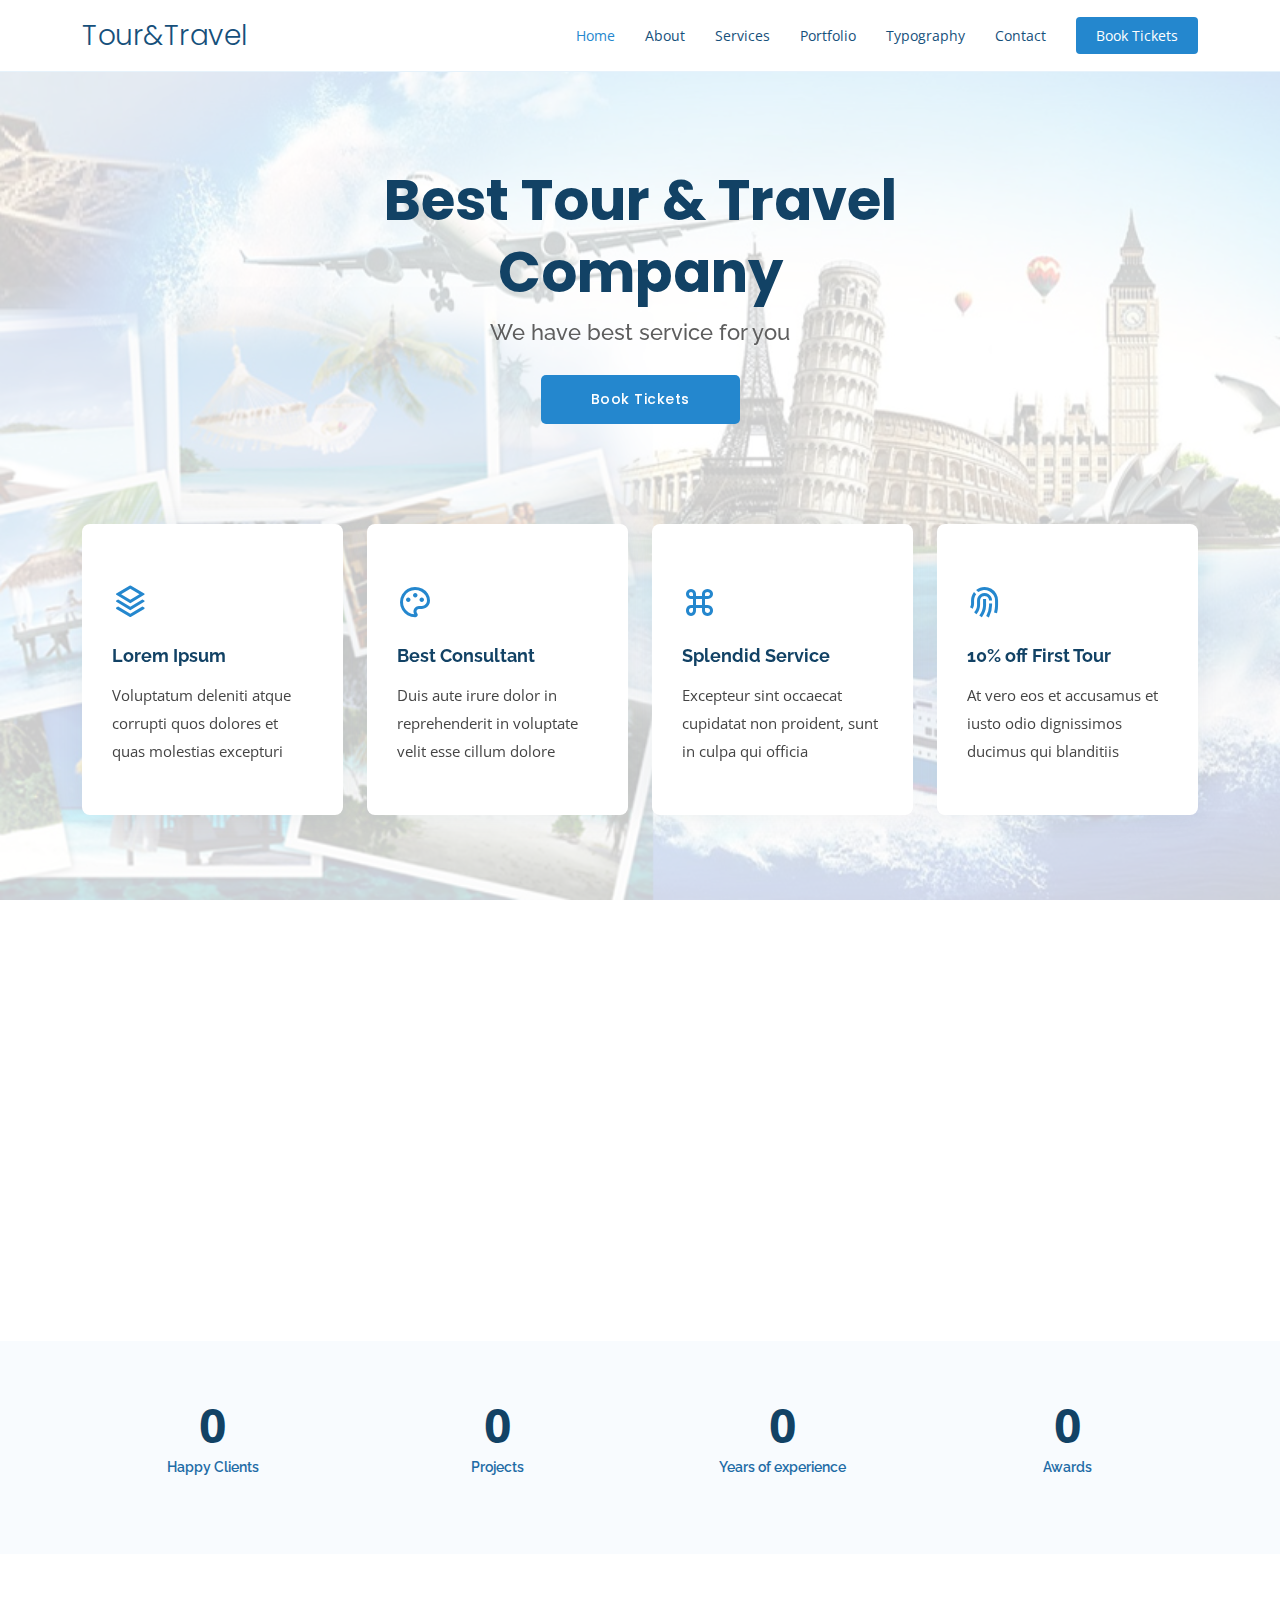
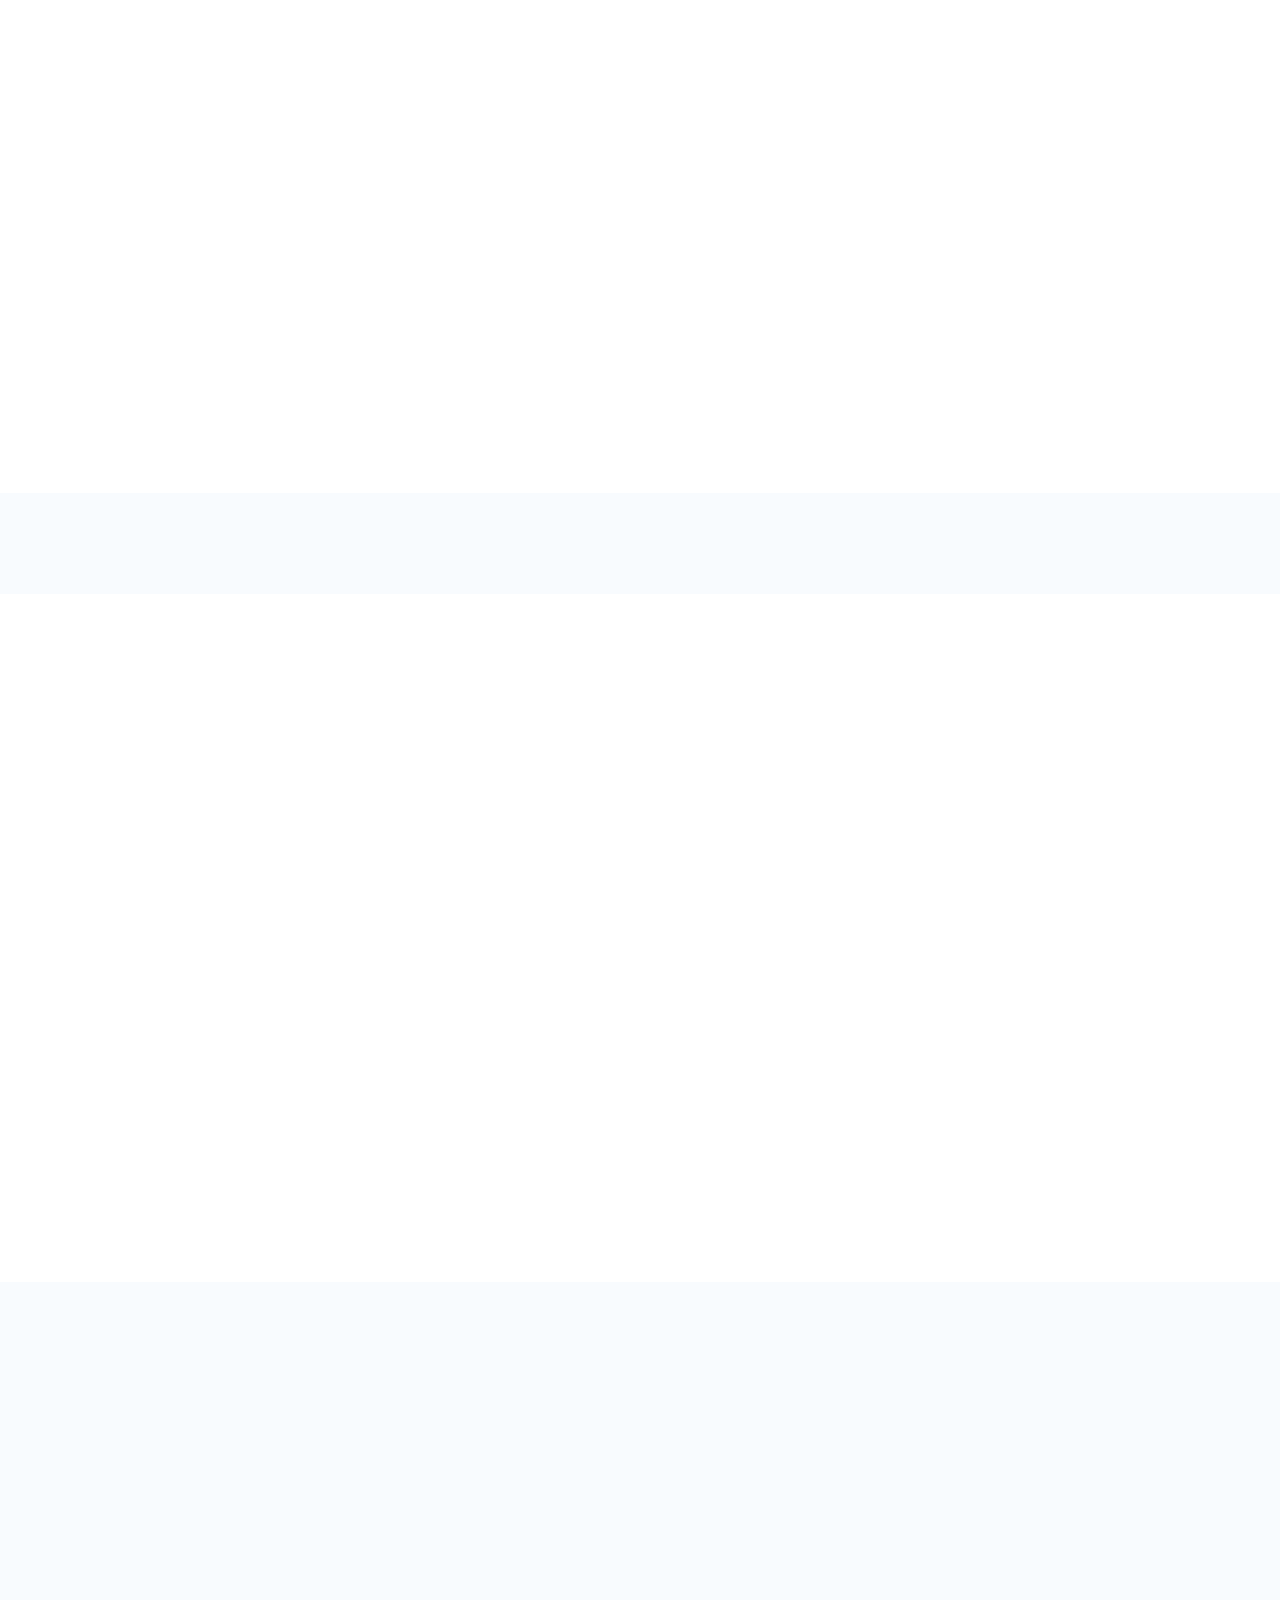
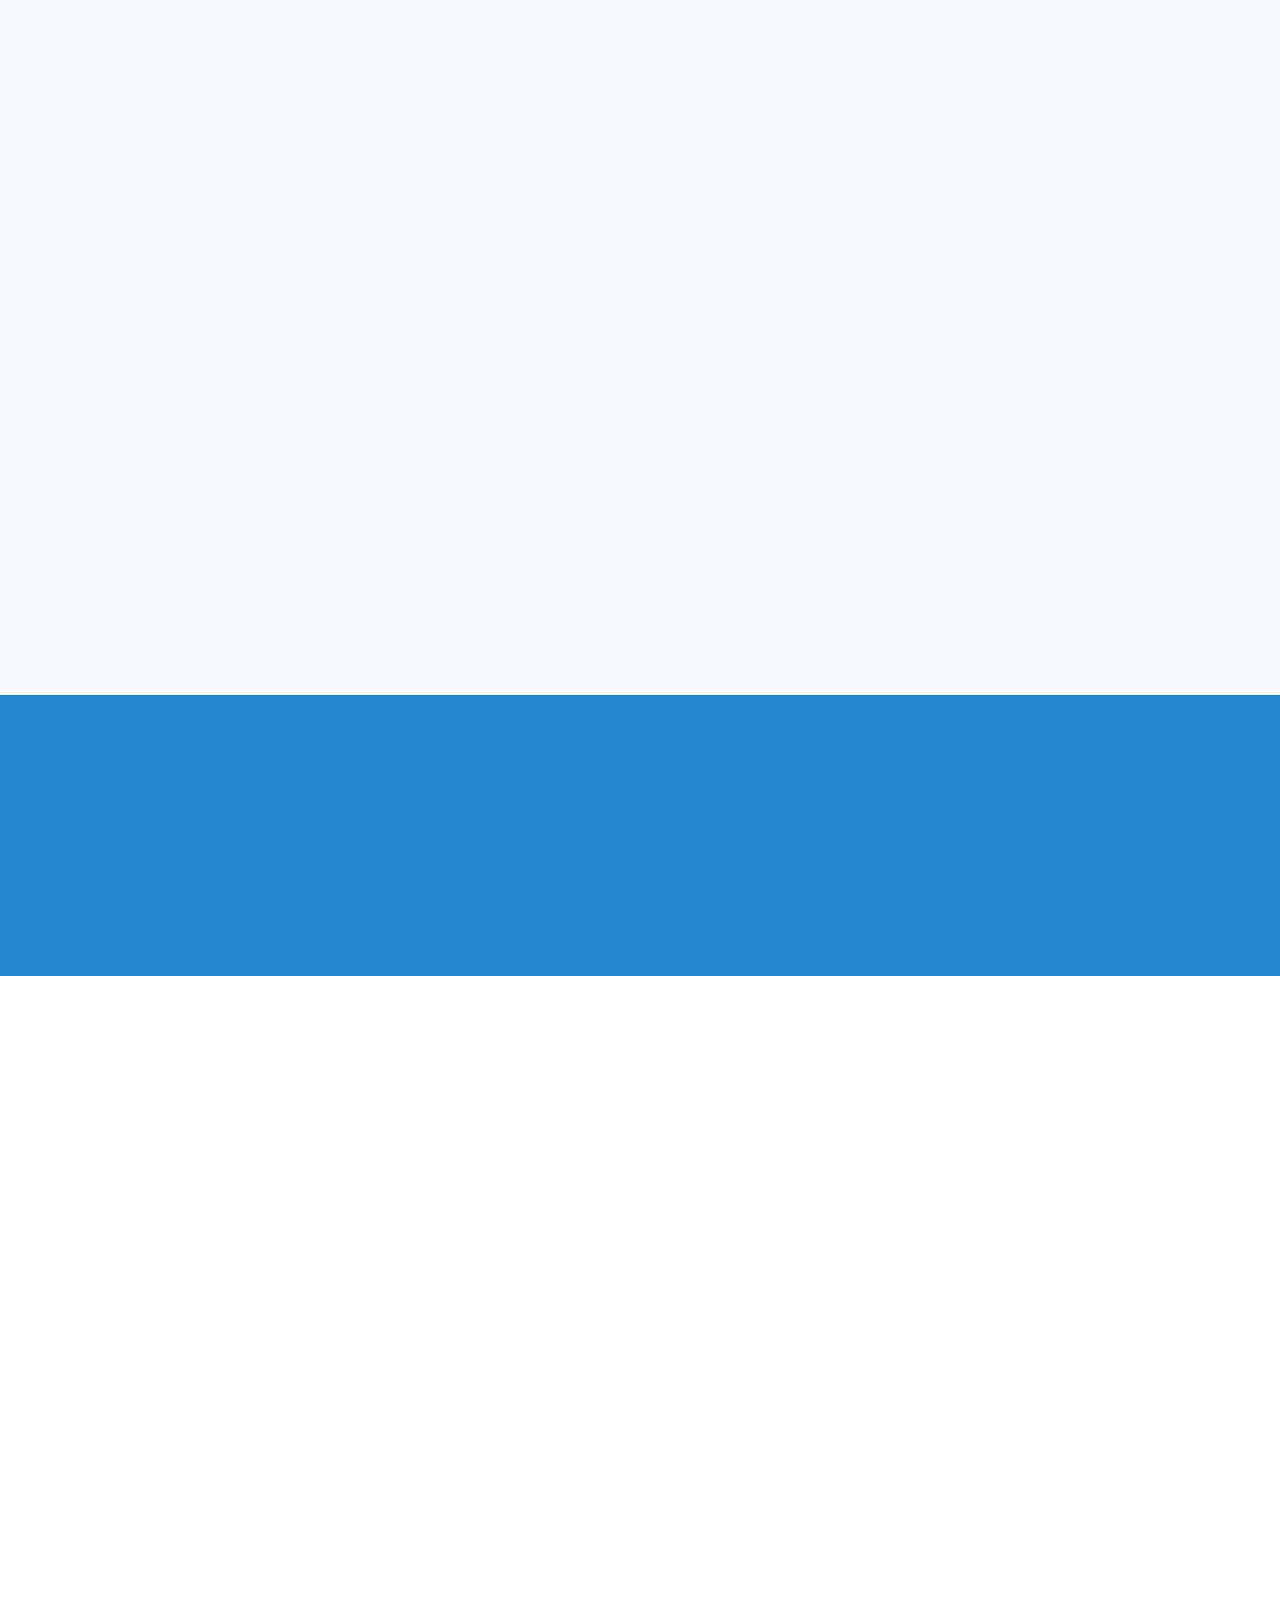
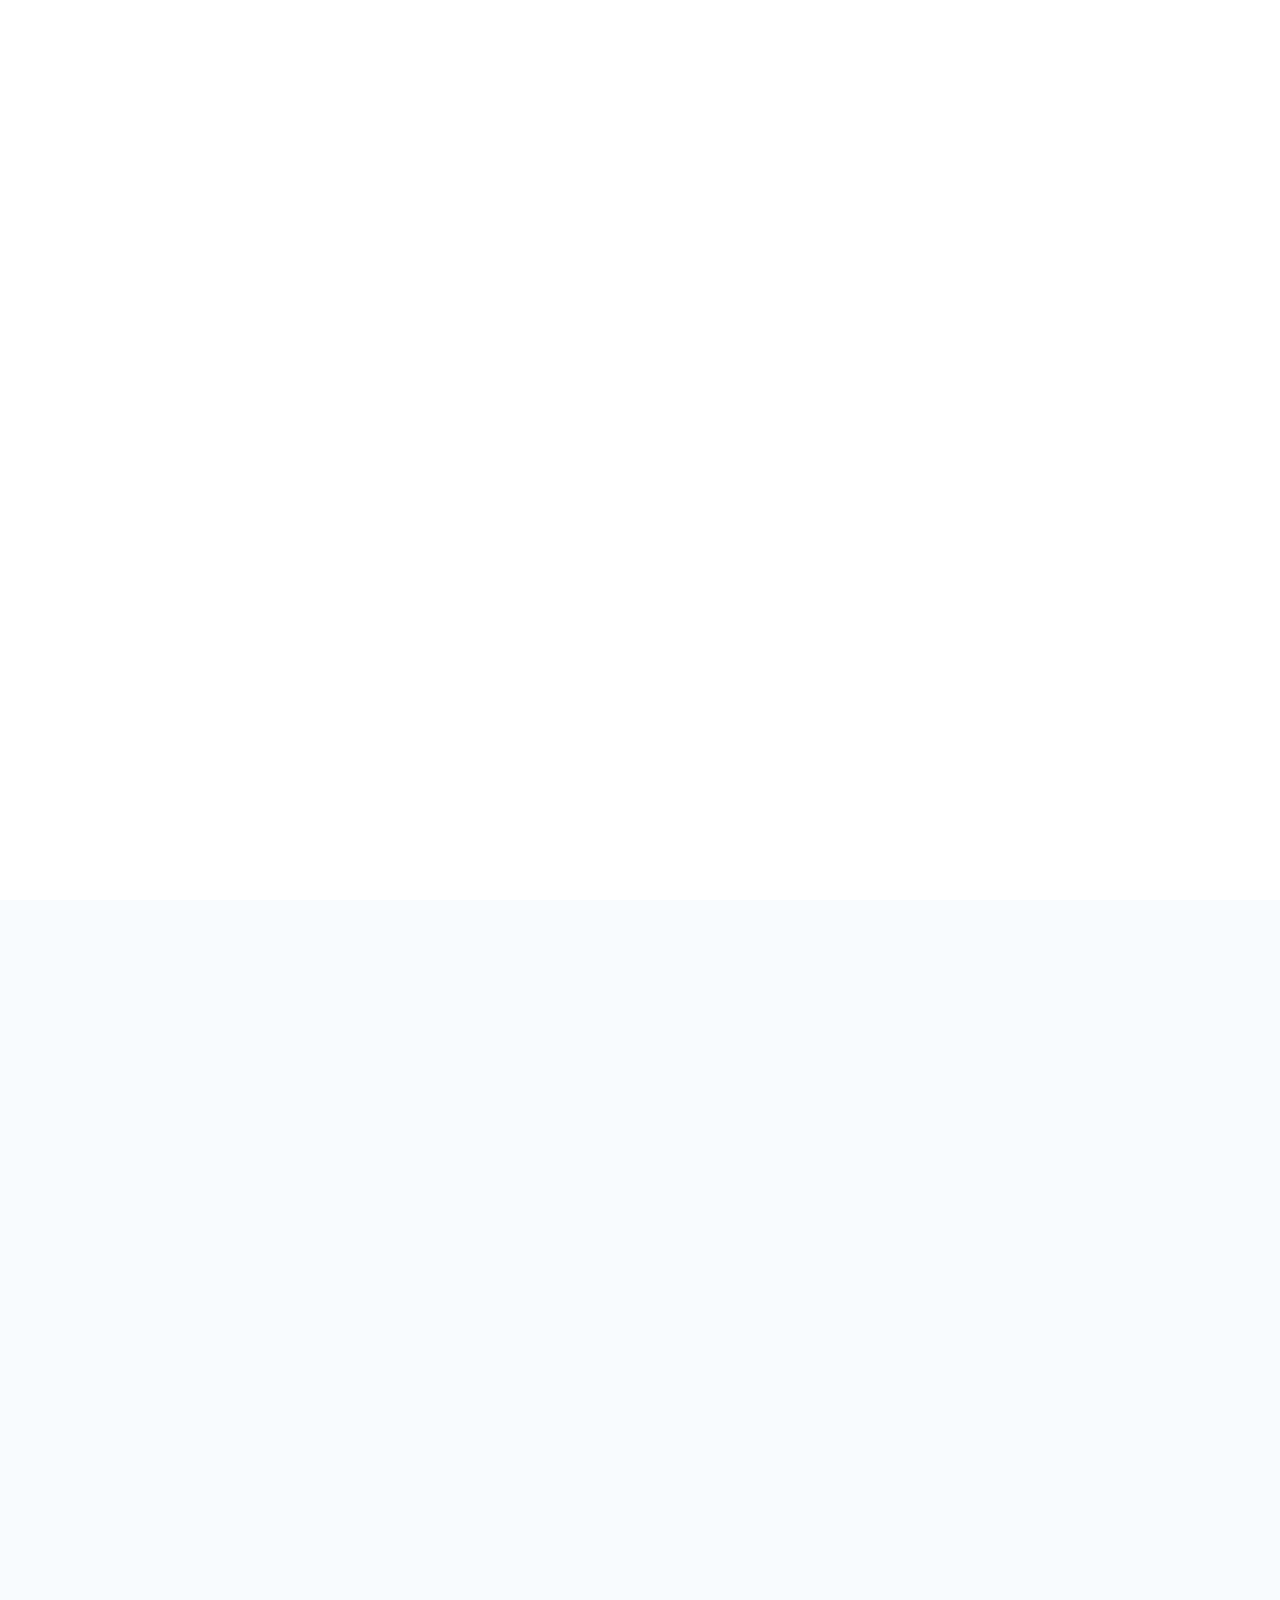
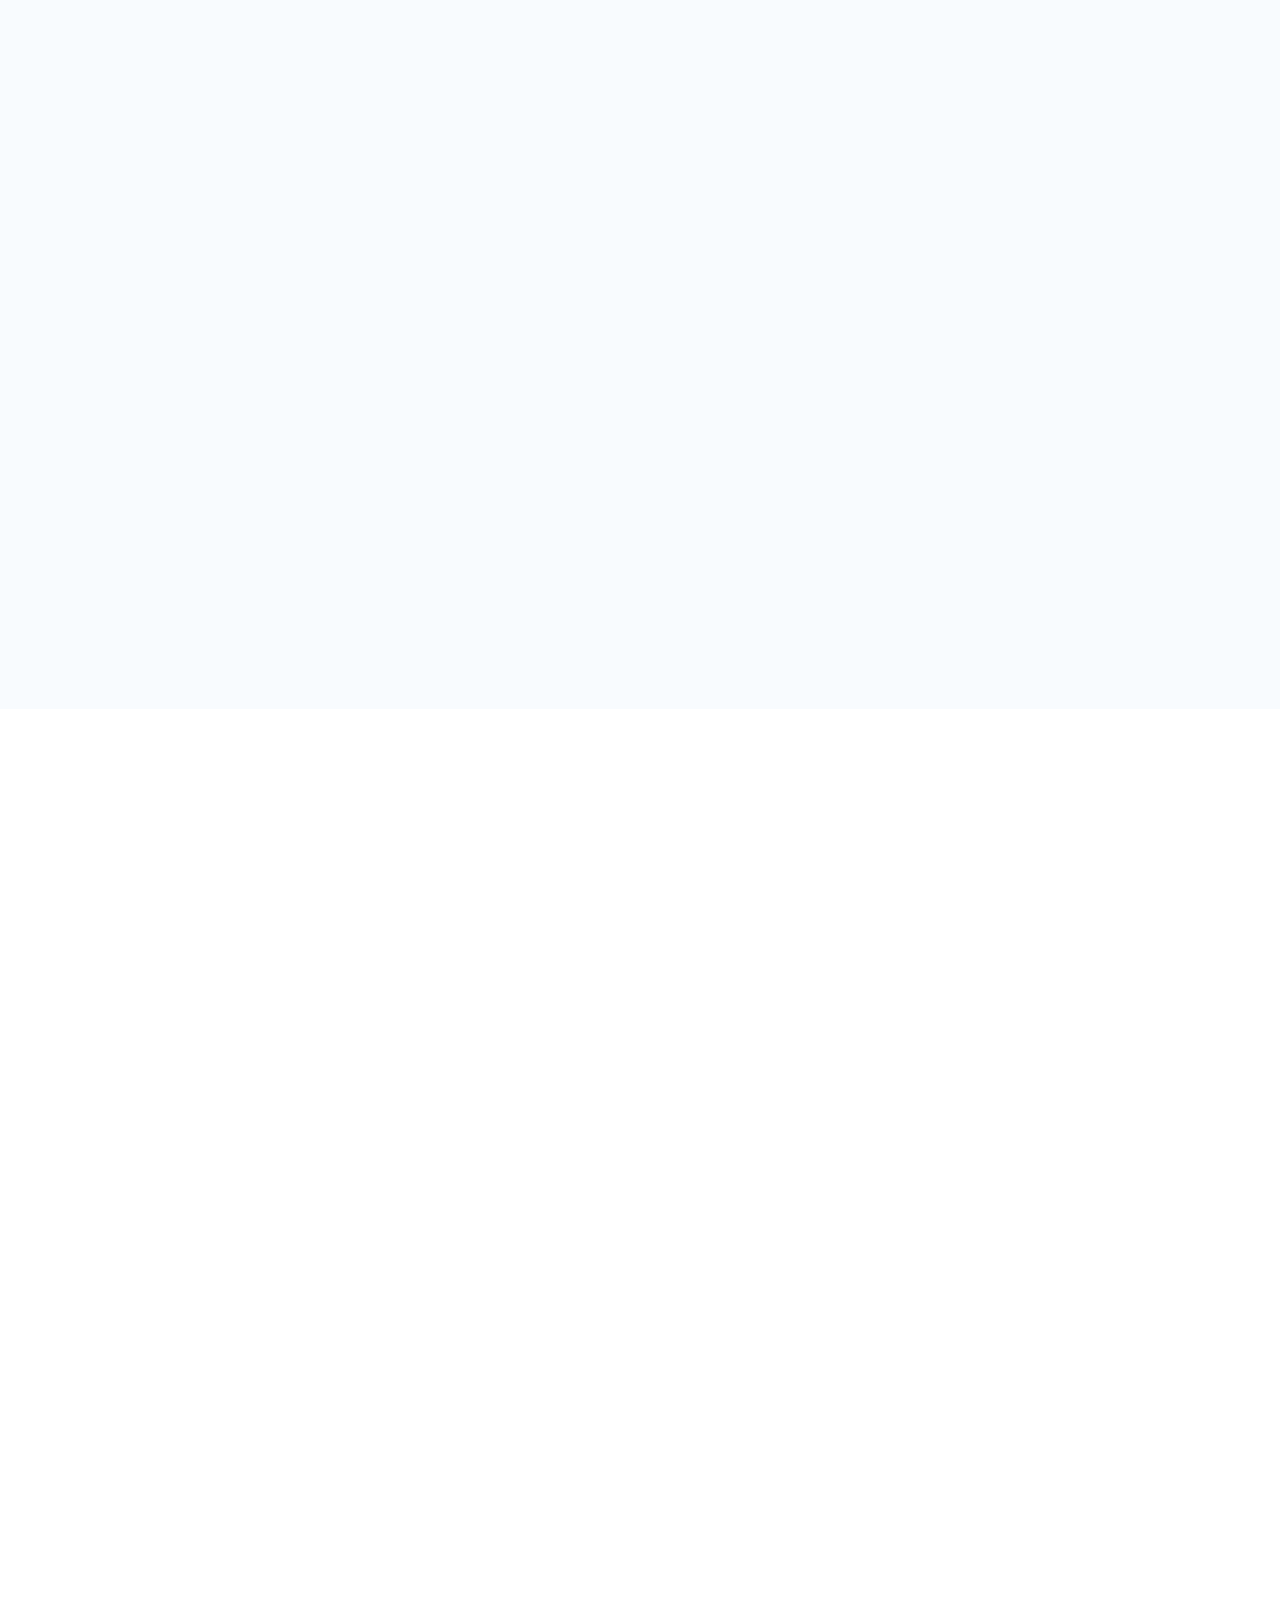
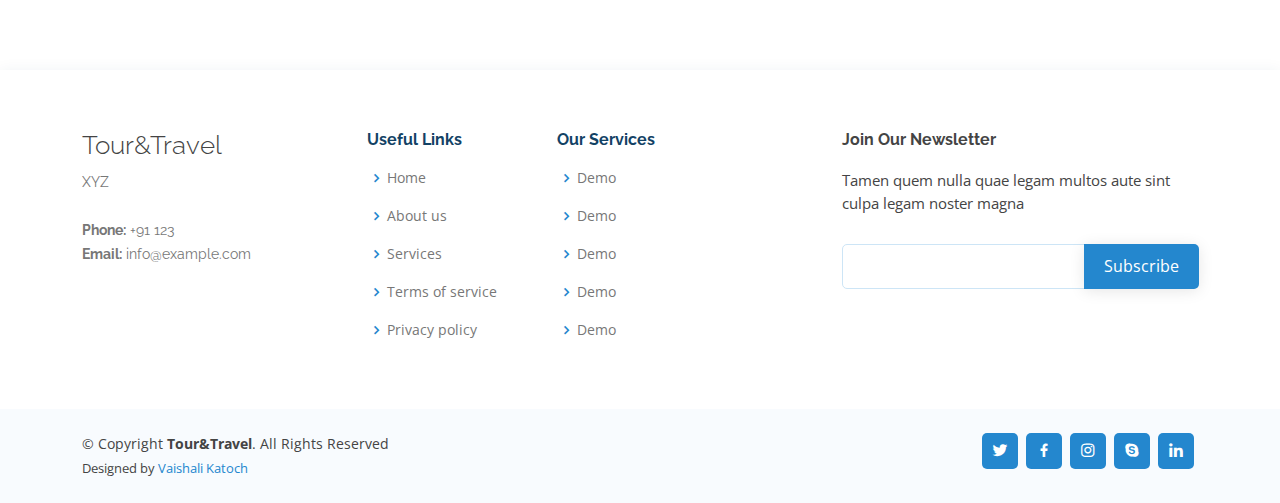
<file: index.html>
<!DOCTYPE html>
<html lang="en">

<head>
  <title>Travelling</title>
  <meta content="" name="description">
  <meta content="" name="keywords">

  <!-- Favicons -->
  <link href="assets/img/favicon.png" rel="icon">
  <link href="assets/img/apple-touch-icon.png" rel="apple-touch-icon">

  <!-- Google Fonts -->
  <link href="https://fonts.googleapis.com/css?family=Open+Sans:300,300i,400,400i,600,600i,700,700i|Raleway:300,300i,400,400i,500,500i,600,600i,700,700i|Poppins:300,300i,400,400i,500,500i,600,600i,700,700i" rel="stylesheet">

  <!-- Vendor CSS Files -->
  <link href="assets/vendor/aos/aos.css" rel="stylesheet">
  <link href="assets/vendor/bootstrap/css/bootstrap.min.css" rel="stylesheet">
  <link href="assets/vendor/bootstrap-icons/bootstrap-icons.css" rel="stylesheet">
  <link href="assets/vendor/boxicons/css/boxicons.min.css" rel="stylesheet">
  <link href="assets/vendor/glightbox/css/glightbox.min.css" rel="stylesheet">
  <link href="assets/vendor/remixicon/remixicon.css" rel="stylesheet">
  <link href="assets/vendor/swiper/swiper-bundle.min.css" rel="stylesheet">

  <link href="assets/css/style.css" rel="stylesheet">

</head>

<body>

  <!-- ======= Header ======= -->
  <header id="header" class="fixed-top">
    <div class="container d-flex align-items-center justify-content-between">

      <h1 class="logo"><a href="index.html">Tour&Travel</a></h1>
   
      <nav id="navbar" class="navbar">
        <ul>
          <li><a class="nav-link scrollto active" href="#hero">Home</a></li>
          <li><a class="nav-link scrollto" href="about.html">About</a></li>
          <li><a class="nav-link scrollto" href="#services">Services</a></li>
          <li><a class="nav-link scrollto o" href="#portfolio">Portfolio</a></li>
          <li><a class="nav-link scrollto" href="typography.html">Typography</a></li>
          <li><a class="nav-link scrollto" href="contact-us.html">Contact</a></li>
          <li><a class="getstarted scrollto" href="#about">Book Tickets</a></li>
        </ul>
        <i class="bi bi-list mobile-nav-toggle"></i>
      </nav><!-- .navbar -->

    </div>
  </header>

  <!-- ======= Hero Section ======= -->
  <section id="hero" class="d-flex align-items-center">
    <div class="container position-relative" data-aos="fade-up" data-aos-delay="100">
      <div class="row justify-content-center">
        <div class="col-xl-7 col-lg-9 text-center">
          <h1>Best Tour & Travel Company</h1>
          <h2>We have best service for you</h2>
        </div>
      </div>
      <div class="text-center">
        <a href="#about" class="btn-get-started scrollto">Book Tickets</a>
      </div>

      <div class="row icon-boxes">
        <div class="col-md-6 col-lg-3 d-flex align-items-stretch mb-5 mb-lg-0" data-aos="zoom-in" data-aos-delay="200">
          <div class="icon-box">
            <div class="icon"><i class="ri-stack-line"></i></div>
            <h4 class="title"><a href="">Lorem Ipsum</a></h4>
            <p class="description">Voluptatum deleniti atque corrupti quos dolores et quas molestias excepturi</p>
          </div>
        </div>

        <div class="col-md-6 col-lg-3 d-flex align-items-stretch mb-5 mb-lg-0" data-aos="zoom-in" data-aos-delay="300">
          <div class="icon-box">
            <div class="icon"><i class="ri-palette-line"></i></div>
            <h4 class="title"><a href="">Best Consultant</a></h4>
            <p class="description">Duis aute irure dolor in reprehenderit in voluptate velit esse cillum dolore</p>
          </div>
        </div>

        <div class="col-md-6 col-lg-3 d-flex align-items-stretch mb-5 mb-lg-0" data-aos="zoom-in" data-aos-delay="400">
          <div class="icon-box">
            <div class="icon"><i class="ri-command-line"></i></div>
            <h4 class="title"><a href="">Splendid Service</a></h4>
            <p class="description">Excepteur sint occaecat cupidatat non proident, sunt in culpa qui officia</p>
          </div>
        </div>

        <div class="col-md-6 col-lg-3 d-flex align-items-stretch mb-5 mb-lg-0" data-aos="zoom-in" data-aos-delay="500">
          <div class="icon-box">
            <div class="icon"><i class="ri-fingerprint-line"></i></div>
            <h4 class="title"><a href="">10% off First Tour</a></h4>
            <p class="description">At vero eos et accusamus et iusto odio dignissimos ducimus qui blanditiis</p>
          </div>
        </div>

      </div>
    </div>
  </section><!-- End Hero -->

  <main id="main">

    <!-- ======= About Section ======= -->
    <section id="about" class="about">
      <div class="container" data-aos="fade-up">

        <div class="section-title">
          <h2>About Us</h2>
          <p>Magnam dolores commodi suscipit. Necessitatibus eius consequatur ex aliquid fuga eum quidem. </p>
        </div>

        <div class="row content">
          <div class="col-lg-6">
            <p>
              Lorem ipsum dolor sit amet, consectetur adipiscing elit, sed do eiusmod tempor incididunt ut labore et dolore
              magna aliqua.
            </p>
            <ul>
              <li><i class="ri-check-double-line"></i> Ullamco laboris nisi ut aliquip ex ea commodo consequat</li>
              <li><i class="ri-check-double-line"></i> Duis aute irure dolor in reprehenderit in voluptate velit</li>
              <li><i class="ri-check-double-line"></i> Ullamco laboris nisi ut aliquip ex ea commodo consequat</li>
            </ul>
          </div>
          <div class="col-lg-6 pt-4 pt-lg-0">
            <p>
              Ullamco laboris nisi ut aliquip ex ea commodo consequat. Duis aute irure dolor in reprehenderit in voluptate
              velit esse cillum dolore eu fugiat nulla pariatur. Excepteur sint occaecat cupidatat non proident, sunt in
              culpa qui officia deserunt mollit anim id est laborum.
            </p>
            <a href="#" class="btn-learn-more">Learn More</a>
          </div>
        </div>

      </div>
    </section><!-- End About Section -->

    <!-- ======= Counts Section ======= -->
    <section id="counts" class="counts section-bg">
      <div class="container">

        <div class="row justify-content-end">

          <div class="col-lg-3 col-md-5 col-6 d-md-flex align-items-md-stretch">
            <div class="count-box">
              <span data-purecounter-start="0" data-purecounter-end="65" data-purecounter-duration="2" class="purecounter"></span>
              <p>Happy Clients</p>
            </div>
          </div>

          <div class="col-lg-3 col-md-5 col-6 d-md-flex align-items-md-stretch">
            <div class="count-box">
              <span data-purecounter-start="0" data-purecounter-end="85" data-purecounter-duration="2" class="purecounter"></span>
              <p>Projects</p>
            </div>
          </div>

          <div class="col-lg-3 col-md-5 col-6 d-md-flex align-items-md-stretch">
            <div class="count-box">
              <span data-purecounter-start="0" data-purecounter-end="30" data-purecounter-duration="2" class="purecounter"></span>
              <p>Years of experience</p>
            </div>
          </div>

          <div class="col-lg-3 col-md-5 col-6 d-md-flex align-items-md-stretch">
            <div class="count-box">
              <span data-purecounter-start="0" data-purecounter-end="20" data-purecounter-duration="2" class="purecounter"></span>
              <p>Awards</p>
            </div>
          </div>

        </div>

      </div>
    </section><!-- End Counts Section -->

    <!-- ======= About Video Section ======= -->
    <section id="about-video" class="about-video">
      <div class="container" data-aos="fade-up">

        <div class="row">

          <div class="col-lg-6 video-box align-self-baseline" data-aos="fade-right" data-aos-delay="100">
            <img src="assets/img/apple-touch-icon.png" class="img-fluid" alt="">
            <a href="https://youtu.be/xOttFdfJz-E" class="glightbox play-btn mb-4" data-vbtype="video" data-autoplay="true"></a>
          </div>

          <div class="col-lg-6 pt-3 pt-lg-0 content" data-aos="fade-left" data-aos-delay="100">
            <h3>We got 100% positive Feedback</h3>
            <p class="fst-italic">
              Lorem ipsum dolor sit amet, consectetur adipiscing elit, sed do eiusmod tempor incididunt ut labore et dolore
              magna aliqua.
            </p>
            <ul>
              <li><i class="bx bx-check-double"></i> Ullamco laboris nisi ut aliquip ex ea commodo consequat.</li>
              <li><i class="bx bx-check-double"></i> Duis aute irure dolor in reprehenderit in voluptate velit.</li>
              <li><i class="bx bx-check-double"></i> Voluptate repellendus pariatur reprehenderit corporis sint.</li>
              <li><i class="bx bx-check-double"></i> Ullamco laboris nisi ut aliquip ex ea commodo consequat. Duis aute irure dolor in reprehenderit in voluptate trideta storacalaperda mastiro dolore eu fugiat nulla pariatur.</li>
            </ul>
            <p>
              Ullamco laboris nisi ut aliquip ex ea commodo consequat. Duis aute irure dolor in reprehenderit in voluptate
              velit esse cillum dolore eu fugiat nulla pariatur. Excepteur sint occaecat cupidatat non proident, sunt in
              culpa qui officia deserunt mollit anim id est laborum
            </p>
          </div>

        </div>

      </div>
    </section><!-- End About Video Section -->

    <!-- ======= Clients Section ======= -->
    <section id="clients" class="clients section-bg">
      <div class="container">

        <div class="row">

          <div class="col-lg-2 col-md-4 col-6 d-flex align-items-center justify-content-center" data-aos="zoom-in">
            <img src="assets/img/clients/client-1.png" class="img-fluid" alt="">
          </div>

          <div class="col-lg-2 col-md-4 col-6 d-flex align-items-center justify-content-center" data-aos="zoom-in">
            <img src="assets/img/clients/client-2.png" class="img-fluid" alt="">
          </div>

          <div class="col-lg-2 col-md-4 col-6 d-flex align-items-center justify-content-center" data-aos="zoom-in">
            <img src="assets/img/clients/client-3.png" class="img-fluid" alt="">
          </div>

          <div class="col-lg-2 col-md-4 col-6 d-flex align-items-center justify-content-center" data-aos="zoom-in">
            <img src="assets/img/clients/client-4.png" class="img-fluid" alt="">
          </div>

          <div class="col-lg-2 col-md-4 col-6 d-flex align-items-center justify-content-center" data-aos="zoom-in">
            <img src="assets/img/clients/client-5.png" class="img-fluid" alt="">
          </div>

          <div class="col-lg-2 col-md-4 col-6 d-flex align-items-center justify-content-center" data-aos="zoom-in">
            <img src="assets/img/clients/client-6.png" class="img-fluid" alt="">
          </div>

        </div>

      </div>
    </section><!-- End Clients Section -->

    <!-- ======= Testimonials Section ======= -->
    <section id="testimonials" class="testimonials">
      <div class="container" data-aos="fade-up">

        <div class="section-title">
          <h2>Testimonials</h2>
          <p>We got excellent you can check in comment section</p>
        </div>

        <div class="testimonials-slider swiper" data-aos="fade-up" data-aos-delay="100">
          <div class="swiper-wrapper">

            <div class="swiper-slide">
              <div class="testimonial-item">
                <p>
                  <i class="bx bxs-quote-alt-left quote-icon-left"></i>
                  Proin iaculis purus consequat sem cure digni ssim donec porttitora entum suscipit rhoncus. Accusantium quam, ultricies eget id, aliquam eget nibh et. Maecen aliquam, risus at semper.
                  <i class="bx bxs-quote-alt-right quote-icon-right"></i>
                </p>
                <img src="assets/img/testimonials/testimonials-1.jpg" class="testimonial-img" alt="">
                <h3>Name</h3>
                <h4>Client</h4>
              </div>
            </div><!-- End testimonial item -->

            <div class="swiper-slide">
              <div class="testimonial-item">
                <p>
                  <i class="bx bxs-quote-alt-left quote-icon-left"></i>
                  Export tempor illum tamen malis malis eram quae irure esse labore quem cillum quid cillum eram malis quorum velit fore eram velit sunt aliqua noster fugiat irure amet legam anim culpa.
                  <i class="bx bxs-quote-alt-right quote-icon-right"></i>
                </p>
                <img src="assets/img/testimonials/testimonials-2.jpg" class="testimonial-img" alt="">
                <h3>Name</h3>
                <h4>Client</h4>
              </div>
            </div><!-- End testimonial item -->

            <div class="swiper-slide">
              <div class="testimonial-item">
                <p>
                  <i class="bx bxs-quote-alt-left quote-icon-left"></i>
                  Enim nisi quem export duis labore cillum quae magna enim sint quorum nulla quem veniam duis minim tempor labore quem eram duis noster aute amet eram fore quis sint minim.
                  <i class="bx bxs-quote-alt-right quote-icon-right"></i>
                </p>
                <img src="assets/img/testimonials/testimonials-3.jpg" class="testimonial-img" alt="">
                <h3>Name</h3>
                <h4>Client</h4>
              </div>
            </div><!-- End testimonial item -->

            <div class="swiper-slide">
              <div class="testimonial-item">
                <p>
                  <i class="bx bxs-quote-alt-left quote-icon-left"></i>
                  Fugiat enim eram quae cillum dolore dolor amet nulla culpa multos export minim fugiat minim velit minim dolor enim duis veniam ipsum anim magna sunt elit fore quem dolore labore illum veniam.
                  <i class="bx bxs-quote-alt-right quote-icon-right"></i>
                </p>
                <img src="assets/img/testimonials/testimonials-4.jpg" class="testimonial-img" alt="">
                <h3>Name</h3>
                <h4>Client</h4>
              </div>
            </div><!-- End testimonial item -->

            <div class="swiper-slide">
              <div class="testimonial-item">
                <p>
                  <i class="bx bxs-quote-alt-left quote-icon-left"></i>
                  Quis quorum aliqua sint quem legam fore sunt eram irure aliqua veniam tempor noster veniam enim culpa labore duis sunt culpa nulla illum cillum fugiat legam esse veniam culpa fore nisi cillum quid.
                  <i class="bx bxs-quote-alt-right quote-icon-right"></i>
                </p>
                <img src="assets/img/testimonials/testimonials-5.jpg" class="testimonial-img" alt="">
                <h3>Name</h3>
                <h4>Client</h4>
              </div>
            </div><!-- End testimonial item -->

          </div>
          <div class="swiper-pagination"></div>
        </div>

      </div>
    </section><!-- End Testimonials Section -->

    <!-- ======= Services Section ======= -->
    <section id="services" class="services section-bg">
      <div class="container" data-aos="fade-up">

        <div class="section-title">
          <h2>Sevices</h2>
          <p>Magnam dolores commodi suscipit. Necessitatibus eius consequatur ex aliquid fuga eum quidem. Sit sint consectetur velit. Quisquam quos quisquam cupiditate. Et nemo qui impedit suscipit alias ea. Quia fugiat sit in iste officiis commodi quidem hic quas.</p>
        </div>

        <div class="row">
          <div class="col-lg-4 col-md-6 d-flex align-items-stretch" data-aos="zoom-in" data-aos-delay="100">
            <div class="icon-box iconbox-blue">
              <div class="icon">
                <svg width="100" height="100" viewBox="0 0 600 600" xmlns="http://www.w3.org/2000/svg">
                  <path stroke="none" stroke-width="0" fill="#f5f5f5" d="M300,521.0016835830174C376.1290562159157,517.8887921683347,466.0731472004068,529.7835943286574,510.70327084640275,468.03025145048787C554.3714126377745,407.6079735673963,508.03601936045806,328.9844924480964,491.2728898941984,256.3432110539036C474.5976632858925,184.082847569629,479.9380746630129,96.60480741107993,416.23090153303,58.64404602377083C348.86323505073057,18.502131276798302,261.93793281208167,40.57373210992963,193.5410806939664,78.93577620505333C130.42746243093433,114.334589627462,98.30271207620316,179.96522072025542,76.75703585869454,249.04625023123273C51.97151888228291,328.5150500222984,13.704378332031375,421.85034740162234,66.52175969318436,486.19268352777647C119.04800174914682,550.1803526380478,217.28368757567262,524.383925680826,300,521.0016835830174"></path>
                </svg>
                <i class="bx bxl-dribbble"></i>
              </div>
              <h4><a href="">Lorem Ipsum</a></h4>
              <p>Voluptatum deleniti atque corrupti quos dolores et quas molestias excepturi</p>
            </div>
          </div>

          <div class="col-lg-4 col-md-6 d-flex align-items-stretch mt-4 mt-md-0" data-aos="zoom-in" data-aos-delay="200">
            <div class="icon-box iconbox-orange ">
              <div class="icon">
                <svg width="100" height="100" viewBox="0 0 600 600" xmlns="http://www.w3.org/2000/svg">
                  <path stroke="none" stroke-width="0" fill="#f5f5f5" d="M300,582.0697525312426C382.5290701553225,586.8405444964366,449.9789794690241,525.3245884688669,502.5850820975895,461.55621195738473C556.606425686781,396.0723002908107,615.8543463187945,314.28637112970534,586.6730223649479,234.56875336149918C558.9533121215079,158.8439757836574,454.9685369536778,164.00468322053177,381.49747125262974,130.76875717737553C312.15926192815925,99.40240125094834,248.97055460311594,18.661163978235184,179.8680185752513,50.54337015887873C110.5421016452524,82.52863877960104,119.82277516462835,180.83849132639028,109.12597500060166,256.43424936330496C100.08760227029461,320.3096726198365,92.17705696193138,384.0621239912766,124.79988738764834,439.7174275375508C164.83382741302287,508.01625554203684,220.96474134820875,577.5009287672846,300,582.0697525312426"></path>
                </svg>
                <i class="bx bx-file"></i>
              </div>
              <h4><a href="">Lorem Ipsum</a></h4>
              <p>Duis aute irure dolor in reprehenderit in voluptate velit esse cillum dolore</p>
            </div>
          </div>

          <div class="col-lg-4 col-md-6 d-flex align-items-stretch mt-4 mt-lg-0" data-aos="zoom-in" data-aos-delay="300">
            <div class="icon-box iconbox-pink">
              <div class="icon">
                <svg width="100" height="100" viewBox="0 0 600 600" xmlns="http://www.w3.org/2000/svg">
                  <path stroke="none" stroke-width="0" fill="#f5f5f5" d="M300,541.5067337569781C382.14930387511276,545.0595476570109,479.8736841581634,548.3450877840088,526.4010558755058,480.5488172755941C571.5218469581645,414.80211281144784,517.5187510058486,332.0715597781072,496.52539010469104,255.14436215662573C477.37192572678356,184.95920475031193,473.57363656557914,105.61284051026155,413.0603344069578,65.22779650032875C343.27470386102294,18.654635553484475,251.2091493199835,5.337323636656869,175.0934190732945,40.62881213300186C97.87086631185822,76.43348514350839,51.98124368387456,156.15599469081315,36.44837278890362,239.84606092416172C21.716077023791087,319.22268207091537,43.775223500013084,401.1760424656574,96.891909868211,461.97329694683043C147.22146801428983,519.5804099606455,223.5754009179313,538.201503339737,300,541.5067337569781"></path>
                </svg>
                <i class="bx bx-tachometer"></i>
              </div>
              <h4><a href="">Lorem Ipsum</a></h4>
              <p>Excepteur sint occaecat cupidatat non proident, sunt in culpa qui officia</p>
            </div>
          </div>

          <div class="col-lg-4 col-md-6 d-flex align-items-stretch mt-4" data-aos="zoom-in" data-aos-delay="100">
            <div class="icon-box iconbox-yellow">
              <div class="icon">
                <svg width="100" height="100" viewBox="0 0 600 600" xmlns="http://www.w3.org/2000/svg">
                  <path stroke="none" stroke-width="0" fill="#f5f5f5" d="M300,503.46388370962813C374.79870501325706,506.71871716319447,464.8034551963731,527.1746412648533,510.4981551193396,467.86667711651364C555.9287308511215,408.9015244558933,512.6030010748507,327.5744911775523,490.211057578863,256.5855673507754C471.097692560561,195.9906835881958,447.69079081568157,138.11976852964426,395.19560036434837,102.3242989838813C329.3053358748298,57.3949838291264,248.02791733380457,8.279543830951368,175.87071277845988,42.242879143198664C103.41431057327972,76.34704239035025,93.79494320519305,170.9812938413882,81.28167332365135,250.07896920659033C70.17666984294237,320.27484674793965,64.84698225790005,396.69656628748305,111.28512138212992,450.4950937839243C156.20124167950087,502.5303643271138,231.32542653798444,500.4755392045468,300,503.46388370962813"></path>
                </svg>
                <i class="bx bx-layer"></i>
              </div>
              <h4><a href="">Lorem Ipsum</a></h4>
              <p>At vero eos et accusamus et iusto odio dignissimos ducimus qui blanditiis</p>
            </div>
          </div>

          <div class="col-lg-4 col-md-6 d-flex align-items-stretch mt-4" data-aos="zoom-in" data-aos-delay="200">
            <div class="icon-box iconbox-red">
              <div class="icon">
                <svg width="100" height="100" viewBox="0 0 600 600" xmlns="http://www.w3.org/2000/svg">
                  <path stroke="none" stroke-width="0" fill="#f5f5f5" d="M300,532.3542879108572C369.38199826031484,532.3153073249985,429.10787420159085,491.63046689027357,474.5244479745417,439.17860296908856C522.8885846962883,383.3225815378663,569.1668002868075,314.3205725914397,550.7432151929288,242.7694973846089C532.6665558377875,172.5657663291529,456.2379748765914,142.6223662098291,390.3689995646985,112.34683881706744C326.66090330228417,83.06452184765237,258.84405631176094,53.51806209861945,193.32584062364296,78.48882559362697C121.61183558270385,105.82097193414197,62.805066853699245,167.19869350419734,48.57481801355237,242.6138429142374C34.843463184063346,315.3850353017275,76.69343916112496,383.4422959591041,125.22947124332185,439.3748458443577C170.7312796277747,491.8107796887764,230.57421082200815,532.3932930995766,300,532.3542879108572"></path>
                </svg>
                <i class="bx bx-slideshow"></i>
              </div>
              <h4><a href="">Lorem Ipsum</a></h4>
              <p>Quis consequatur saepe eligendi voluptatem consequatur dolor consequuntur</p>
            </div>
          </div>

          <div class="col-lg-4 col-md-6 d-flex align-items-stretch mt-4" data-aos="zoom-in" data-aos-delay="300">
            <div class="icon-box iconbox-teal">
              <div class="icon">
                <svg width="100" height="100" viewBox="0 0 600 600" xmlns="http://www.w3.org/2000/svg">
                  <path stroke="none" stroke-width="0" fill="#f5f5f5" d="M300,566.797414625762C385.7384707136149,576.1784315230908,478.7894351017131,552.8928747891023,531.9192734346935,484.94944893311C584.6109503024035,417.5663521118492,582.489472248146,322.67544863468447,553.9536738515405,242.03673114598146C529.1557734026468,171.96086150256528,465.24506316201064,127.66468636344209,395.9583748389544,100.7403814666027C334.2173773831606,76.7482773500951,269.4350130405921,84.62216499799875,207.1952322260088,107.2889140133804C132.92018162631612,134.33871894543012,41.79353780512637,160.00259165414826,22.644507872594943,236.69541883565114C3.319112789854554,314.0945973066697,72.72355303640163,379.243833228382,124.04198916343866,440.3218312028393C172.9286146004772,498.5055451809895,224.45579914871206,558.5317968840102,300,566.797414625762"></path>
                </svg>
                <i class="bx bx-arch"></i>
              </div>
              <h4><a href="">Lorem Ipsum</a></h4>
              <p>Modi nostrum vel laborum. Porro fugit error sit minus sapiente sit aspernatur</p>
            </div>
          </div>

        </div>

      </div>
    </section><!-- End Sevices Section -->

    <!-- ======= Cta Section ======= -->
    <section id="cta" class="cta">
      <div class="container" data-aos="zoom-in">
        <div class="text-center">
          <h3>Call Us And Book Your Trip</h3>
          <p> Duis aute irure dolor in reprehenderit in voluptate velit esse cillum dolore eu fugiat nulla pariatur. Excepteur sint occaecat cupidatat non proident, sunt in culpa qui officia deserunt mollit anim id est laborum.</p>
          <a class="cta-btn" href="#">Book Your Trip</a>
        </div>
      </div>
    </section><!-- End Cta Section -->

    <!-- ======= Portfolio Section ======= -->
    <section id="portfolio" class="portfolio">
      <div class="container" data-aos="fade-up">

        <div class="section-title">
          <h2>Portfolio</h2>
          <p>Magnam dolores commodi suscipit. Necessitatibus eius consequatur ex aliquid fuga eum quidem. Sit sint consectetur velit. Quisquam quos quisquam cupiditate. Et nemo qui impedit suscipit alias ea. Quia fugiat sit in iste officiis commodi quidem hic quas.</p>
        </div>

        <div class="row" data-aos="fade-up" data-aos-delay="150">
          <div class="col-lg-12 d-flex justify-content-center">
            <ul id="portfolio-flters">
              <li data-filter="*" class="filter-active">All</li>
              <li data-filter=".filter-app">Mountain</li>
              <li data-filter=".filter-card">Forest</li>
              <li data-filter=".filter-web">Historical</li>
            </ul>
          </div>
        </div>

        <div class="row portfolio-container" data-aos="fade-up" data-aos-delay="300">

          <div class="col-lg-4 col-md-6 portfolio-item filter-app">
            <div class="portfolio-wrap">
              <img src="assets/img/portfolio/portfolio-1.jpg" class="img-fluid" alt="">
              <div class="portfolio-info">
                <h4>Travelling1</h4>
                <p>App</p>
                <div class="portfolio-links">
                  <a href="assets/img/portfolio/portfolio-1.jpg" data-gallery="portfolioGallery" class="portfolio-lightbox" title="Travelling1"><i class="bx bx-plus"></i></a>
                  <a href="portfolio-details.html" title="More Details"><i class="bx bx-link"></i></a>
                </div>
              </div>
            </div>
          </div>

          <div class="col-lg-4 col-md-6 portfolio-item filter-web">
            <div class="portfolio-wrap">
              <img src="assets/img/portfolio/portfolio-1.jpg" class="img-fluid" alt="">
              <div class="portfolio-info">
                <h4>Tour 3</h4>
                <p>Tour</p>
                <div class="portfolio-links">
                  <a href="assets/img/portfolio/portfolio-1.jpg" data-gallery="portfolioGallery" class="portfolio-lightbox" title="Web 3"><i class="bx bx-plus"></i></a>
                  <a href="portfolio-details.html" title="More Details"><i class="bx bx-link"></i></a>
                </div>
              </div>
            </div>
          </div>

          <div class="col-lg-4 col-md-6 portfolio-item filter-app">
            <div class="portfolio-wrap">
              <img src="assets/img/portfolio/portfolio-1.jpg" class="img-fluid" alt="">
              <div class="portfolio-info">
                <h4>Travelling2</h4>
                <p>Tour</p>
                <div class="portfolio-links">
                  <a href="assets/img/portfolio/portfolio-1.jpg" data-gallery="portfolioGallery" class="portfolio-lightbox" title="Travelling2"><i class="bx bx-plus"></i></a>
                  <a href="portfolio-details.html" title="More Details"><i class="bx bx-link"></i></a>
                </div>
              </div>
            </div>
          </div>

          <div class="col-lg-4 col-md-6 portfolio-item filter-card">
            <div class="portfolio-wrap">
              <img src="assets/img/portfolio/portfolio-1.jpg" class="img-fluid" alt="">
              <div class="portfolio-info">
                <h4>tour 2</h4>
                <p>tour</p>
                <div class="portfolio-links">
                  <a href="assets/img/portfolio/portfolio-1.jpg" data-gallery="portfolioGallery" class="portfolio-lightbox" title="Card 2"><i class="bx bx-plus"></i></a>
                  <a href="portfolio-details.html" title="More Details"><i class="bx bx-link"></i></a>
                </div>
              </div>
            </div>
          </div>

          <div class="col-lg-4 col-md-6 portfolio-item filter-web">
            <div class="portfolio-wrap">
              <img src="assets/img/portfolio/portfolio-1.jpg" class="img-fluid" alt="">
              <div class="portfolio-info">
                <h4>tour 2</h4>
                <p>tour</p>
                <div class="portfolio-links">
                  <a href="assets/img/portfolio/portfolio-1.jpg" data-gallery="portfolioGallery" class="portfolio-lightbox" title="Web 2"><i class="bx bx-plus"></i></a>
                  <a href="portfolio-details.html" title="More Details"><i class="bx bx-link"></i></a>
                </div>
              </div>
            </div>
          </div>

          <div class="col-lg-4 col-md-6 portfolio-item filter-app">
            <div class="portfolio-wrap">
              <img src="assets/img/portfolio/portfolio-1.jpg" class="img-fluid" alt="">
              <div class="portfolio-info">
                <h4>Travelling3</h4>
                <p>tour</p>
                <div class="portfolio-links">
                  <a href="assets/img/portfolio/portfolio-1.jpg" data-gallery="portfolioGallery" class="portfolio-lightbox" title="Travelling3"><i class="bx bx-plus"></i></a>
                  <a href="portfolio-details.html" title="More Details"><i class="bx bx-link"></i></a>
                </div>
              </div>
            </div>
          </div>

          <div class="col-lg-4 col-md-6 portfolio-item filter-card">
            <div class="portfolio-wrap">
              <img src="assets/img/portfolio/portfolio-1.jpg" class="img-fluid" alt="">
              <div class="portfolio-info">
                <h4>tour 1</h4>
                <p>tour</p>
                <div class="portfolio-links">
                  <a href="assets/img/portfolio/portfolio-1.jpg" data-gallery="portfolioGallery" class="portfolio-lightbox" title="Card 1"><i class="bx bx-plus"></i></a>
                  <a href="portfolio-details.html" title="More Details"><i class="bx bx-link"></i></a>
                </div>
              </div>
            </div>
          </div>

          <div class="col-lg-4 col-md-6 portfolio-item filter-card">
            <div class="portfolio-wrap">
              <img src="assets/img/portfolio/portfolio-1.jpg" class="img-fluid" alt="">
              <div class="portfolio-info">
                <h4>tour 3</h4>
                <p>tour</p>
                <div class="portfolio-links">
                  <a href="assets/img/portfolio/portfolio-1.jpg" data-gallery="portfolioGallery" class="portfolio-lightbox" title="Card 3"><i class="bx bx-plus"></i></a>
                  <a href="portfolio-details.html" title="More Details"><i class="bx bx-link"></i></a>
                </div>
              </div>
            </div>
          </div>

          <div class="col-lg-4 col-md-6 portfolio-item filter-web">
            <div class="portfolio-wrap">
              <img src="assets/img/portfolio/portfolio-1.jpg" class="img-fluid" alt="">
              <div class="portfolio-info">
                <h4>tour 3</h4>
                <p>tour</p>
                <div class="portfolio-links">
                  <a href="assets/img/portfolio/portfolio-1.jpg" data-gallery="portfolioGallery" class="portfolio-lightbox" title="Web 3"><i class="bx bx-plus"></i></a>
                  <a href="portfolio-details.html" title="More Details"><i class="bx bx-link"></i></a>
                </div>
              </div>
            </div>
          </div>

        </div>

      </div>
    </section><!-- End Portfolio Section -->

    <!-- ======= Team Section ======= -->
    <section id="team" class="team section-bg">
      <div class="container" data-aos="fade-up">

        <div class="section-title">
          <h2>Consultant</h2>
          <p>Magnam dolores commodi suscipit. Necessitatibus eius consequatur ex aliquid fuga eum quidem. Sit sint consectetur velit. Quisquam quos quisquam cupiditate. Et nemo qui impedit suscipit alias ea. Quia fugiat sit in iste officiis commodi quidem hic quas.</p>
        </div>

        <div class="row">

          <div class="col-lg-3 col-md-6 d-flex align-items-stretch" data-aos="fade-up" data-aos-delay="100">
            <div class="member">
              <div class="member-img">
                <img src="assets/img/team/agent1.png" class="img-fluid" alt="">
                <div class="social">
                  <a href=""><i class="bi bi-twitter"></i></a>
                  <a href=""><i class="bi bi-facebook"></i></a>
                  <a href=""><i class="bi bi-instagram"></i></a>
                  <a href=""><i class="bi bi-linkedin"></i></a>
                </div>
              </div>
              <div class="member-info">
                <h4>Agent</h4>
                <span>Chief</span>
              </div>
            </div>
          </div>

          <div class="col-lg-3 col-md-6 d-flex align-items-stretch" data-aos="fade-up" data-aos-delay="200">
            <div class="member">
              <div class="member-img">
                <img src="assets/img/team/agent2.png" class="img-fluid" alt="">
                <div class="social">
                  <a href=""><i class="bi bi-twitter"></i></a>
                  <a href=""><i class="bi bi-facebook"></i></a>
                  <a href=""><i class="bi bi-instagram"></i></a>
                  <a href=""><i class="bi bi-linkedin"></i></a>
                </div>
              </div>
              <div class="member-info">
                <h4>Agent</h4>
                <span>Chief</span>
              </div>
            </div>
          </div>

          <div class="col-lg-3 col-md-6 d-flex align-items-stretch" data-aos="fade-up" data-aos-delay="300">
            <div class="member">
              <div class="member-img">
                <img src="assets/img/team/agent3.png" class="img-fluid" alt="">
                <div class="social">
                  <a href=""><i class="bi bi-twitter"></i></a>
                  <a href=""><i class="bi bi-facebook"></i></a>
                  <a href=""><i class="bi bi-instagram"></i></a>
                  <a href=""><i class="bi bi-linkedin"></i></a>
                </div>
              </div>
              <div class="member-info">
                <h4>Agent</h4>
                <span>Chief</span>
              </div>
            </div>
          </div>

          <div class="col-lg-3 col-md-6 d-flex align-items-stretch" data-aos="fade-up" data-aos-delay="400">
            <div class="member">
              <div class="member-img">
                <img src="assets/img/team/agent4.png" class="img-fluid" alt="">
                <div class="social">
                  <a href=""><i class="bi bi-twitter"></i></a>
                  <a href=""><i class="bi bi-facebook"></i></a>
                  <a href=""><i class="bi bi-instagram"></i></a>
                  <a href=""><i class="bi bi-linkedin"></i></a>
                </div>
              </div>
              <div class="member-info">
                <h4>Agent</h4>
                <span>Chief</span>
              </div>
            </div>
          </div>

        </div>

      </div>
    </section><!-- End Team Section -->

   

    <!-- ======= Frequently Asked Questions Section ======= -->
    <section id="faq" class="faq section-bg">
      <div class="container" data-aos="fade-up">

        <div class="section-title">
          <h2>Frequently Asked Questions</h2>
          <p>Magnam dolores commodi suscipit. Necessitatibus eius consequatur ex aliquid fuga eum quidem. Sit sint consectetur velit. Quisquam quos quisquam cupiditate. Et nemo qui impedit suscipit alias ea. Quia fugiat sit in iste officiis commodi quidem hic quas.</p>
        </div>

        <div class="faq-list">
          <ul>
            <li data-aos="fade-up">
              <i class="bx bx-help-circle icon-help"></i> <a data-bs-toggle="collapse" class="collapse" data-bs-target="#faq-list-1">Non consectetur a erat nam at lectus urna duis? <i class="bx bx-chevron-down icon-show"></i><i class="bx bx-chevron-up icon-close"></i></a>
              <div id="faq-list-1" class="collapse show" data-bs-parent=".faq-list">
                <p>
                  Feugiat pretium nibh ipsum consequat. Tempus iaculis urna id volutpat lacus laoreet non curabitur gravida. Venenatis lectus magna fringilla urna porttitor rhoncus dolor purus non.
                </p>
              </div>
            </li>

            <li data-aos="fade-up" data-aos-delay="100">
              <i class="bx bx-help-circle icon-help"></i> <a data-bs-toggle="collapse" data-bs-target="#faq-list-2" class="collapsed">Feugiat scelerisque varius morbi enim nunc? <i class="bx bx-chevron-down icon-show"></i><i class="bx bx-chevron-up icon-close"></i></a>
              <div id="faq-list-2" class="collapse" data-bs-parent=".faq-list">
                <p>
                  Dolor sit amet consectetur adipiscing elit pellentesque habitant morbi. Id interdum velit laoreet id donec ultrices. Fringilla phasellus faucibus scelerisque eleifend donec pretium. Est pellentesque elit ullamcorper dignissim. Mauris ultrices eros in cursus turpis massa tincidunt dui.
                </p>
              </div>
            </li>

            <li data-aos="fade-up" data-aos-delay="200">
              <i class="bx bx-help-circle icon-help"></i> <a data-bs-toggle="collapse" data-bs-target="#faq-list-3" class="collapsed">Dolor sit amet consectetur adipiscing elit? <i class="bx bx-chevron-down icon-show"></i><i class="bx bx-chevron-up icon-close"></i></a>
              <div id="faq-list-3" class="collapse" data-bs-parent=".faq-list">
                <p>
                  Eleifend mi in nulla posuere sollicitudin aliquam ultrices sagittis orci. Faucibus pulvinar elementum integer enim. Sem nulla pharetra diam sit amet nisl suscipit. Rutrum tellus pellentesque eu tincidunt. Lectus urna duis convallis convallis tellus. Urna molestie at elementum eu facilisis sed odio morbi quis
                </p>
              </div>
            </li>

            <li data-aos="fade-up" data-aos-delay="300">
              <i class="bx bx-help-circle icon-help"></i> <a data-bs-toggle="collapse" data-bs-target="#faq-list-4" class="collapsed">Tempus quam pellentesque nec nam aliquam sem et tortor consequat? <i class="bx bx-chevron-down icon-show"></i><i class="bx bx-chevron-up icon-close"></i></a>
              <div id="faq-list-4" class="collapse" data-bs-parent=".faq-list">
                <p>
                  Molestie a iaculis at erat pellentesque adipiscing commodo. Dignissim suspendisse in est ante in. Nunc vel risus commodo viverra maecenas accumsan. Sit amet nisl suscipit adipiscing bibendum est. Purus gravida quis blandit turpis cursus in.
                </p>
              </div>
            </li>

            <li data-aos="fade-up" data-aos-delay="400">
              <i class="bx bx-help-circle icon-help"></i> <a data-bs-toggle="collapse" data-bs-target="#faq-list-5" class="collapsed">Tortor vitae purus faucibus ornare. Varius vel pharetra vel turpis nunc eget lorem dolor? <i class="bx bx-chevron-down icon-show"></i><i class="bx bx-chevron-up icon-close"></i></a>
              <div id="faq-list-5" class="collapse" data-bs-parent=".faq-list">
                <p>
                  Laoreet sit amet cursus sit amet dictum sit amet justo. Mauris vitae ultricies leo integer malesuada nunc vel. Tincidunt eget nullam non nisi est sit amet. Turpis nunc eget lorem dolor sed. Ut venenatis tellus in metus vulputate eu scelerisque.
                </p>
              </div>
            </li>

          </ul>
        </div>

      </div>
    </section><!-- End Frequently Asked Questions Section -->

    <!-- ======= Contact Section ======= -->
    <section id="contact" class="contact">
      <div class="container" data-aos="fade-up">

        <div class="section-title">
          <h2>Contact</h2>
          <p>Magnam dolores commodi suscipit. Necessitatibus eius consequatur ex aliquid fuga eum quidem. Sit sint consectetur velit. Quisquam quos quisquam cupiditate. Et nemo qui impedit suscipit alias ea. Quia fugiat sit in iste officiis commodi quidem hic quas.</p>
        </div>

        <div>
          <iframe style="border:0; width: 100%; height: 270px;" src="https://www.google.com/maps/embed?pb=!1m18!1m12!1m3!1d3428.194699564567!2d76.5736650145483!3d30.76911449093065!2m3!1f0!2f0!3f0!3m2!1i1024!2i768!4f13.1!3m3!1m2!1s0x390ffb140bd63e07%3A0x68591e334d17a988!2sChandigarh%20University!5e0!3m2!1sen!2sin!4v1636052840306!5m2!1sen!2sin" style="border:0;" allowfullscreen="" loading="lazy"></iframe>
        </div>

        <div class="row mt-5">

          <div class="col-lg-4">
            <div class="info">
              <div class="address">
                <i class="bi bi-geo-alt"></i>
                <h4>Location:</h4>
                <p>XYZ</p>
              </div>

              <div class="email">
                <i class="bi bi-envelope"></i>
                <h4>Email:</h4>
                <p>info@example.com</p>
              </div>

              <div class="phone">
                <i class="bi bi-phone"></i>
                <h4>Call:</h4>
                <p>+91 123</p>
              </div>

            </div>

          </div>

          <div class="col-lg-8 mt-5 mt-lg-0">

            <form action="forms/contact.php" method="post" role="form" class="php-email-form">
              <div class="row">
                <div class="col-md-6 form-group">
                  <input type="text" name="name" class="form-control" id="name" placeholder="Your Name" required>
                </div>
                <div class="col-md-6 form-group mt-3 mt-md-3">
                  <input type="email" class="form-control" name="email" id="email" placeholder="Your Email" required>
                </div>
              </div>
              <div class="form-group mt-3">
                <input type="text" class="form-control" name="subject" id="subject" placeholder="Subject" required>
              </div>
              <div class="form-group mt-3">
                <textarea class="form-control" name="message" rows="5" placeholder="Message" required></textarea>
              </div>
              <div class="my-3">
                <div class="loading">Loading</div>
                <div class="error-message"></div>
                <div class="sent-message">Your message has been sent. Thank you!</div>
              </div>
              <div class="text-center"><button type="submit">Send Message</button></div>
            </form>

          </div>

        </div>

      </div>
    </section><!-- End Contact Section -->

  </main><!-- End #main -->

  <!-- ======= Footer ======= -->
  <footer id="footer">

    <div class="footer-top">
      <div class="container">
        <div class="row">

          <div class="col-lg-3 col-md-6 footer-contact">
            <h3>Tour&Travel</h3>
            <p>
              XYZ <br><br>
              <strong>Phone:</strong> +91 123<br>
              <strong>Email:</strong> info@example.com<br>
            </p>
          </div>

          <div class="col-lg-2 col-md-6 footer-links">
            <h4>Useful Links</h4>
            <ul>
              <li><i class="bx bx-chevron-right"></i> <a href="#">Home</a></li>
              <li><i class="bx bx-chevron-right"></i> <a href="#">About us</a></li>
              <li><i class="bx bx-chevron-right"></i> <a href="#">Services</a></li>
              <li><i class="bx bx-chevron-right"></i> <a href="#">Terms of service</a></li>
              <li><i class="bx bx-chevron-right"></i> <a href="#">Privacy policy</a></li>
            </ul>
          </div>

          <div class="col-lg-3 col-md-6 footer-links">
            <h4>Our Services</h4>
            <ul>
              <li><i class="bx bx-chevron-right"></i> <a href="#">Demo</a></li>
              <li><i class="bx bx-chevron-right"></i> <a href="#">Demo</a></li>
              <li><i class="bx bx-chevron-right"></i> <a href="#">Demo</a></li>
              <li><i class="bx bx-chevron-right"></i> <a href="#">Demo</a></li>
              <li><i class="bx bx-chevron-right"></i> <a href="#">Demo</a></li>
            </ul>
          </div>

          <div class="col-lg-4 col-md-6 footer-newsletter">
            <h4>Join Our Newsletter</h4>
            <p>Tamen quem nulla quae legam multos aute sint culpa legam noster magna</p>
            <form action="" method="post">
              <input type="email" name="email"><input type="submit" value="Subscribe">
            </form>
          </div>

        </div>
      </div>
    </div>

    <div class="container d-md-flex py-4">

      <div class="me-md-auto text-center text-md-start">
        <div class="copyright">
          &copy; Copyright <strong><span>Tour&Travel</span></strong>. All Rights Reserved
        </div>
        <div class="credits">
          Designed by <a href="#">Vaishali Katoch</a>
        </div>
      </div>
      <div class="social-links text-center text-md-right pt-3 pt-md-0">
        <a href="#" class="twitter"><i class="bx bxl-twitter"></i></a>
        <a href="#" class="facebook"><i class="bx bxl-facebook"></i></a>
        <a href="#" class="instagram"><i class="bx bxl-instagram"></i></a>
        <a href="#" class="google-plus"><i class="bx bxl-skype"></i></a>
        <a href="#" class="linkedin"><i class="bx bxl-linkedin"></i></a>
      </div>
    </div>
  </footer><!-- End Footer -->

  <div id="preloader"></div>
  <a href="#" class="back-to-top d-flex align-items-center justify-content-center"><i class="bi bi-arrow-up-short"></i></a>

  <!-- Vendor JS Files -->
  <script src="assets/vendor/aos/aos.js"></script>
  <script src="assets/vendor/bootstrap/js/bootstrap.bundle.min.js"></script>
  <script src="assets/vendor/glightbox/js/glightbox.min.js"></script>
  <script src="assets/vendor/isotope-layout/isotope.pkgd.min.js"></script>
  <script src="assets/vendor/php-email-form/validate.js"></script>
  <script src="assets/vendor/purecounter/purecounter.js"></script>
  <script src="assets/vendor/swiper/swiper-bundle.min.js"></script>

  <!-- Template Main JS File -->
  <script src="assets/js/main.js"></script>

</body>

</html>
</file>
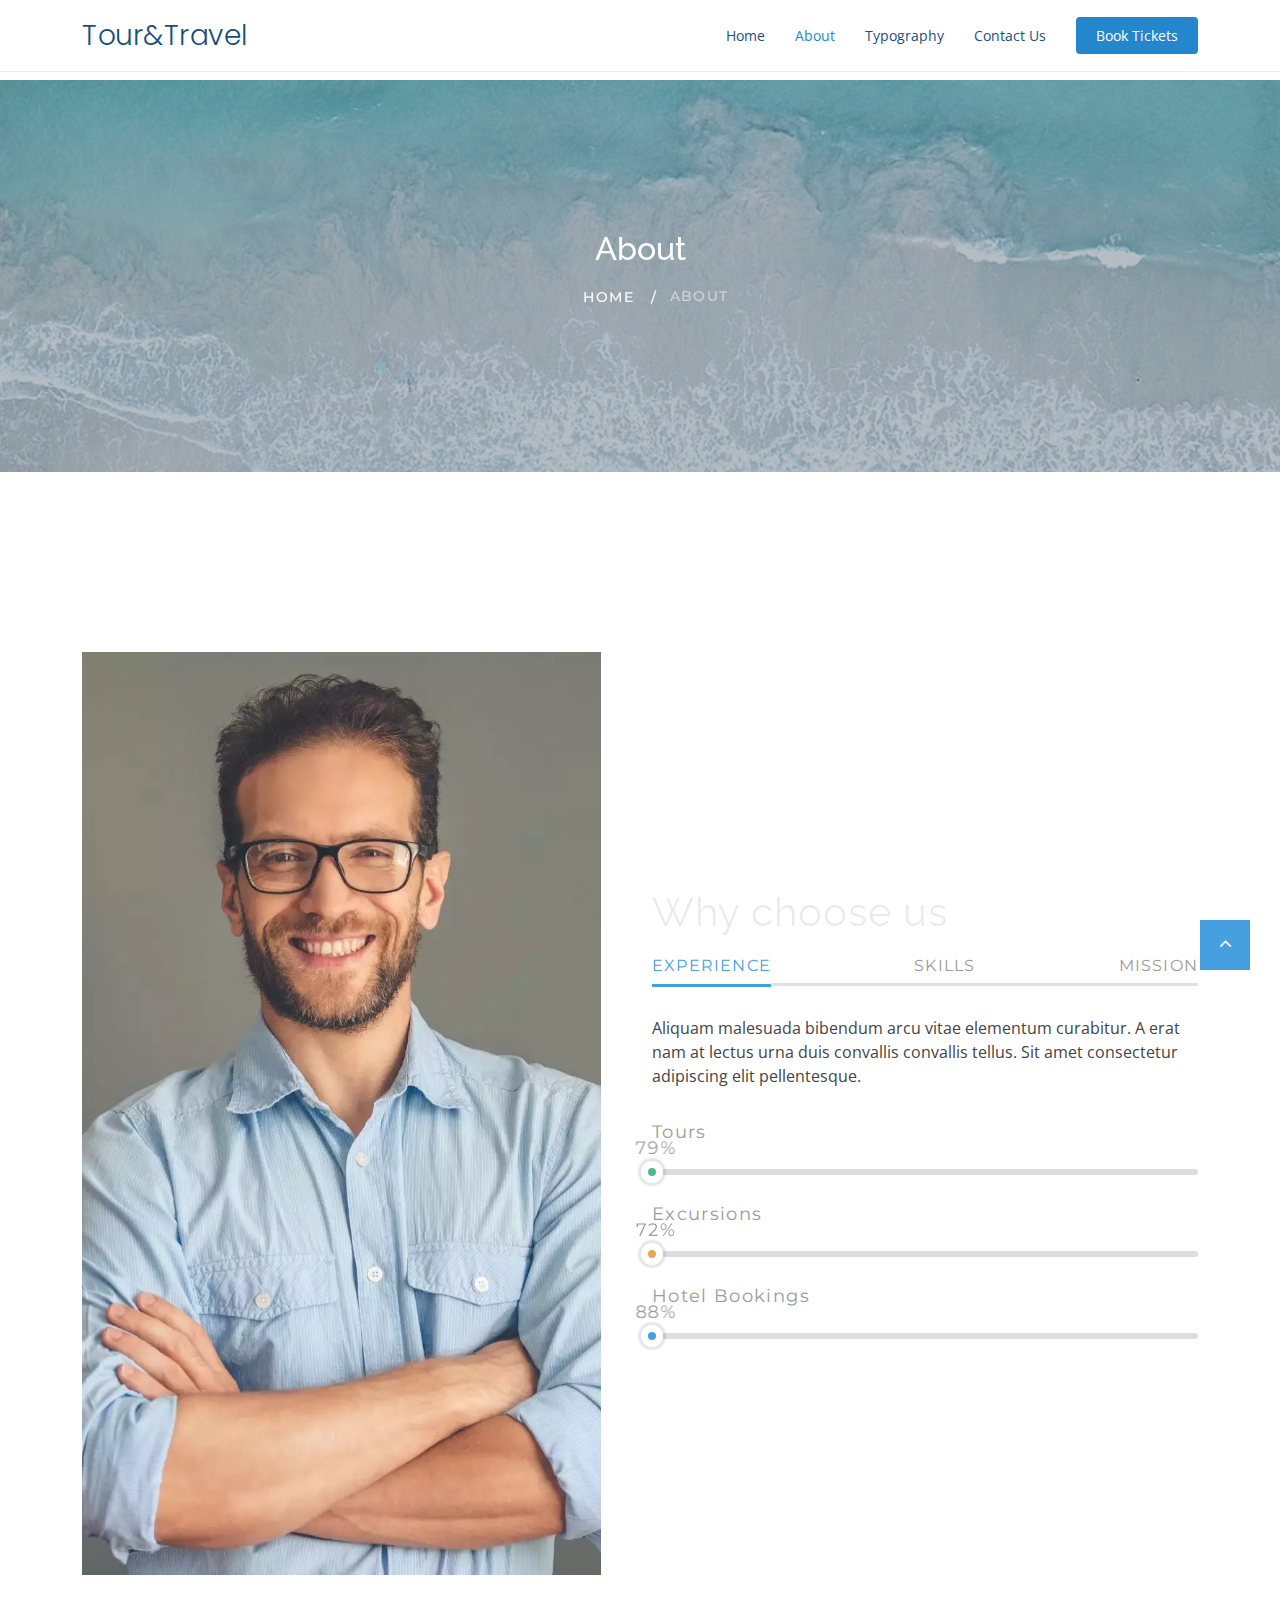
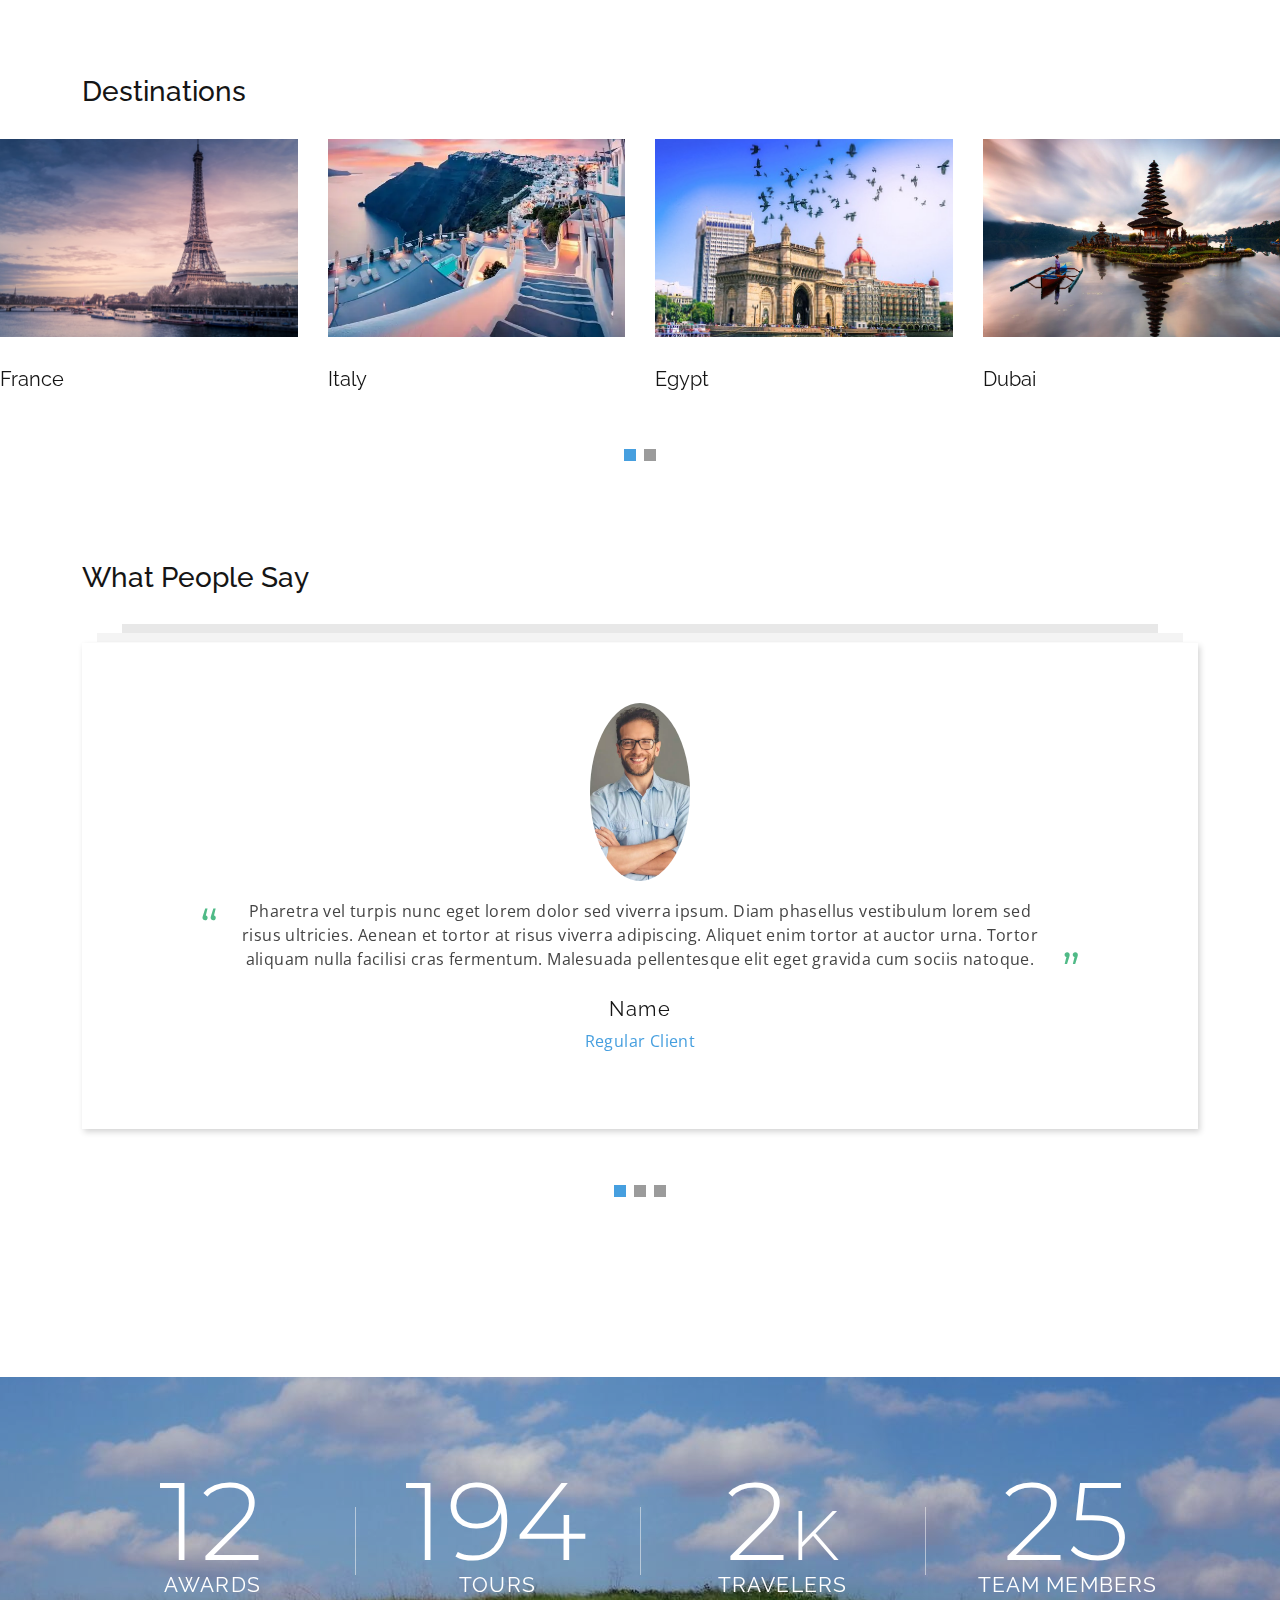
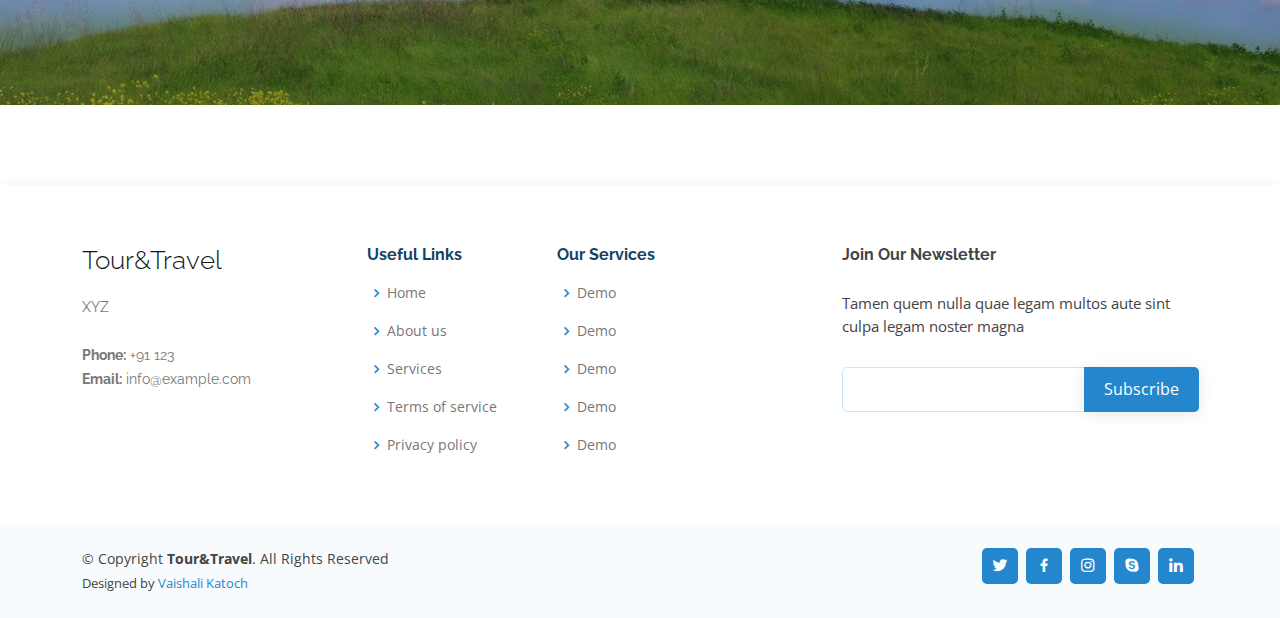
<file: about.html>
<!DOCTYPE html>
<html lang="en">

<head>
  <title>Travelling</title>
  <meta content="" name="description">
  <meta content="" name="keywords">

  <!-- Favicons -->
  <link href="assets/img/favicon.png" rel="icon">
  <link href="assets/img/apple-touch-icon.png" rel="apple-touch-icon">

  <!-- Google Fonts -->
  <link href="https://fonts.googleapis.com/css?family=Open+Sans:300,300i,400,400i,600,600i,700,700i|Raleway:300,300i,400,400i,500,500i,600,600i,700,700i|Poppins:300,300i,400,400i,500,500i,600,600i,700,700i" rel="stylesheet">

  <!-- Vendor CSS Files -->
  <meta name="format-detection" content="telephone=no">
    <meta name="viewport" content="width=device-width, height=device-height, initial-scale=1.0, maximum-scale=1.0, user-scalable=0">
    <meta http-equiv="X-UA-Compatible" content="IE=edge">
    <meta charset="utf-8">
    <!-- Stylesheets-->
    <link rel="stylesheet" type="text/css" href="//fonts.googleapis.com/css?family=Montserrat:400,500,600,700%7CPoppins:400%7CTeko:300,400">
    <link rel="stylesheet" href="css/bootstrap.css">
    <link rel="stylesheet" href="css/fonts.css">
    <link rel="stylesheet" href="css/style.css">
    <style>.ie-panel{display: none;background: #212121;padding: 10px 0;box-shadow: 3px 3px 5px 0 rgba(0,0,0,.3);clear: both;text-align:center;position: relative;z-index: 1;} html.ie-10 .ie-panel, html.lt-ie-10 .ie-panel {display: block;}</style>

  <link href="assets/vendor/aos/aos.css" rel="stylesheet">
  <link href="assets/vendor/bootstrap/css/bootstrap.min.css" rel="stylesheet">
  <link href="assets/vendor/bootstrap-icons/bootstrap-icons.css" rel="stylesheet">
  <link href="assets/vendor/boxicons/css/boxicons.min.css" rel="stylesheet">
  <link href="assets/vendor/glightbox/css/glightbox.min.css" rel="stylesheet">
  <link href="assets/vendor/remixicon/remixicon.css" rel="stylesheet">
  <link href="assets/vendor/swiper/swiper-bundle.min.css" rel="stylesheet">

  <link href="assets/css/style.css" rel="stylesheet">

</head>

<body>

  <!-- ======= Header ======= -->
  <header id="header" class="fixed-top">
    <div class="container d-flex align-items-center justify-content-between">

      <h1 class="logo"><a href="index.html">Tour&Travel</a></h1>
   
      <nav id="navbar" class="navbar">
        <ul>
          <li><a class="nav-link scrollto " href="index.html">Home</a></li>
          <li><a class="nav-link scrollto active" href="about.html">About</a></li>
          <li><a class="nav-link scrollto" href="typography.html">Typography</a></li>
          <li><a class="nav-link scrollto o " href="contact-us.html">Contact Us</a></li>
         
          <li><a class="getstarted scrollto" href="#about">Book Tickets</a></li>
        </ul>
        <i class="bi bi-list mobile-nav-toggle"></i>
      </nav><!-- .navbar -->

    </div>
  </header>

      <!-- Breadcrumbs -->
      <section class="breadcrumbs-custom-inset">
        <div class="breadcrumbs-custom context-dark bg-overlay-60">
          <div class="container">
            <h2 class="breadcrumbs-custom-title">About</h2>
            <ul class="breadcrumbs-custom-path">
              <li><a href="index.html">Home</a></li>
              <li class="active">About</li>
            </ul>
          </div>
          <div class="box-position" style="background-image: url(images/breadcrumbs-bg.jpg);"></div>
        </div>
      </section>
      <!-- Why choose us-->
      <section class="section section-sm section-first bg-default text-md-left">
        <div class="container">
          <div class="row row-50 justify-content-center align-items-xl-center">
            <div class="col-md-10 col-lg-5 col-xl-6"><img src="images/about-1-519x564.jpg" alt="" width="519" height="564"/>
            </div>
            <div class="col-md-10 col-lg-7 col-xl-6">
              <h1 class="text-spacing-25 font-weight-normal title-opacity-9">Why choose us</h1>
              <!-- Bootstrap tabs-->
              <div class="tabs-custom tabs-horizontal tabs-line" id="tabs-4">
                <!-- Nav tabs-->
                <ul class="nav nav-tabs">
                  <li class="nav-item" role="presentation"><a class="nav-link active" href="#tabs-4-1" data-toggle="tab">Experience</a></li>
                  <li class="nav-item" role="presentation"><a class="nav-link" href="#tabs-4-2" data-toggle="tab">Skills</a></li>
                  <li class="nav-item" role="presentation"><a class="nav-link" href="#tabs-4-3" data-toggle="tab">Mission</a></li>
                </ul>
                <!-- Tab panes-->
                <div class="tab-content">
                  <div class="tab-pane fade show active" id="tabs-4-1">
                    <p>Aliquam malesuada bibendum arcu vitae elementum curabitur. A erat nam at lectus urna duis convallis convallis tellus. Sit amet consectetur adipiscing elit pellentesque.</p>
                    <!-- Linear progress bar-->
                    <article class="progress-linear progress-secondary">
                      <div class="progress-header">
                        <p>Tours</p>
                      </div>
                      <div class="progress-bar-linear-wrap">
                        <div class="progress-bar-linear" data-gradient=""><span class="progress-value">79</span><span class="progress-marker"></span></div>
                      </div>
                    </article>
                    <!-- Linear progress bar-->
                    <article class="progress-linear progress-orange">
                      <div class="progress-header">
                        <p>Excursions</p>
                      </div>
                      <div class="progress-bar-linear-wrap">
                        <div class="progress-bar-linear" data-gradient=""><span class="progress-value">72</span><span class="progress-marker"></span></div>
                      </div>
                    </article>
                    <!-- Linear progress bar-->
                    <article class="progress-linear">
                      <div class="progress-header">
                        <p>Hotel Bookings</p>
                      </div>
                      <div class="progress-bar-linear-wrap">
                        <div class="progress-bar-linear" data-gradient=""><span class="progress-value">88</span><span class="progress-marker"></span></div>
                      </div>
                    </article>
                  </div>
                  <div class="tab-pane fade" id="tabs-4-2">
                    <div class="row row-40 justify-content-center text-center inset-top-10">
                      <div class="col-sm-4">
                        <!-- Circle Progress Bar-->
                        <div class="progress-bar-circle" data-value="0.87" data-gradient="#01b3a7" data-empty-fill="transparent" data-size="150" data-thickness="12" data-reverse="true"><span></span></div>
                        <p class="progress-bar-circle-title">Tours</p>
                      </div>
                      <div class="col-sm-4">
                        <!-- Circle Progress Bar-->
                        <div class="progress-bar-circle" data-value="0.74" data-gradient="#01b3a7" data-empty-fill="transparent" data-size="150" data-thickness="12" data-reverse="true"><span></span></div>
                        <p class="progress-bar-circle-title">Excursions</p>
                      </div>
                      <div class="col-sm-4">
                        <!-- Circle Progress Bar-->
                        <div class="progress-bar-circle" data-value="0.99" data-gradient="#01b3a7" data-empty-fill="transparent" data-size="150" data-thickness="12" data-reverse="true"><span></span></div>
                        <p class="progress-bar-circle-title">Hotel Bookings</p>
                      </div>
                    </div>
                    <div class="group-md group-middle"><a class="button button-width-xl-230 button-primary button-pipaluk" href="#">Get in touch</a><a class="button button-black-outline button-width-xl-230" href="#">Read more</a></div>
                  </div>
                  <div class="tab-pane fade" id="tabs-4-3">
                    <p>Orci nulla pellentesque dignissim enim sit. Elit ullamcorper dignissim cras tincidunt lobortis feugiat vivamus. Nibh mauris cursus mattis molestie a iaculis at erat pellentesque.</p>
                    <div class="text-center text-sm-left offset-top-30 tab-height">
                      <ul class="row-16 list-0 list-custom list-marked list-marked-sm list-marked-secondary">
                        <li>Lorem ipsum</li>
                        <li>Consectetur adipiscing</li>
                        <li>Sed do eiusmod</li>
                        <li>Tempor incididunt</li>
                        <li>Sem fringilla</li>
                        <li>Ut venenatis</li>
                      </ul>
                    </div>
                    <div class="group-md group-middle"><a class="button button-width-xl-230 button-primary button-pipaluk" href="#">Get in touch</a><a class="button button-black-outline button-md" href="#">Download presentation</a></div>
                  </div>
                </div>
              </div>
            </div>
          </div>
        </div>
      </section>
      <!-- Latest Projects-->
      <section class="section section-sm section-fluid bg-default">
        <div class="container">
          <h3>Destinations</h3>
        </div>
        <!-- Owl Carousel-->
        <div class="owl-carousel owl-classic owl-timeline" data-items="1" data-md-items="2" data-lg-items="3" data-xl-items="4" data-margin="30" data-autoplay="false" data-nav="true" data-dots="true">
          <div class="owl-item">
            <!-- Thumbnail Classic-->
            <article class="thumbnail thumbnail-mary">
              <div class="thumbnail-mary-figure"><img src="images/gallery-image-11-420x308.jpg" alt="" width="420" height="308"/>
              </div>
              <div class="thumbnail-mary-caption"><a class="icon fl-bigmug-line-zoom60" href="images/gallery-image-11-1200x800-original.jpg" data-lightgallery="item"><img src="images/gallery-image-11-420x308.jpg" alt="" width="420" height="308"/></a>
              </div>
            </article>
            <div class="thumbnail-mary-description">
              <h5 class="thumbnail-mary-project"><a href="#">France</a></h5><span class="thumbnail-mary-decor"></span>
              <h5 class="thumbnail-mary-time">
              </h5>
            </div>
          </div>
          <div class="owl-item">
            <!-- Thumbnail Classic-->
            <article class="thumbnail thumbnail-mary">
              <div class="thumbnail-mary-figure"><img src="images/gallery-image-12-420x308.jpg" alt="" width="420" height="308"/>
              </div>
              <div class="thumbnail-mary-caption"><a class="icon fl-bigmug-line-zoom60" href="images/gallery-image-12-1200x800-original.jpg" data-lightgallery="item"><img src="images/gallery-image-12-420x308.jpg" alt="" width="420" height="308"/></a>
              </div>
            </article>
            <div class="thumbnail-mary-description">
              <h5 class="thumbnail-mary-project"><a href="#">Italy</a></h5><span class="thumbnail-mary-decor"></span>
              <h5 class="thumbnail-mary-time">
              </h5>
            </div>
          </div>
          <div class="owl-item">
            <!-- Thumbnail Classic-->
            <article class="thumbnail thumbnail-mary">
              <div class="thumbnail-mary-figure"><img src="images/gallery-image-13-420x308.jpg" alt="" width="420" height="308"/>
              </div>
              <div class="thumbnail-mary-caption"><a class="icon fl-bigmug-line-zoom60" href="images/gallery-image-13-1200x800-original.jpg" data-lightgallery="item"><img src="images/gallery-image-13-420x308.jpg" alt="" width="420" height="308"/></a>
              </div>
            </article>
            <div class="thumbnail-mary-description">
              <h5 class="thumbnail-mary-project"><a href="#">Egypt</a></h5><span class="thumbnail-mary-decor"></span>
              <h5 class="thumbnail-mary-time">
              </h5>
            </div>
          </div>
          <div class="owl-item">
            <!-- Thumbnail Classic-->
            <article class="thumbnail thumbnail-mary">
              <div class="thumbnail-mary-figure"><img src="images/gallery-image-14-420x308.jpg" alt="" width="420" height="308"/>
              </div>
              <div class="thumbnail-mary-caption"><a class="icon fl-bigmug-line-zoom60" href="images/gallery-image-14-1200x800-original.jpg" data-lightgallery="item"><img src="images/gallery-image-14-420x308.jpg" alt="" width="420" height="308"/></a>
              </div>
            </article>
            <div class="thumbnail-mary-description">
              <h5 class="thumbnail-mary-project"><a href="#">Dubai</a></h5><span class="thumbnail-mary-decor"></span>
              <h5 class="thumbnail-mary-time">
              </h5>
            </div>
          </div>
          <div class="owl-item">
            <!-- Thumbnail Classic-->
            <article class="thumbnail thumbnail-mary">
              <div class="thumbnail-mary-figure"><img src="images/gallery-image-15-420x308.jpg" alt="" width="420" height="308"/>
              </div>
              <div class="thumbnail-mary-caption"><a class="icon fl-bigmug-line-zoom60" href="images/gallery-image-15-1200x800-original.jpg" data-lightgallery="item"><img src="images/gallery-image-15-420x308.jpg" alt="" width="420" height="308"/></a>
              </div>
            </article>
            <div class="thumbnail-mary-description">
              <h5 class="thumbnail-mary-project"><a href="#">Spain</a></h5><span class="thumbnail-mary-decor"></span>
              <h5 class="thumbnail-mary-time">
              </h5>
            </div>
          </div>
          <div class="owl-item">
            <!-- Thumbnail Classic-->
            <article class="thumbnail thumbnail-mary">
              <div class="thumbnail-mary-figure"><img src="images/gallery-image-16-420x308.jpg" alt="" width="420" height="308"/>
              </div>
              <div class="thumbnail-mary-caption"><a class="icon fl-bigmug-line-zoom60" href="images/gallery-image-16-1200x800-original.jpg" data-lightgallery="item"><img src="images/gallery-image-16-420x308.jpg" alt="" width="420" height="308"/></a>
              </div>
            </article>
            <div class="thumbnail-mary-description">
              <h5 class="thumbnail-mary-project"><a href="#">Africa</a></h5><span class="thumbnail-mary-decor"></span>
              <h5 class="thumbnail-mary-time">
              </h5>
            </div>
          </div>
        </div>
      </section>
      <!-- What people Say-->
      <section class="section section-sm section-last bg-default">
        <div class="container">
          <h3>What People Say</h3>
          <!-- Owl Carousel-->
          <div class="owl-carousel owl-modern" data-items="1" data-stage-padding="15" data-margin="30" data-dots="true" data-animation-in="fadeIn" data-animation-out="fadeOut" data-autoplay="true">
            <!-- Quote Lisa-->
            <article class="quote-lisa">
              <div class="quote-lisa-body"><a class="quote-lisa-figure" href="#"><img class="img-circles" src="images/user-17-100x100.jpg" alt="" width="100" height="100"/></a>
                <div class="quote-lisa-text">
                  <p class="q">Pharetra vel turpis nunc eget lorem dolor sed viverra ipsum. Diam phasellus vestibulum lorem sed risus ultricies. Aenean et tortor at risus viverra adipiscing. Aliquet enim tortor at auctor urna. Tortor aliquam nulla facilisi cras fermentum. Malesuada pellentesque elit eget gravida cum sociis natoque.</p>
                </div>
                <h5 class="quote-lisa-cite"><a href="#">Name</a></h5>
                <p class="quote-lisa-status">Regular Client</p>
              </div>
            </article>
            <!-- Quote Lisa-->
            <article class="quote-lisa">
              <div class="quote-lisa-body"><a class="quote-lisa-figure" href="#"><img class="img-circles" src="images/user-17-100x100.jpg" alt="" width="100" height="100"/></a>
                <div class="quote-lisa-text">
                  <p class="q">Sodales ut etiam sit amet nisl purus. Maecenas accumsan lacus vel facilisis volutpat est. Suscipit adipiscing bibendum est ultricies integer quis auctor. Viverra aliquet eget sit amet tellus cras adipiscing. Posuere ac ut consequat semper viverra nam libero justo laoreet. Iaculis eu non diam phasellus vestibulum lorem sed risus ultricies.</p>
                </div>
                <h5 class="quote-lisa-cite"><a href="#">name</a></h5>
                <p class="quote-lisa-status">Regular Client</p>
              </div>
            </article>
            <!-- Quote Lisa-->
            <article class="quote-lisa">
              <div class="quote-lisa-body"><a class="quote-lisa-figure" href="#"><img class="img-circles" src="images/user-17-100x100.jpg" alt="" width="100" height="100"/></a>
                <div class="quote-lisa-text">
                  <p class="q">Lacus vestibulum sed arcu non odio euismod lacinia. Pellentesque elit ullamcorper dignissim cras. Ultrices eros in cursus turpis massa tincidunt dui. Nunc pulvinar sapien et ligula ullamcorper malesuada proin. Commodo odio aenean sed adipiscing diam. Sed euismod nisi porta lorem mollis aliquam.</p>
                </div>
                <h5 class="quote-lisa-cite"><a href="#">Name</a></h5>
                <p class="quote-lisa-status">Regular Client</p>
              </div>
            </article>
          </div>
        </div>
      </section>
      <!--Counters-->
      <!-- Counter Classic-->
      <section class="section section-fluid bg-default">
        <div class="parallax-container" data-parallax-img="images/bg-counter-2.jpg">
          <div class="parallax-content section-xl context-dark bg-overlay-26">
            <div class="container">
              <div class="row row-50 justify-content-center border-classic">
                <div class="col-sm-6 col-md-5 col-lg-3">
                  <div class="counter-classic">
                    <div class="counter-classic-number"><span class="counter">12</span>
                    </div>
                    <h5 class="counter-classic-title">Awards</h5>
                  </div>
                </div>
                <div class="col-sm-6 col-md-5 col-lg-3">
                  <div class="counter-classic">
                    <div class="counter-classic-number"><span class="counter">194</span>
                    </div>
                    <h5 class="counter-classic-title">Tours</h5>
                  </div>
                </div>
                <div class="col-sm-6 col-md-5 col-lg-3">
                  <div class="counter-classic">
                    <div class="counter-classic-number"><span class="counter">2</span><span class="symbol">k</span>
                    </div>
                    <h5 class="counter-classic-title">Travelers</h5>
                  </div>
                </div>
                <div class="col-sm-6 col-md-5 col-lg-3">
                  <div class="counter-classic">
                    <div class="counter-classic-number"><span class="counter">25</span>
                    </div>
                    <h5 class="counter-classic-title">Team members</h5>
                  </div>
                </div>
              </div>
            </div>
          </div>
        </div>
      </section>

      <footer id="footer">

        <div class="footer-top">
          <div class="container">
            <div class="row">
    
              <div class="col-lg-3 col-md-6 footer-contact">
                <h3>Tour&Travel</h3>
                <p>
                  XYZ <br><br>
                  <strong>Phone:</strong> +91 123<br>
                  <strong>Email:</strong> info@example.com<br>
                </p>
              </div>
    
              <div class="col-lg-2 col-md-6 footer-links">
                <h4>Useful Links</h4>
                <ul>
                  <li><i class="bx bx-chevron-right"></i> <a href="#">Home</a></li>
                  <li><i class="bx bx-chevron-right"></i> <a href="#">About us</a></li>
                  <li><i class="bx bx-chevron-right"></i> <a href="#">Services</a></li>
                  <li><i class="bx bx-chevron-right"></i> <a href="#">Terms of service</a></li>
                  <li><i class="bx bx-chevron-right"></i> <a href="#">Privacy policy</a></li>
                </ul>
              </div>
    
              <div class="col-lg-3 col-md-6 footer-links">
                <h4>Our Services</h4>
                <ul>
                  <li><i class="bx bx-chevron-right"></i> <a href="#">Demo</a></li>
                  <li><i class="bx bx-chevron-right"></i> <a href="#">Demo</a></li>
                  <li><i class="bx bx-chevron-right"></i> <a href="#">Demo</a></li>
                  <li><i class="bx bx-chevron-right"></i> <a href="#">Demo</a></li>
                  <li><i class="bx bx-chevron-right"></i> <a href="#">Demo</a></li>
                </ul>
              </div>
    
              <div class="col-lg-4 col-md-6 footer-newsletter">
                <h4>Join Our Newsletter</h4>
                <p>Tamen quem nulla quae legam multos aute sint culpa legam noster magna</p>
                <form action="" method="post">
                  <input type="email" name="email"><input type="submit" value="Subscribe">
                </form>
              </div>
    
            </div>
          </div>
        </div>
    
        <div class="container d-md-flex py-4">
    
          <div class="me-md-auto text-center text-md-start">
            <div class="copyright">
              &copy; Copyright <strong><span>Tour&Travel</span></strong>. All Rights Reserved
            </div>
            <div class="credits">
              Designed by <a href="#">Vaishali Katoch</a>
            </div>
          </div>
          <div class="social-links text-center text-md-right pt-3 pt-md-0">
            <a href="#" class="twitter"><i class="bx bxl-twitter"></i></a>
            <a href="#" class="facebook"><i class="bx bxl-facebook"></i></a>
            <a href="#" class="instagram"><i class="bx bxl-instagram"></i></a>
            <a href="#" class="google-plus"><i class="bx bxl-skype"></i></a>
            <a href="#" class="linkedin"><i class="bx bxl-linkedin"></i></a>
          </div>
        </div>
      </footer><!-- End Footer -->
    
      <div id="preloader"></div>
     
      <!-- Vendor JS Files -->
      <script src="assets/vendor/aos/aos.js"></script>
      <script src="assets/vendor/bootstrap/js/bootstrap.bundle.min.js"></script>
      <script src="assets/vendor/glightbox/js/glightbox.min.js"></script>
      <script src="assets/vendor/isotope-layout/isotope.pkgd.min.js"></script>
      <script src="assets/vendor/php-email-form/validate.js"></script>
      <script src="assets/vendor/purecounter/purecounter.js"></script>
      <script src="assets/vendor/swiper/swiper-bundle.min.js"></script>
    
      <!-- Template Main JS File -->
      <script src="assets/js/main.js"></script>
    <!-- Global Mailform Output-->
    <!-- Javascript-->
    <script src="js/core.min.js"></script>
    <script src="js/script.js"></script>
  </body>
</html>
</file>
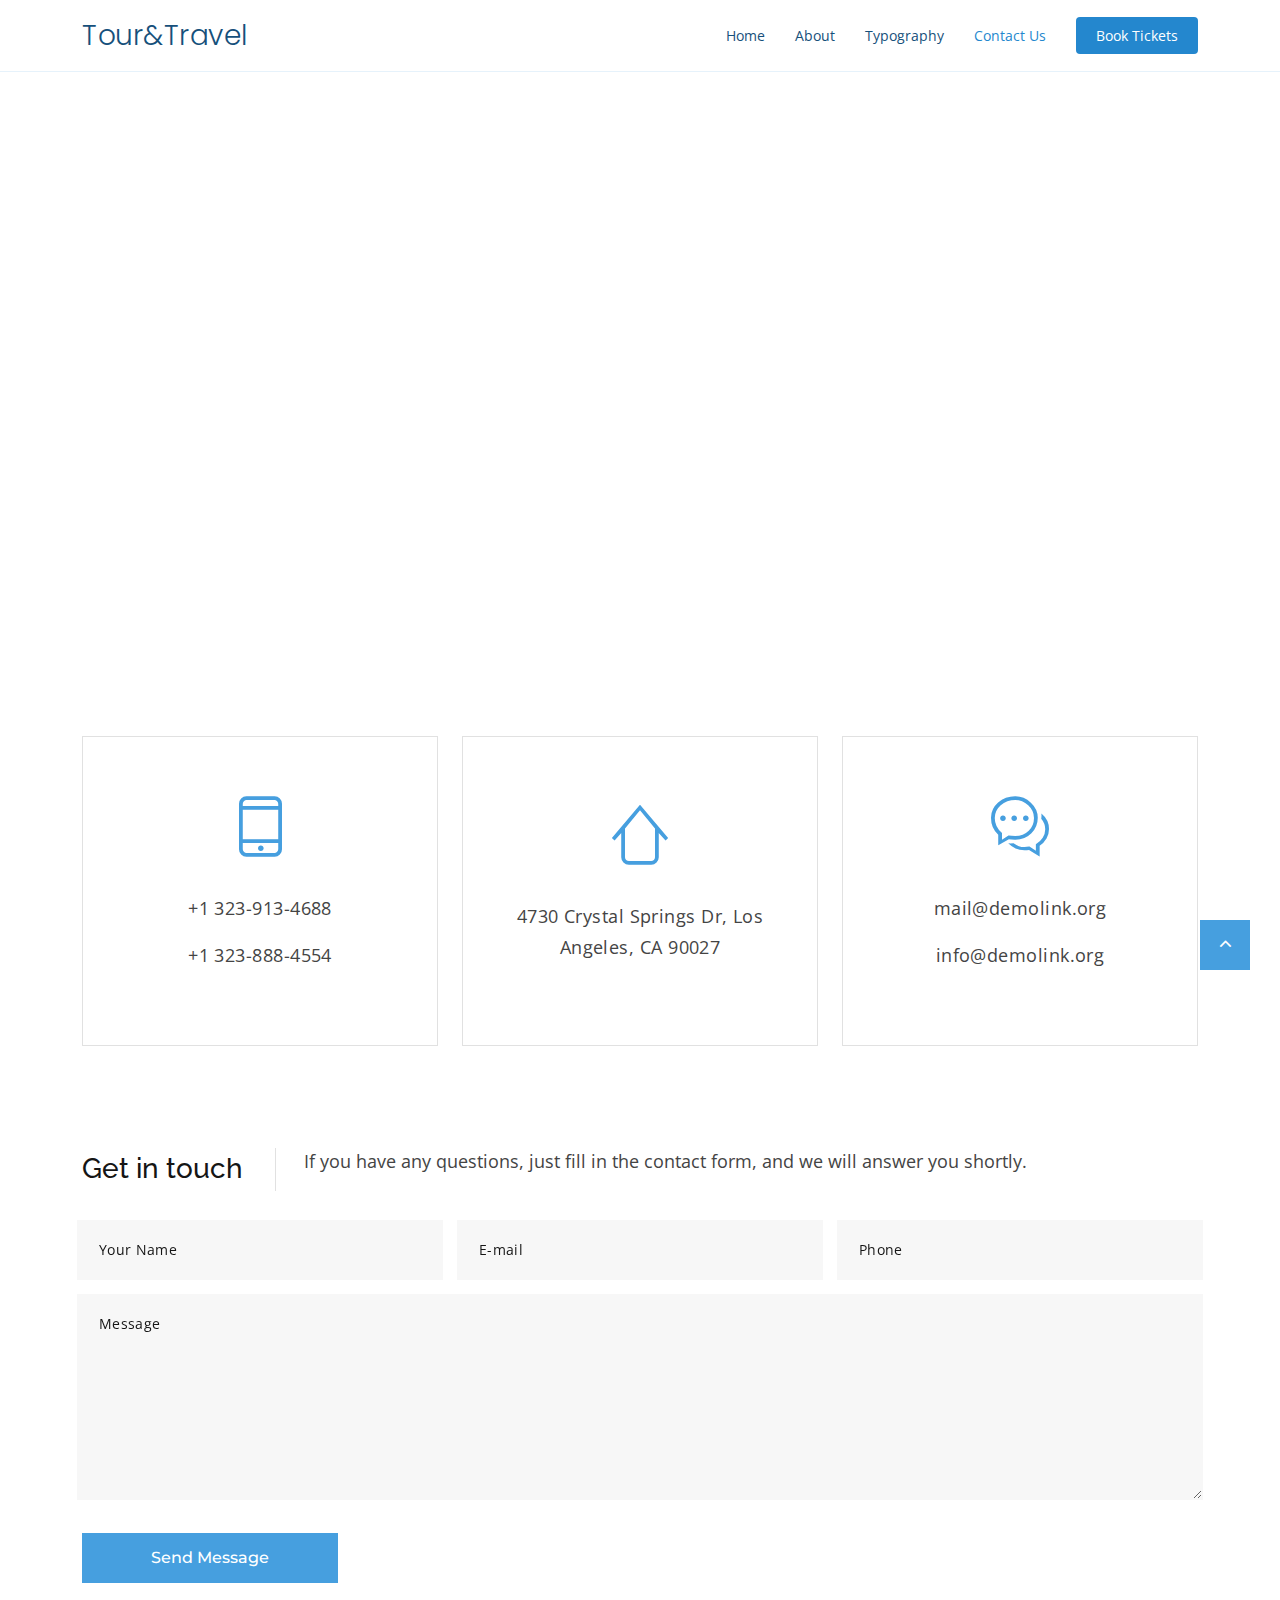
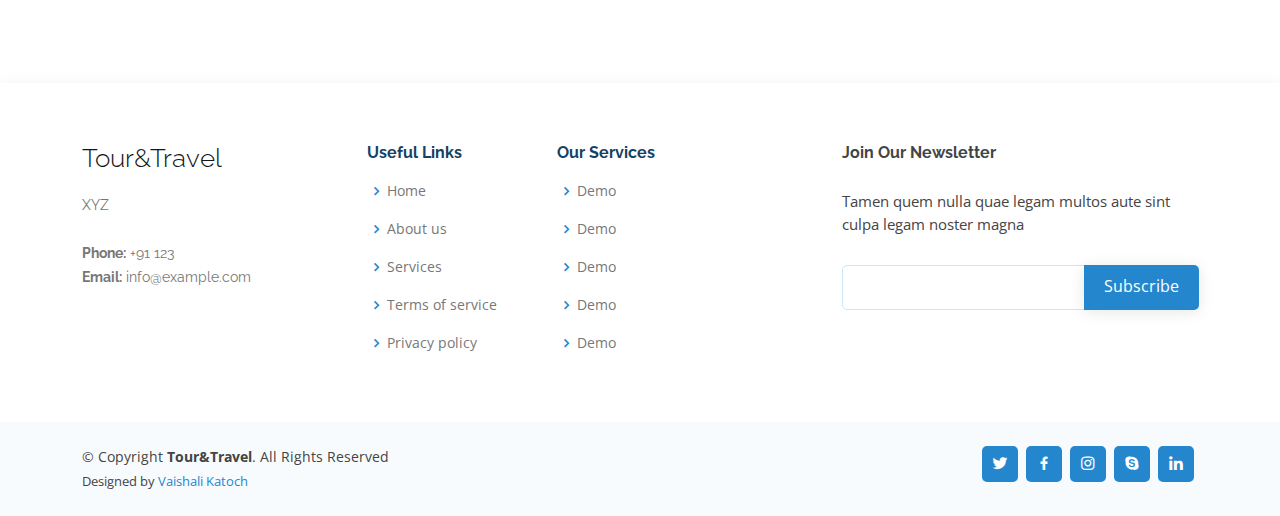
<file: contact-us.html>
<!DOCTYPE html>
<html lang="en">

<head>
  <title>Travelling</title>
  <meta content="" name="description">
  <meta content="" name="keywords">

  <!-- Favicons -->
  <link href="assets/img/favicon.png" rel="icon">
  <link href="assets/img/apple-touch-icon.png" rel="apple-touch-icon">

  <!-- Google Fonts -->
  <link href="https://fonts.googleapis.com/css?family=Open+Sans:300,300i,400,400i,600,600i,700,700i|Raleway:300,300i,400,400i,500,500i,600,600i,700,700i|Poppins:300,300i,400,400i,500,500i,600,600i,700,700i" rel="stylesheet">

  <!-- Vendor CSS Files -->
  <meta name="format-detection" content="telephone=no">
    <meta name="viewport" content="width=device-width, height=device-height, initial-scale=1.0, maximum-scale=1.0, user-scalable=0">
    <meta http-equiv="X-UA-Compatible" content="IE=edge">
    <meta charset="utf-8">
    <!-- Stylesheets-->
    <link rel="stylesheet" type="text/css" href="//fonts.googleapis.com/css?family=Montserrat:400,500,600,700%7CPoppins:400%7CTeko:300,400">
    <link rel="stylesheet" href="css/bootstrap.css">
    <link rel="stylesheet" href="css/fonts.css">
    <link rel="stylesheet" href="css/style.css">
    <style>.ie-panel{display: none;background: #212121;padding: 10px 0;box-shadow: 3px 3px 5px 0 rgba(0,0,0,.3);clear: both;text-align:center;position: relative;z-index: 1;} html.ie-10 .ie-panel, html.lt-ie-10 .ie-panel {display: block;}</style>

  <link href="assets/vendor/aos/aos.css" rel="stylesheet">
  <link href="assets/vendor/bootstrap/css/bootstrap.min.css" rel="stylesheet">
  <link href="assets/vendor/bootstrap-icons/bootstrap-icons.css" rel="stylesheet">
  <link href="assets/vendor/boxicons/css/boxicons.min.css" rel="stylesheet">
  <link href="assets/vendor/glightbox/css/glightbox.min.css" rel="stylesheet">
  <link href="assets/vendor/remixicon/remixicon.css" rel="stylesheet">
  <link href="assets/vendor/swiper/swiper-bundle.min.css" rel="stylesheet">

  <link href="assets/css/style.css" rel="stylesheet">

</head>

<body>

  <!-- ======= Header ======= -->
  <header id="header" class="fixed-top">
    <div class="container d-flex align-items-center justify-content-between">

      <h1 class="logo"><a href="index.html">Tour&Travel</a></h1>
   
      <nav id="navbar" class="navbar">
        <ul>
          <li><a class="nav-link scrollto " href="index.html">Home</a></li>
          <li><a class="nav-link scrollto" href="about.html">About</a></li>
          <li><a class="nav-link scrollto" href="typography.html">Typography</a></li>
          <li><a class="nav-link scrollto o active" href="contact-us.html">Contact Us</a></li>
         
          <li><a class="getstarted scrollto" href="#about">Book Tickets</a></li>
        </ul>
        <i class="bi bi-list mobile-nav-toggle"></i>
      </nav><!-- .navbar -->

    </div>
  </header>

      <!-- RD Google Map-->
      <section class="section section-fluid">
        <iframe style="border:0; width: 100%; height: 470px;" src="https://www.google.com/maps/embed?pb=!1m18!1m12!1m3!1d3428.194699564567!2d76.5736650145483!3d30.76911449093065!2m3!1f0!2f0!3f0!3m2!1i1024!2i768!4f13.1!3m3!1m2!1s0x390ffb140bd63e07%3A0x68591e334d17a988!2sChandigarh%20University!5e0!3m2!1sen!2sin!4v1636052840306!5m2!1sen!2sin" style="border:0;" allowfullscreen="" loading="lazy"></iframe>
      </section>

      <!-- Contact information-->
      <section class="section section-sm section-first bg-default">
        <div class="container">
          <div class="row row-30 justify-content-center">
            <div class="col-sm-8 col-md-6 col-lg-4">
              <article class="box-contacts">
                <div class="box-contacts-body">
                  <div class="box-contacts-icon fl-bigmug-line-cellphone55"></div>
                  <div class="box-contacts-decor"></div>
                  <p class="box-contacts-link"><a href="tel:#">+1 323-913-4688</a></p>
                  <p class="box-contacts-link"><a href="tel:#">+1 323-888-4554</a></p>
                </div>
              </article>
            </div>
            <div class="col-sm-8 col-md-6 col-lg-4">
              <article class="box-contacts">
                <div class="box-contacts-body">
                  <div class="box-contacts-icon fl-bigmug-line-up104"></div>
                  <div class="box-contacts-decor"></div>
                  <p class="box-contacts-link"><a href="#">4730 Crystal Springs Dr, Los Angeles, CA 90027</a></p>
                </div>
              </article>
            </div>
            <div class="col-sm-8 col-md-6 col-lg-4">
              <article class="box-contacts">
                <div class="box-contacts-body">
                  <div class="box-contacts-icon fl-bigmug-line-chat55"></div>
                  <div class="box-contacts-decor"></div>
                  <p class="box-contacts-link"><a href="mailto:#">mail@demolink.org</a></p>
                  <p class="box-contacts-link"><a href="mailto:#">info@demolink.org</a></p>
                </div>
              </article>
            </div>
          </div>
        </div>
      </section>

      <!-- Contact Form-->
      <section class="section section-sm section-last bg-default text-left">
        <div class="container">
          <article class="title-classic">
            <div class="title-classic-title">
              <h3>Get in touch</h3>
            </div>
            <div class="title-classic-text">
              <p>If you have any questions, just fill in the contact form, and we will answer you shortly.</p>
            </div>
          </article>
          <form class="rd-form rd-form-variant-2 rd-mailform" data-form-output="form-output-global" data-form-type="contact" method="post" action="bat/rd-mailform.php">
            <div class="row row-14 gutters-14">
              <div class="col-md-4">
                <div class="form-wrap">
                  <input class="form-input" id="contact-your-name-2" type="text" name="name" data-constraints="@Required">
                  <label class="form-label" for="contact-your-name-2">Your Name</label>
                </div>
              </div>
              <div class="col-md-4">
                <div class="form-wrap">
                  <input class="form-input" id="contact-email-2" type="email" name="email" data-constraints="@Email @Required">
                  <label class="form-label" for="contact-email-2">E-mail</label>
                </div>
              </div>
              <div class="col-md-4">
                <div class="form-wrap">
                  <input class="form-input" id="contact-phone-2" type="text" name="phone" data-constraints="@Numeric">
                  <label class="form-label" for="contact-phone-2">Phone</label>
                </div>
              </div>
              <div class="col-12">
                <div class="form-wrap">
                  <label class="form-label" for="contact-message-2">Message</label>
                  <textarea class="form-input textarea-lg" id="contact-message-2" name="message" data-constraints="@Required"></textarea>
                </div>
              </div>
            </div>
            <button class="button button-primary button-pipaluk" type="submit">Send Message</button>
          </form>
        </div>
      </section>
  <!-- ======= Footer ======= -->
  <footer id="footer">

    <div class="footer-top">
      <div class="container">
        <div class="row">

          <div class="col-lg-3 col-md-6 footer-contact">
            <h3>Tour&Travel</h3>
            <p>
              XYZ <br><br>
              <strong>Phone:</strong> +91 123<br>
              <strong>Email:</strong> info@example.com<br>
            </p>
          </div>

          <div class="col-lg-2 col-md-6 footer-links">
            <h4>Useful Links</h4>
            <ul>
              <li><i class="bx bx-chevron-right"></i> <a href="#">Home</a></li>
              <li><i class="bx bx-chevron-right"></i> <a href="#">About us</a></li>
              <li><i class="bx bx-chevron-right"></i> <a href="#">Services</a></li>
              <li><i class="bx bx-chevron-right"></i> <a href="#">Terms of service</a></li>
              <li><i class="bx bx-chevron-right"></i> <a href="#">Privacy policy</a></li>
            </ul>
          </div>

          <div class="col-lg-3 col-md-6 footer-links">
            <h4>Our Services</h4>
            <ul>
              <li><i class="bx bx-chevron-right"></i> <a href="#">Demo</a></li>
              <li><i class="bx bx-chevron-right"></i> <a href="#">Demo</a></li>
              <li><i class="bx bx-chevron-right"></i> <a href="#">Demo</a></li>
              <li><i class="bx bx-chevron-right"></i> <a href="#">Demo</a></li>
              <li><i class="bx bx-chevron-right"></i> <a href="#">Demo</a></li>
            </ul>
          </div>

          <div class="col-lg-4 col-md-6 footer-newsletter">
            <h4>Join Our Newsletter</h4>
            <p>Tamen quem nulla quae legam multos aute sint culpa legam noster magna</p>
            <form action="" method="post">
              <input type="email" name="email"><input type="submit" value="Subscribe">
            </form>
          </div>

        </div>
      </div>
    </div>

    <div class="container d-md-flex py-4">

      <div class="me-md-auto text-center text-md-start">
        <div class="copyright">
          &copy; Copyright <strong><span>Tour&Travel</span></strong>. All Rights Reserved
        </div>
        <div class="credits">
          Designed by <a href="#">Vaishali Katoch</a>
        </div>
      </div>
      <div class="social-links text-center text-md-right pt-3 pt-md-0">
        <a href="#" class="twitter"><i class="bx bxl-twitter"></i></a>
        <a href="#" class="facebook"><i class="bx bxl-facebook"></i></a>
        <a href="#" class="instagram"><i class="bx bxl-instagram"></i></a>
        <a href="#" class="google-plus"><i class="bx bxl-skype"></i></a>
        <a href="#" class="linkedin"><i class="bx bxl-linkedin"></i></a>
      </div>
    </div>
  </footer><!-- End Footer -->

  
  <a href="#" class="back-to-top d-flex align-items-center justify-content-center"><i class="bi bi-arrow-up-short"></i></a>

  <!-- Vendor JS Files -->
  <script src="assets/vendor/aos/aos.js"></script>
  <script src="assets/vendor/bootstrap/js/bootstrap.bundle.min.js"></script>
  <script src="assets/vendor/glightbox/js/glightbox.min.js"></script>
  <script src="assets/vendor/isotope-layout/isotope.pkgd.min.js"></script>
  <script src="assets/vendor/php-email-form/validate.js"></script>
  <script src="assets/vendor/purecounter/purecounter.js"></script>
  <script src="assets/vendor/swiper/swiper-bundle.min.js"></script>
    <!-- Global Mailform Output-->
    <div class="snackbars" id="form-output-global"></div>
    <!-- Javascript-->
    <script src="js/core.min.js"></script>
    <script src="js/script.js"></script>
  </body>
</html>
</file>
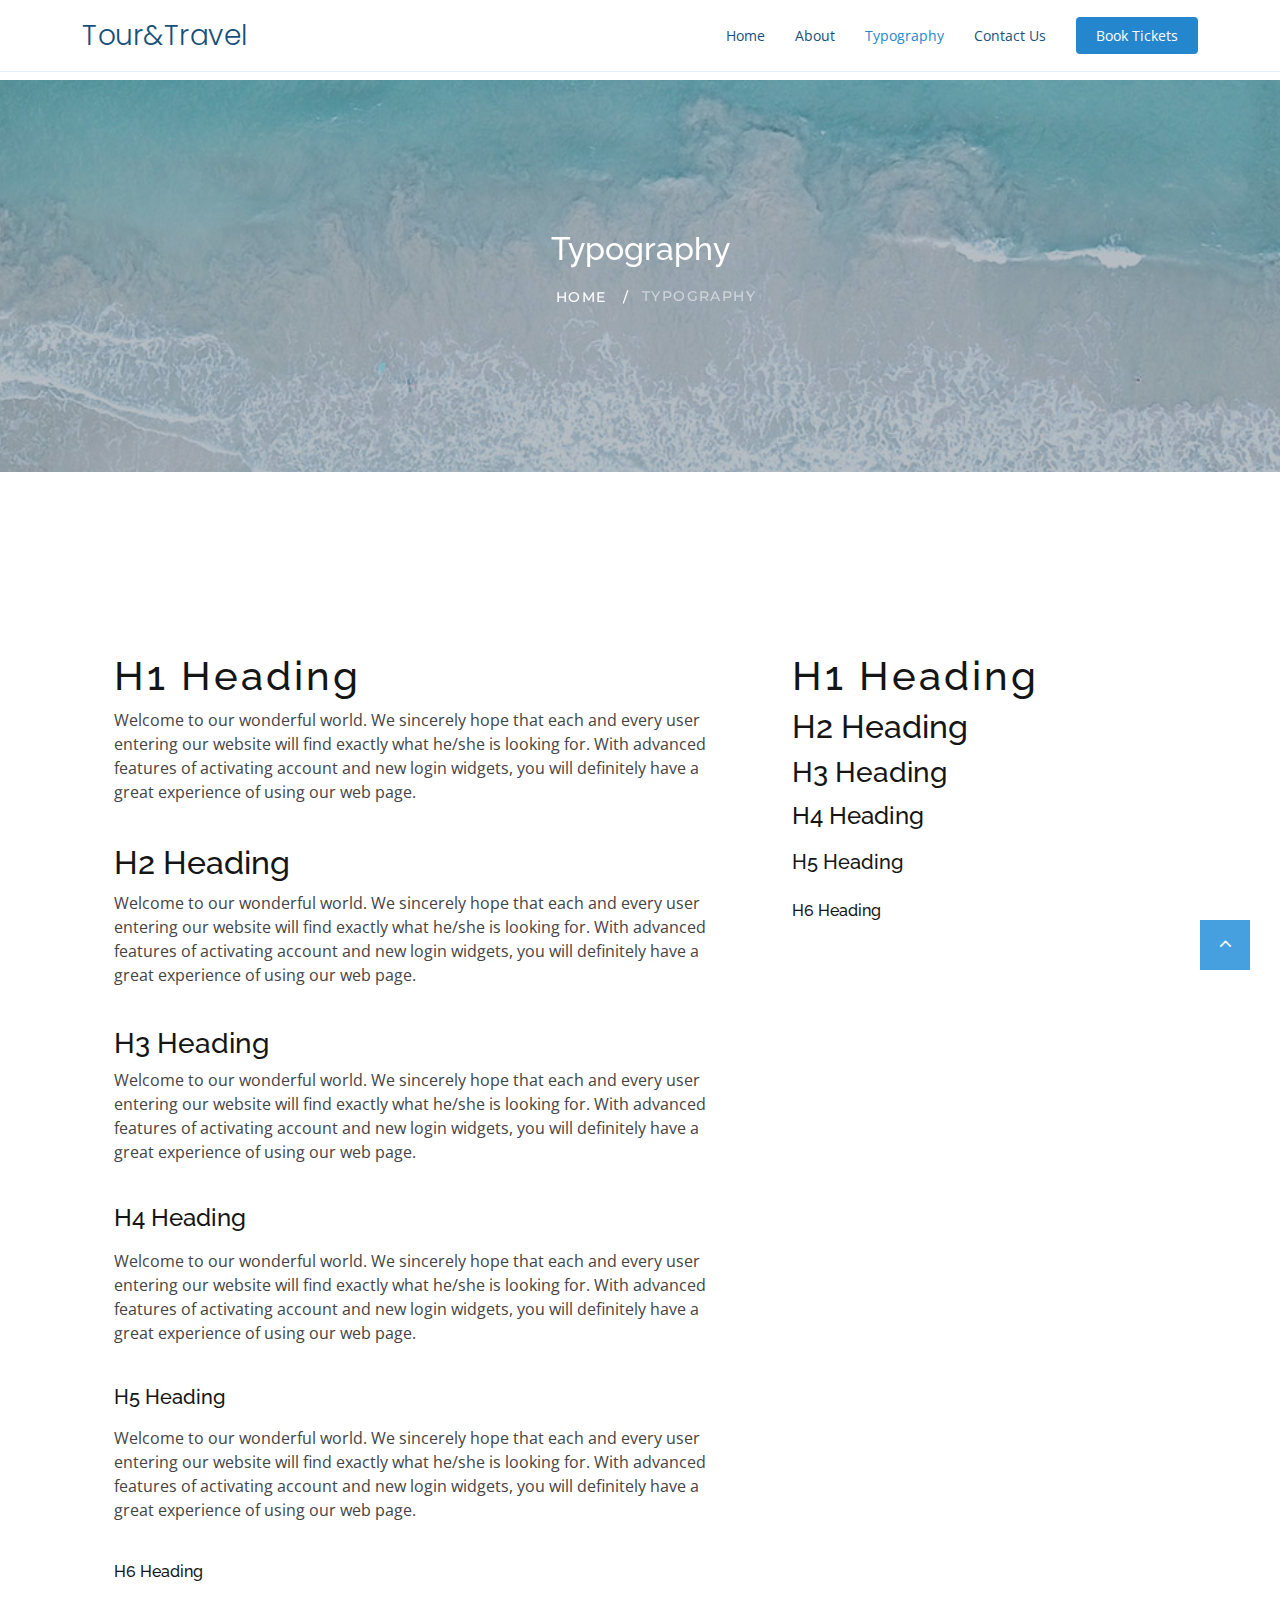
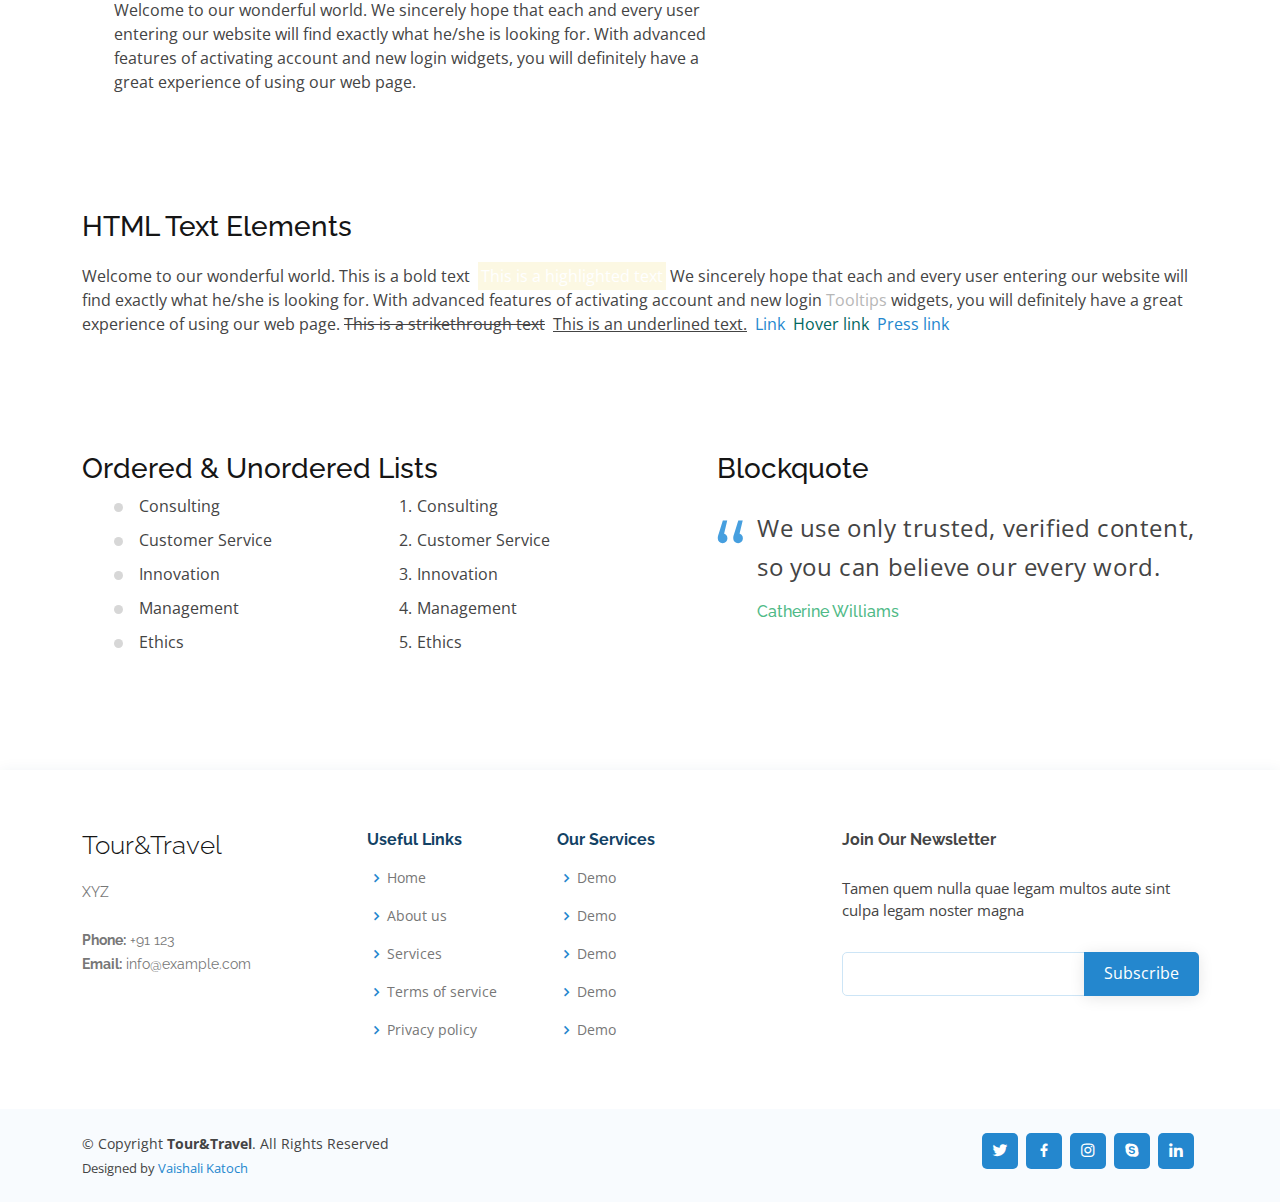
<file: typography.html>
<!DOCTYPE html>
<html lang="en">

<head>
  <title>Travelling</title>
  <meta content="" name="description">
  <meta content="" name="keywords">

  <!-- Favicons -->
  <link href="assets/img/favicon.png" rel="icon">
  <link href="assets/img/apple-touch-icon.png" rel="apple-touch-icon">

  <!-- Google Fonts -->
  <link href="https://fonts.googleapis.com/css?family=Open+Sans:300,300i,400,400i,600,600i,700,700i|Raleway:300,300i,400,400i,500,500i,600,600i,700,700i|Poppins:300,300i,400,400i,500,500i,600,600i,700,700i" rel="stylesheet">

  <!-- Vendor CSS Files -->
  <meta name="format-detection" content="telephone=no">
    <meta name="viewport" content="width=device-width, height=device-height, initial-scale=1.0, maximum-scale=1.0, user-scalable=0">
    <meta http-equiv="X-UA-Compatible" content="IE=edge">
    <meta charset="utf-8">
    <!-- Stylesheets-->
    <link rel="stylesheet" type="text/css" href="//fonts.googleapis.com/css?family=Montserrat:400,500,600,700%7CPoppins:400%7CTeko:300,400">
    <link rel="stylesheet" href="css/bootstrap.css">
    <link rel="stylesheet" href="css/fonts.css">
    <link rel="stylesheet" href="css/style.css">
    <style>.ie-panel{display: none;background: #212121;padding: 10px 0;box-shadow: 3px 3px 5px 0 rgba(0,0,0,.3);clear: both;text-align:center;position: relative;z-index: 1;} html.ie-10 .ie-panel, html.lt-ie-10 .ie-panel {display: block;}</style>

  <link href="assets/vendor/aos/aos.css" rel="stylesheet">
  <link href="assets/vendor/bootstrap/css/bootstrap.min.css" rel="stylesheet">
  <link href="assets/vendor/bootstrap-icons/bootstrap-icons.css" rel="stylesheet">
  <link href="assets/vendor/boxicons/css/boxicons.min.css" rel="stylesheet">
  <link href="assets/vendor/glightbox/css/glightbox.min.css" rel="stylesheet">
  <link href="assets/vendor/remixicon/remixicon.css" rel="stylesheet">
  <link href="assets/vendor/swiper/swiper-bundle.min.css" rel="stylesheet">

  <link href="assets/css/style.css" rel="stylesheet">

</head>

<body>

  <!-- ======= Header ======= -->
  <header id="header" class="fixed-top">
    <div class="container d-flex align-items-center justify-content-between">

      <h1 class="logo"><a href="index.html">Tour&Travel</a></h1>
   
      <nav id="navbar" class="navbar">
        <ul>    
          <li><a class="nav-link scrollto " href="index.html">Home</a></li>
          <li><a class="nav-link scrollto " href="about.html">About</a></li>
          <li><a class="nav-link scrollto active" href="typography.html">Typography</a></li>
          <li><a class="nav-link scrollto o " href="contact-us.html">Contact Us</a></li>
         
          <li><a class="getstarted scrollto" href="#about">Book Tickets</a></li>
        </ul>
        <i class="bi bi-list mobile-nav-toggle"></i>
      </nav><!-- .navbar -->

    </div>
  </header>

      <!-- Breadcrumbs -->
      <section class="breadcrumbs-custom-inset">
        <div class="breadcrumbs-custom context-dark bg-overlay-60">
          <div class="container">
            <h2 class="breadcrumbs-custom-title">Typography</h2>
            <ul class="breadcrumbs-custom-path">
              <li><a href="index.html">Home</a></li>
              <li class="active">Typography</li>
            </ul>
          </div>
          <div class="box-position" style="background-image: url(images/breadcrumbs-bg.jpg);"></div>
        </div>
      </section>
      <!-- Base typography-->
      <section class="section section-sm section-first bg-default text-left">
        <div class="container">
          <div class="row row-40 flex-lg-row-reverse justify-content-xl-between">
            <div class="col-xl-5 d-none d-xl-block">
              <div class="offset-left-xl-45">
                <h1>H1 Heading</h1>
                <h2>H2 Heading</h2>
                <h3>H3 Heading</h3>
                <h4>H4 Heading</h4>
                <h5>H5 Heading</h5>
                <h6>H6 Heading</h6>
              </div>
            </div>
            <div class="col-xl-7">
              <ul class="list-xl box-typography">
                <li>
                  <h1>H1 Heading</h1>
                  <p>Welcome to our wonderful world. We sincerely hope that each and every user entering our website will find exactly what he/she is looking for. With advanced features of activating account and new login widgets, you will definitely have a great experience of using our web page.</p>
                </li>
                <li>
                  <h2>H2 Heading</h2>
                  <p>Welcome to our wonderful world. We sincerely hope that each and every user entering our website will find exactly what he/she is looking for. With advanced features of activating account and new login widgets, you will definitely have a great experience of using our web page.</p>
                </li>
                <li>
                  <h3>H3 Heading</h3>
                  <p>Welcome to our wonderful world. We sincerely hope that each and every user entering our website will find exactly what he/she is looking for. With advanced features of activating account and new login widgets, you will definitely have a great experience of using our web page.</p>
                </li>
                <li>
                  <h4>H4 Heading</h4>
                  <p>Welcome to our wonderful world. We sincerely hope that each and every user entering our website will find exactly what he/she is looking for. With advanced features of activating account and new login widgets, you will definitely have a great experience of using our web page.</p>
                </li>
                <li>
                  <h5>H5 Heading</h5>
                  <p>Welcome to our wonderful world. We sincerely hope that each and every user entering our website will find exactly what he/she is looking for. With advanced features of activating account and new login widgets, you will definitely have a great experience of using our web page.</p>
                </li>
                <li>
                  <h6>H6 Heading</h6>
                  <p>Welcome to our wonderful world. We sincerely hope that each and every user entering our website will find exactly what he/she is looking for. With advanced features of activating account and new login widgets, you will definitely have a great experience of using our web page.</p>
                </li>
              </ul>
            </div>
          </div>
        </div>
      </section>
      <!-- HTML Text Elements-->
      <section class="section section-sm bg-default text-left">
        <div class="container">
          <h3>HTML Text Elements</h3>
          <p class="text-block">Welcome to our wonderful world. This is a bold text
            <mark>This is a highlighted text</mark>We sincerely hope that each and every user entering our website will find exactly what he/she is looking for. With advanced features of activating account and new login<span class="tooltip-custom" data-toggle="tooltip" data-placement="top" title="Default text">Tooltips</span>widgets, you will definitely have a great experience of using our web page.<span class="text-strike">This is a strikethrough text</span><span class="text-underline">This is an underlined text.</span><a href="#">Link</a><a class="link-hover" href="#">Hover link</a><a class="link-active" href="#">Press link</a>
          </p>
        </div>
      </section>

      <!-- Lists and Blockquote-->
      <section class="section section-sm section-last bg-default text-left">
        <div class="container">
          <div class="row row-60 row-md-80 row-lg-90">
            <div class="col-lg-8 col-xl-6">
              <h3>Ordered & Unordered Lists</h3>
              <div class="row row-sm row-30">
                <div class="col-sm-6">
                  <ul class="list-marked">
                    <li>Consulting</li>
                    <li>Customer Service</li>
                    <li>Innovation</li>
                    <li>Management</li>
                    <li>Ethics</li>
                  </ul>
                </div>
                <div class="col-sm-6">
                  <ol class="list-ordered">
                    <li>Consulting</li>
                    <li>Customer Service</li>
                    <li>Innovation</li>
                    <li>Management</li>
                    <li>Ethics</li>
                  </ol>
                </div>
              </div>
            </div>
            <div class="col-lg-8 col-xl-6">
              <div class="offset-left-xl-65">
                <h3>Blockquote</h3>
                <!-- Quote Classic-->
                <article class="quote-classic">
                  <div class="quote-classic-text">
                    <p class="q">We use only trusted, verified content, so you can believe our every word.</p>
                  </div>
                  <h6 class="quote-classic-cite">Catherine Williams</h6>
                </article>
              </div>
            </div>
          </div>
        </div>
      </section>

      <footer id="footer">

        <div class="footer-top">
          <div class="container">
            <div class="row">
    
              <div class="col-lg-3 col-md-6 footer-contact">
                <h3>Tour&Travel</h3>
                <p>
                  XYZ <br><br>
                  <strong>Phone:</strong> +91 123<br>
                  <strong>Email:</strong> info@example.com<br>
                </p>
              </div>
    
              <div class="col-lg-2 col-md-6 footer-links">
                <h4>Useful Links</h4>
                <ul>
                  <li><i class="bx bx-chevron-right"></i> <a href="#">Home</a></li>
                  <li><i class="bx bx-chevron-right"></i> <a href="#">About us</a></li>
                  <li><i class="bx bx-chevron-right"></i> <a href="#">Services</a></li>
                  <li><i class="bx bx-chevron-right"></i> <a href="#">Terms of service</a></li>
                  <li><i class="bx bx-chevron-right"></i> <a href="#">Privacy policy</a></li>
                </ul>
              </div>
    
              <div class="col-lg-3 col-md-6 footer-links">
                <h4>Our Services</h4>
                <ul>
                  <li><i class="bx bx-chevron-right"></i> <a href="#">Demo</a></li>
                  <li><i class="bx bx-chevron-right"></i> <a href="#">Demo</a></li>
                  <li><i class="bx bx-chevron-right"></i> <a href="#">Demo</a></li>
                  <li><i class="bx bx-chevron-right"></i> <a href="#">Demo</a></li>
                  <li><i class="bx bx-chevron-right"></i> <a href="#">Demo</a></li>
                </ul>
              </div>
    
              <div class="col-lg-4 col-md-6 footer-newsletter">
                <h4>Join Our Newsletter</h4>
                <p>Tamen quem nulla quae legam multos aute sint culpa legam noster magna</p>
                <form action="" method="post">
                  <input type="email" name="email"><input type="submit" value="Subscribe">
                </form>
              </div>
    
            </div>
          </div>
        </div>
    
        <div class="container d-md-flex py-4">
    
          <div class="me-md-auto text-center text-md-start">
            <div class="copyright">
              &copy; Copyright <strong><span>Tour&Travel</span></strong>. All Rights Reserved
            </div>
            <div class="credits">
              Designed by <a href="#">Vaishali Katoch</a>
            </div>
          </div>
          <div class="social-links text-center text-md-right pt-3 pt-md-0">
            <a href="#" class="twitter"><i class="bx bxl-twitter"></i></a>
            <a href="#" class="facebook"><i class="bx bxl-facebook"></i></a>
            <a href="#" class="instagram"><i class="bx bxl-instagram"></i></a>
            <a href="#" class="google-plus"><i class="bx bxl-skype"></i></a>
            <a href="#" class="linkedin"><i class="bx bxl-linkedin"></i></a>
          </div>
        </div>
      </footer><!-- End Footer -->
    
      <div id="preloader"></div>
      <a href="#" class="back-to-top d-flex align-items-center justify-content-center"><i class="bi bi-arrow-up-short"></i></a>
    
      <!-- Vendor JS Files -->
      <script src="assets/vendor/aos/aos.js"></script>
      <script src="assets/vendor/bootstrap/js/bootstrap.bundle.min.js"></script>
      <script src="assets/vendor/glightbox/js/glightbox.min.js"></script>
      <script src="assets/vendor/isotope-layout/isotope.pkgd.min.js"></script>
      <script src="assets/vendor/php-email-form/validate.js"></script>
      <script src="assets/vendor/purecounter/purecounter.js"></script>
      <script src="assets/vendor/swiper/swiper-bundle.min.js"></script>
    
      <!-- Template Main JS File -->
      <script src="assets/js/main.js"></script><!-- Global Mailform Output-->
    <div class="snackbars" id="form-output-global"></div>
    <!-- Javascript-->
    <script src="js/core.min.js"></script>
    <script src="js/script.js"></script>
  </body>
</html>
</file>
<file: assets/css/style.css>
/**
* Template Name: OnePage - v4.6.0
* Template URL: https://bootstrapmade.com/onepage-multipurpose-bootstrap-template/
* Author: BootstrapMade.com
* License: https://bootstrapmade.com/license/
*/

/*--------------------------------------------------------------
# General
--------------------------------------------------------------*/
body {
  font-family: "Open Sans", sans-serif;
  color: #444444;
}

a {
  color: #2487ce;
  text-decoration: none;
}

a:hover {
  color: #469fdf;
  text-decoration: none;
}

h1, h2, h3, h4, h5, h6 {
  font-family: "Raleway", sans-serif;
}

/*--------------------------------------------------------------
# Back to top button
--------------------------------------------------------------*/
.back-to-top {
  position: fixed;
  visibility: hidden;
  opacity: 0;
  right: 15px;
  bottom: 15px;
  z-index: 996;
  background: #2487ce;
  width: 40px;
  height: 40px;
  border-radius: 4px;
  transition: all 0.4s;
}
.back-to-top i {
  font-size: 28px;
  color: #fff;
  line-height: 0;
}
.back-to-top:hover {
  background: #3e9bdd;
  color: #fff;
}
.back-to-top.active {
  visibility: visible;
  opacity: 1;
}

/*--------------------------------------------------------------
# Preloader
--------------------------------------------------------------*/
#preloader {
  position: fixed;
  top: 0;
  left: 0;
  right: 0;
  bottom: 0;
  z-index: 9999;
  overflow: hidden;
  background: #fff;
}

#preloader:before {
  content: "";
  position: fixed;
  top: calc(50% - 30px);
  left: calc(50% - 30px);
  border: 6px solid #2487ce;
  border-top-color: #fff;
  border-bottom-color: #fff;
  border-radius: 50%;
  width: 60px;
  height: 60px;
  -webkit-animation: animate-preloader 1s linear infinite;
  animation: animate-preloader 1s linear infinite;
}

@-webkit-keyframes animate-preloader {
  0% {
    transform: rotate(0deg);
  }
  100% {
    transform: rotate(360deg);
  }
}

@keyframes animate-preloader {
  0% {
    transform: rotate(0deg);
  }
  100% {
    transform: rotate(360deg);
  }
}
/*--------------------------------------------------------------
# Disable aos animation delay on mobile devices
--------------------------------------------------------------*/
@media screen and (max-width: 768px) {
  [data-aos-delay] {
    transition-delay: 0 !important;
  }
}
/*--------------------------------------------------------------
# Header
--------------------------------------------------------------*/
#header {
  transition: all 0.5s;
  background: #fff;
  z-index: 997;
  padding: 15px 0;
  border-bottom: 1px solid #e6f2fb;
}
#header.header-scrolled {
  border-color: #fff;
  box-shadow: 0px 2px 15px rgba(18, 66, 101, 0.08);
}
#header .logo {
  font-size: 28px;
  margin: 0;
  padding: 0;
  line-height: 1;
  font-weight: 300;
  letter-spacing: 0.5px;
  font-family: "Poppins", sans-serif;
}
#header .logo a {
  color: #16507b;
}
#header .logo img {
  max-height: 40px;
}
@media (max-width: 992px) {
  #header .logo {
    font-size: 28px;
  }
}

/*--------------------------------------------------------------
# Navigation Menu
--------------------------------------------------------------*/
/**
* Desktop Navigation 
*/
.navbar {
  padding: 0;
}
.navbar ul {
  margin: 0;
  padding: 0;
  display: flex;
  list-style: none;
  align-items: center;
}
.navbar li {
  position: relative;
}
.navbar a, .navbar a:focus {
  display: flex;
  align-items: center;
  justify-content: space-between;
  padding: 10px 0 10px 30px;
  font-size: 14px;
  color: #16507b;
  white-space: nowrap;
  transition: 0.3s;
}
.navbar a i, .navbar a:focus i {
  font-size: 12px;
  line-height: 0;
  margin-left: 5px;
}
.navbar a:hover, .navbar .active, .navbar .active:focus, .navbar li:hover > a {
  color: #2487ce;
}
.navbar .getstarted, .navbar .getstarted:focus {
  background: #2487ce;
  padding: 8px 20px;
  margin-left: 30px;
  border-radius: 4px;
  color: #fff;
}
.navbar .getstarted:hover, .navbar .getstarted:focus:hover {
  color: #fff;
  background: #3194db;
}
.navbar .dropdown ul {
  display: block;
  position: absolute;
  left: 14px;
  top: calc(100% + 30px);
  margin: 0;
  padding: 10px 0;
  z-index: 99;
  opacity: 0;
  visibility: hidden;
  background: #fff;
  box-shadow: 0px 0px 30px rgba(127, 137, 161, 0.25);
  transition: 0.3s;
  border-radius: 4px;
}
.navbar .dropdown ul li {
  min-width: 200px;
}
.navbar .dropdown ul a {
  padding: 10px 20px;
  text-transform: none;
}
.navbar .dropdown ul a i {
  font-size: 12px;
}
.navbar .dropdown ul a:hover, .navbar .dropdown ul .active:hover, .navbar .dropdown ul li:hover > a {
  color: #2487ce;
}
.navbar .dropdown:hover > ul {
  opacity: 1;
  top: 100%;
  visibility: visible;
}
.navbar .dropdown .dropdown ul {
  top: 0;
  left: calc(100% - 30px);
  visibility: hidden;
}
.navbar .dropdown .dropdown:hover > ul {
  opacity: 1;
  top: 0;
  left: 100%;
  visibility: visible;
}
@media (max-width: 1366px) {
  .navbar .dropdown .dropdown ul {
    left: -90%;
  }
  .navbar .dropdown .dropdown:hover > ul {
    left: -100%;
  }
}

/**
* Mobile Navigation 
*/
.mobile-nav-toggle {
  color: #124265;
  font-size: 28px;
  cursor: pointer;
  display: none;
  line-height: 0;
  transition: 0.5s;
}
.mobile-nav-toggle.bi-x {
  color: #fff;
}

@media (max-width: 991px) {
  .mobile-nav-toggle {
    display: block;
  }

  .navbar ul {
    display: none;
  }
}
.navbar-mobile {
  position: fixed;
  overflow: hidden;
  top: 0;
  right: 0;
  left: 0;
  bottom: 0;
  background: rgba(10, 38, 58, 0.9);
  transition: 0.3s;
  z-index: 999;
}
.navbar-mobile .mobile-nav-toggle {
  position: absolute;
  top: 15px;
  right: 15px;
}
.navbar-mobile ul {
  display: block;
  position: absolute;
  top: 55px;
  right: 15px;
  bottom: 15px;
  left: 15px;
  padding: 10px 0;
  background-color: #fff;
  overflow-y: auto;
  transition: 0.3s;
}
.navbar-mobile a, .navbar-mobile a:focus {
  padding: 10px 20px;
  font-size: 15px;
  color: #124265;
}
.navbar-mobile a:hover, .navbar-mobile .active, .navbar-mobile li:hover > a {
  color: #2487ce;
}
.navbar-mobile .getstarted, .navbar-mobile .getstarted:focus {
  margin: 15px;
}
.navbar-mobile .dropdown ul {
  position: static;
  display: none;
  margin: 10px 20px;
  padding: 10px 0;
  z-index: 99;
  opacity: 1;
  visibility: visible;
  background: #fff;
  box-shadow: 0px 0px 30px rgba(127, 137, 161, 0.25);
}
.navbar-mobile .dropdown ul li {
  min-width: 200px;
}
.navbar-mobile .dropdown ul a {
  padding: 10px 20px;
}
.navbar-mobile .dropdown ul a i {
  font-size: 12px;
}
.navbar-mobile .dropdown ul a:hover, .navbar-mobile .dropdown ul .active:hover, .navbar-mobile .dropdown ul li:hover > a {
  color: #2487ce;
}
.navbar-mobile .dropdown > .dropdown-active {
  display: block;
}

/*--------------------------------------------------------------
# Hero Section
--------------------------------------------------------------*/
#hero {
  width: 100%;
  height: 100vh;
  position: relative;
  background: url("../img/hero-bg.jpg") top center;
  background-size: cover;
  position: relative;
}
#hero:before {
  content: "";
  background: rgba(255, 255, 255, 0.8);
  position: absolute;
  bottom: 0;
  top: 0;
  left: 0;
  right: 0;
}
#hero .container {
  padding-top: 80px;
}
#hero h1 {
  margin: 0;
  font-size: 56px;
  font-weight: 700;
  line-height: 72px;
  color: #124265;
  font-family: "Poppins", sans-serif;
}
#hero h2 {
  color: #5e5e5e;
  margin: 10px 0 0 0;
  font-size: 22px;
}
#hero .btn-get-started {
  font-family: "Poppins", sans-serif;
  font-weight: 500;
  font-size: 14px;
  letter-spacing: 0.5px;
  display: inline-block;
  padding: 14px 50px;
  border-radius: 5px;
  transition: 0.5s;
  margin-top: 30px;
  color: #fff;
  background: #2487ce;
}
#hero .btn-get-started:hover {
  background: #3194db;
}
#hero .icon-boxes {
  margin-top: 100px;
}
#hero .icon-box {
  padding: 50px 30px;
  position: relative;
  overflow: hidden;
  background: #fff;
  box-shadow: 0 0 29px 0 rgba(18, 66, 101, 0.08);
  transition: all 0.3s ease-in-out;
  border-radius: 8px;
  z-index: 1;
}
#hero .icon-box .title {
  font-weight: 700;
  margin-bottom: 15px;
  font-size: 18px;
}
#hero .icon-box .title a {
  color: #124265;
  transition: 0.3s;
}
#hero .icon-box .description {
  font-size: 15px;
  line-height: 28px;
  margin-bottom: 0;
}
#hero .icon-box .icon {
  margin-bottom: 20px;
  padding-top: 10px;
  display: inline-block;
  transition: all 0.3s ease-in-out;
  font-size: 36px;
  line-height: 1;
  color: #2487ce;
}
#hero .icon-box:hover {
  transform: scale(1.08);
}
#hero .icon-box:hover .title a {
  color: #2487ce;
}
@media (min-width: 1024px) {
  #hero {
    background-attachment: fixed;
  }
}
@media (max-height: 800px) {
  #hero {
    height: auto;
  }
}
@media (max-width: 992px) {
  #hero {
    height: auto;
  }
  #hero h1 {
    font-size: 28px;
    line-height: 36px;
  }
  #hero h2 {
    font-size: 18px;
    line-height: 24px;
  }
}

/*--------------------------------------------------------------
# Sections General
--------------------------------------------------------------*/
section {
  padding: 80px 0;
  overflow: hidden;
}

.section-bg {
  background-color: #f8fbfe;
}

.section-title {
  text-align: center;
  padding-bottom: 30px;
}
.section-title h2 {
  font-size: 32px;
  font-weight: bold;
  text-transform: uppercase;
  margin-bottom: 20px;
  padding-bottom: 0;
  color: #124265;
}
.section-title p {
  margin-bottom: 0;
  font-size: 14px;
  color: #919191;
}

/*--------------------------------------------------------------
# About
--------------------------------------------------------------*/
.about .content h3 {
  font-weight: 600;
  font-size: 26px;
}
.about .content ul {
  list-style: none;
  padding: 0;
}
.about .content ul li {
  padding-left: 28px;
  position: relative;
}
.about .content ul li + li {
  margin-top: 10px;
}
.about .content ul i {
  position: absolute;
  left: 0;
  top: 2px;
  font-size: 20px;
  color: #2487ce;
  line-height: 1;
}
.about .content p:last-child {
  margin-bottom: 0;
}
.about .content .btn-learn-more {
  font-family: "Raleway", sans-serif;
  font-weight: 600;
  font-size: 14px;
  letter-spacing: 1px;
  display: inline-block;
  padding: 12px 32px;
  border-radius: 5px;
  transition: 0.3s;
  line-height: 1;
  color: #2487ce;
  -webkit-animation-delay: 0.8s;
  animation-delay: 0.8s;
  margin-top: 6px;
  border: 2px solid #2487ce;
}
.about .content .btn-learn-more:hover {
  background: #2487ce;
  color: #fff;
  text-decoration: none;
}

/*--------------------------------------------------------------
# Counts
--------------------------------------------------------------*/
.counts {
  padding: 60px 0;
}
.counts .count-box {
  width: 100%;
  text-align: center;
}
.counts .count-box span {
  font-size: 48px;
  line-height: 48px;
  display: block;
  font-weight: 700;
  color: #124265;
  margin-left: 80px;
  margin: auto;
}
.counts .count-box p {
  padding: 8px 0 0 0;
  font-family: "Raleway", sans-serif;
  font-weight: 600;
  font-size: 14px;
  color: #1e6ca6;
}

/*--------------------------------------------------------------
# About Video
--------------------------------------------------------------*/
.about-video .content {
  font-size: 15px;
}
.about-video .content h3 {
  font-weight: 700;
  font-size: 24px;
  color: #124265;
}
.about-video .content ul {
  list-style: none;
  padding: 0;
}
.about-video .content ul li {
  padding-bottom: 10px;
  padding-left: 28px;
  position: relative;
}
.about-video .content ul i {
  font-size: 24px;
  color: #2487ce;
  position: absolute;
  left: 0;
  top: -2px;
}
.about-video .content p:last-child {
  margin-bottom: 0;
}
.about-video .play-btn {
  width: 94px;
  height: 94px;
  background: radial-gradient(#2487ce 50%, rgba(36, 135, 206, 0.4) 52%);
  border-radius: 50%;
  display: block;
  position: absolute;
  left: calc(50% - 47px);
  top: calc(50% - 47px);
  overflow: hidden;
}
.about-video .play-btn::after {
  content: "";
  position: absolute;
  left: 50%;
  top: 50%;
  transform: translateX(-40%) translateY(-50%);
  width: 0;
  height: 0;
  border-top: 10px solid transparent;
  border-bottom: 10px solid transparent;
  border-left: 15px solid #fff;
  z-index: 100;
  transition: all 400ms cubic-bezier(0.55, 0.055, 0.675, 0.19);
}
.about-video .play-btn::before {
  content: "";
  position: absolute;
  width: 120px;
  height: 120px;
  -webkit-animation-delay: 0s;
  animation-delay: 0s;
  -webkit-animation: pulsate-btn 2s;
  animation: pulsate-btn 2s;
  -webkit-animation-direction: forwards;
  animation-direction: forwards;
  -webkit-animation-iteration-count: infinite;
  animation-iteration-count: infinite;
  -webkit-animation-timing-function: steps;
  animation-timing-function: steps;
  opacity: 1;
  border-radius: 50%;
  border: 5px solid rgba(36, 135, 206, 0.7);
  top: -15%;
  left: -15%;
  background: rgba(198, 16, 0, 0);
}
.about-video .play-btn:hover::after {
  border-left: 15px solid #2487ce;
  transform: scale(20);
}
.about-video .play-btn:hover::before {
  content: "";
  position: absolute;
  left: 50%;
  top: 50%;
  transform: translateX(-40%) translateY(-50%);
  width: 0;
  height: 0;
  border: none;
  border-top: 10px solid transparent;
  border-bottom: 10px solid transparent;
  border-left: 15px solid #fff;
  z-index: 200;
  -webkit-animation: none;
  animation: none;
  border-radius: 0;
}

@-webkit-keyframes pulsate-btn {
  0% {
    transform: scale(0.6, 0.6);
    opacity: 1;
  }
  100% {
    transform: scale(1, 1);
    opacity: 0;
  }
}

@keyframes pulsate-btn {
  0% {
    transform: scale(0.6, 0.6);
    opacity: 1;
  }
  100% {
    transform: scale(1, 1);
    opacity: 0;
  }
}
/*--------------------------------------------------------------
# Clients
--------------------------------------------------------------*/
.clients {
  padding: 15px 0;
  text-align: center;
}
.clients img {
  max-width: 45%;
  transition: all 0.4s ease-in-out;
  display: inline-block;
  padding: 15px 0;
  filter: grayscale(100);
}
.clients img:hover {
  filter: none;
  transform: scale(1.15);
}
@media (max-width: 768px) {
  .clients img {
    max-width: 40%;
  }
}

/*--------------------------------------------------------------
# Testimonials
--------------------------------------------------------------*/
.testimonials .testimonials-carousel, .testimonials .testimonials-slider {
  overflow: hidden;
}
.testimonials .testimonial-item {
  box-sizing: content-box;
  text-align: center;
  min-height: 320px;
}
.testimonials .testimonial-item .testimonial-img {
  width: 90px;
  border-radius: 50%;
  margin: 0 auto;
}
.testimonials .testimonial-item h3 {
  font-size: 18px;
  font-weight: bold;
  margin: 10px 0 5px 0;
  color: #111;
}
.testimonials .testimonial-item h4 {
  font-size: 14px;
  color: #999;
  margin: 0;
}
.testimonials .testimonial-item .quote-icon-left, .testimonials .testimonial-item .quote-icon-right {
  color: #c9e3f5;
  font-size: 26px;
}
.testimonials .testimonial-item .quote-icon-left {
  display: inline-block;
  left: -5px;
  position: relative;
}
.testimonials .testimonial-item .quote-icon-right {
  display: inline-block;
  right: -5px;
  position: relative;
  top: 10px;
}
.testimonials .testimonial-item p {
  font-style: italic;
  margin: 0 15px 15px 15px;
  padding: 20px;
  background: #f3f9fd;
  position: relative;
  margin-bottom: 35px;
  border-radius: 6px;
}
.testimonials .testimonial-item p::after {
  content: "";
  width: 0;
  height: 0;
  border-top: 20px solid #f3f9fd;
  border-right: 20px solid transparent;
  border-left: 20px solid transparent;
  position: absolute;
  bottom: -20px;
  left: calc(50% - 20px);
}
.testimonials .swiper-pagination {
  margin-top: 20px;
  position: relative;
}
.testimonials .swiper-pagination .swiper-pagination-bullet {
  width: 12px;
  height: 12px;
  background-color: #fff;
  opacity: 1;
  border: 1px solid #2487ce;
}
.testimonials .swiper-pagination .swiper-pagination-bullet-active {
  background-color: #2487ce;
}

/*--------------------------------------------------------------
# Services
--------------------------------------------------------------*/
.services .icon-box {
  text-align: center;
  padding: 70px 20px 80px 20px;
  transition: all ease-in-out 0.3s;
  background: #fff;
  box-shadow: 0px 5px 90px 0px rgba(110, 123, 131, 0.05);
}
.services .icon-box .icon {
  margin: 0 auto;
  width: 100px;
  height: 100px;
  display: flex;
  align-items: center;
  justify-content: center;
  transition: ease-in-out 0.3s;
  position: relative;
}
.services .icon-box .icon i {
  font-size: 36px;
  transition: 0.5s;
  position: relative;
}
.services .icon-box .icon svg {
  position: absolute;
  top: 0;
  left: 0;
}
.services .icon-box .icon svg path {
  transition: 0.5s;
  fill: #f5f5f5;
}
.services .icon-box h4 {
  font-weight: 600;
  margin: 10px 0 15px 0;
  font-size: 22px;
}
.services .icon-box h4 a {
  color: #124265;
  transition: ease-in-out 0.3s;
}
.services .icon-box p {
  line-height: 24px;
  font-size: 14px;
  margin-bottom: 0;
}
.services .icon-box:hover {
  border-color: #fff;
  box-shadow: 0px 0 35px 0 rgba(0, 0, 0, 0.08);
}
.services .iconbox-blue i {
  color: #47aeff;
}
.services .iconbox-blue:hover .icon i {
  color: #fff;
}
.services .iconbox-blue:hover .icon path {
  fill: #47aeff;
}
.services .iconbox-orange i {
  color: #ffa76e;
}
.services .iconbox-orange:hover .icon i {
  color: #fff;
}
.services .iconbox-orange:hover .icon path {
  fill: #ffa76e;
}
.services .iconbox-pink i {
  color: #e80368;
}
.services .iconbox-pink:hover .icon i {
  color: #fff;
}
.services .iconbox-pink:hover .icon path {
  fill: #e80368;
}
.services .iconbox-yellow i {
  color: #ffbb2c;
}
.services .iconbox-yellow:hover .icon i {
  color: #fff;
}
.services .iconbox-yellow:hover .icon path {
  fill: #ffbb2c;
}
.services .iconbox-red i {
  color: #ff5828;
}
.services .iconbox-red:hover .icon i {
  color: #fff;
}
.services .iconbox-red:hover .icon path {
  fill: #ff5828;
}
.services .iconbox-teal i {
  color: #11dbcf;
}
.services .iconbox-teal:hover .icon i {
  color: #fff;
}
.services .iconbox-teal:hover .icon path {
  fill: #11dbcf;
}

/*--------------------------------------------------------------
# Cta
--------------------------------------------------------------*/
.cta {
  background: #2487ce;
  background-size: cover;
  padding: 60px 0;
}
.cta h3 {
  color: #fff;
  font-size: 28px;
  font-weight: 700;
}
.cta p {
  color: #fff;
}
.cta .cta-btn {
  font-family: "Raleway", sans-serif;
  font-weight: 600;
  font-size: 14px;
  letter-spacing: 1px;
  display: inline-block;
  padding: 10px 35px;
  border-radius: 5px;
  transition: 0.5s;
  margin-top: 10px;
  border: 2px solid #fff;
  color: #fff;
}
.cta .cta-btn:hover {
  background: #fff;
  color: #2487ce;
}

/*--------------------------------------------------------------
# Portfolio
--------------------------------------------------------------*/
.portfolio .portfolio-item {
  margin-bottom: 30px;
}
.portfolio #portfolio-flters {
  padding: 0;
  margin: 0 auto 35px auto;
  list-style: none;
  text-align: center;
  border-radius: 50px;
  padding: 2px 15px;
}
.portfolio #portfolio-flters li {
  cursor: pointer;
  display: inline-block;
  padding: 10px 15px 8px 15px;
  font-size: 14px;
  font-weight: 600;
  line-height: 1;
  text-transform: uppercase;
  color: #444444;
  margin-bottom: 5px;
  transition: all 0.3s ease-in-out;
}
.portfolio #portfolio-flters li:hover, .portfolio #portfolio-flters li.filter-active {
  color: #2487ce;
}
.portfolio #portfolio-flters li:last-child {
  margin-right: 0;
}
.portfolio .portfolio-wrap {
  transition: 0.3s;
  position: relative;
  overflow: hidden;
  z-index: 1;
}
.portfolio .portfolio-wrap::before {
  content: "";
  background: rgba(36, 135, 206, 0.6);
  position: absolute;
  left: 30px;
  right: 30px;
  top: 30px;
  bottom: 30px;
  transition: all ease-in-out 0.3s;
  z-index: 2;
  opacity: 0;
}
.portfolio .portfolio-wrap .portfolio-info {
  opacity: 0;
  position: absolute;
  top: 0;
  left: 0;
  right: 0;
  bottom: 0;
  text-align: center;
  z-index: 3;
  transition: all ease-in-out 0.3s;
  display: flex;
  flex-direction: column;
  justify-content: center;
  align-items: center;
}
.portfolio .portfolio-wrap .portfolio-info::before {
  display: block;
  content: "";
  width: 48px;
  height: 48px;
  position: absolute;
  top: 35px;
  left: 35px;
  border-top: 3px solid #fff;
  border-left: 3px solid #fff;
  transition: all 0.5s ease 0s;
  z-index: 9994;
}
.portfolio .portfolio-wrap .portfolio-info::after {
  display: block;
  content: "";
  width: 48px;
  height: 48px;
  position: absolute;
  bottom: 35px;
  right: 35px;
  border-bottom: 3px solid #fff;
  border-right: 3px solid #fff;
  transition: all 0.5s ease 0s;
  z-index: 9994;
}
.portfolio .portfolio-wrap .portfolio-info h4 {
  font-size: 20px;
  color: #fff;
  font-weight: 600;
}
.portfolio .portfolio-wrap .portfolio-info p {
  color: #ffffff;
  font-size: 14px;
  text-transform: uppercase;
  padding: 0;
  margin: 0;
}
.portfolio .portfolio-wrap .portfolio-links {
  text-align: center;
  z-index: 4;
}
.portfolio .portfolio-wrap .portfolio-links a {
  color: rgba(255, 255, 255, 0.6);
  margin: 0 2px;
  font-size: 28px;
  display: inline-block;
  transition: 0.3s;
}
.portfolio .portfolio-wrap .portfolio-links a:hover {
  color: #fff;
}
.portfolio .portfolio-wrap:hover::before {
  top: 0;
  left: 0;
  right: 0;
  bottom: 0;
  opacity: 1;
}
.portfolio .portfolio-wrap:hover .portfolio-info {
  opacity: 1;
}
.portfolio .portfolio-wrap:hover .portfolio-info::before {
  top: 15px;
  left: 15px;
}
.portfolio .portfolio-wrap:hover .portfolio-info::after {
  bottom: 15px;
  right: 15px;
}

/*--------------------------------------------------------------
# Portfolio Details
--------------------------------------------------------------*/
.portfolio-details {
  padding-top: 40px;
}
.portfolio-details .portfolio-details-slider img {
  width: 100%;
}
.portfolio-details .portfolio-details-slider .swiper-pagination {
  margin-top: 20px;
  position: relative;
}
.portfolio-details .portfolio-details-slider .swiper-pagination .swiper-pagination-bullet {
  width: 12px;
  height: 12px;
  background-color: #fff;
  opacity: 1;
  border: 1px solid #2487ce;
}
.portfolio-details .portfolio-details-slider .swiper-pagination .swiper-pagination-bullet-active {
  background-color: #2487ce;
}
.portfolio-details .portfolio-info {
  padding: 30px;
  box-shadow: 0px 0 30px rgba(18, 66, 101, 0.08);
}
.portfolio-details .portfolio-info h3 {
  font-size: 22px;
  font-weight: 700;
  margin-bottom: 20px;
  padding-bottom: 20px;
  border-bottom: 1px solid #eee;
}
.portfolio-details .portfolio-info ul {
  list-style: none;
  padding: 0;
  font-size: 15px;
}
.portfolio-details .portfolio-info ul li + li {
  margin-top: 10px;
}
.portfolio-details .portfolio-description {
  padding-top: 30px;
}
.portfolio-details .portfolio-description h2 {
  font-size: 26px;
  font-weight: 700;
  margin-bottom: 20px;
}
.portfolio-details .portfolio-description p {
  padding: 0;
}

/*--------------------------------------------------------------
# Team
--------------------------------------------------------------*/
.team .member {
  margin-bottom: 20px;
  overflow: hidden;
  text-align: center;
  border-radius: 4px;
  background: #fff;
  box-shadow: 0px 2px 15px rgba(18, 66, 101, 0.08);
}
.team .member .member-img {
  position: relative;
  overflow: hidden;
}
.team .member .social {
  position: absolute;
  left: 0;
  bottom: 0;
  right: 0;
  height: 40px;
  opacity: 0;
  transition: ease-in-out 0.3s;
  text-align: center;
  background: rgba(255, 255, 255, 0.85);
  display: inline-flex;
  align-items: center;
  justify-content: center;
}
.team .member .social a {
  transition: color 0.3s;
  color: #124265;
  margin: 0 10px;
  display: inline-block;
}
.team .member .social a:hover {
  color: #2487ce;
}
.team .member .social i {
  font-size: 18px;
  margin: 0 2px;
  line-height: 0;
}
.team .member .member-info {
  padding: 25px 15px;
}
.team .member .member-info h4 {
  font-weight: 700;
  margin-bottom: 5px;
  font-size: 18px;
  color: #124265;
}
.team .member .member-info span {
  display: block;
  font-size: 13px;
  font-weight: 400;
  color: #aaaaaa;
}
.team .member .member-info p {
  font-style: italic;
  font-size: 14px;
  line-height: 26px;
  color: #777777;
}
.team .member:hover .social {
  opacity: 1;
}

/*--------------------------------------------------------------
# Pricing
--------------------------------------------------------------*/
.pricing .box {
  padding: 40px 20px;
  text-align: center;
  border-radius: 8px;
  position: relative;
  overflow: hidden;
  background: #fefefe;
  box-shadow: 0px 5px 90px 0px rgba(110, 123, 131, 0.1);
}
.pricing .box h3 {
  font-weight: 400;
  padding: 15px;
  font-size: 18px;
  text-transform: uppercase;
  font-weight: 600;
  color: #124265;
}
.pricing .box h4 {
  font-size: 42px;
  color: #2487ce;
  font-weight: 500;
  font-family: "Open Sans", sans-serif;
  margin-bottom: 20px;
}
.pricing .box h4 sup {
  font-size: 20px;
  top: -15px;
  left: -3px;
}
.pricing .box h4 span {
  color: #bababa;
  font-size: 16px;
  font-weight: 300;
}
.pricing .box ul {
  padding: 0;
  list-style: none;
  color: #124265;
  text-align: center;
  line-height: 20px;
  font-size: 14px;
}
.pricing .box ul li {
  padding-bottom: 16px;
}
.pricing .box ul .na {
  color: #ccc;
  text-decoration: line-through;
}
.pricing .box .btn-wrap {
  padding: 15px;
  text-align: center;
}
.pricing .box .btn-buy {
  display: inline-block;
  padding: 10px 40px;
  border-radius: 4px;
  color: #2487ce;
  transition: none;
  font-size: 14px;
  font-weight: 400;
  font-family: "Raleway", sans-serif;
  font-weight: 600;
  transition: 0.3s;
  border: 2px solid #2487ce;
}
.pricing .box .btn-buy:hover {
  background: #2487ce;
  color: #fff;
}
.pricing .featured {
  background: #2487ce;
}
.pricing .featured h3, .pricing .featured h4, .pricing .featured h4 span, .pricing .featured ul, .pricing .featured ul .na {
  color: #fff;
}
.pricing .featured .btn-wrap {
  padding: 15px;
  text-align: center;
}
.pricing .featured .btn-buy {
  color: #fff;
  border: 2px solid #fff;
}
.pricing .featured .btn-buy:hover {
  background: #fff;
  color: #2487ce;
}

/*--------------------------------------------------------------
# Frequently Asked Questions
--------------------------------------------------------------*/
.faq .faq-list {
  padding: 0 100px;
}
.faq .faq-list ul {
  padding: 0;
  list-style: none;
}
.faq .faq-list li + li {
  margin-top: 15px;
}
.faq .faq-list li {
  padding: 20px;
  background: #fff;
  border-radius: 4px;
  position: relative;
}
.faq .faq-list a {
  display: block;
  position: relative;
  font-family: "Poppins", sans-serif;
  font-size: 16px;
  line-height: 24px;
  font-weight: 500;
  padding: 0 30px;
  outline: none;
  cursor: pointer;
}
.faq .faq-list .icon-help {
  font-size: 24px;
  position: absolute;
  right: 0;
  left: 20px;
  color: #87c1ea;
}
.faq .faq-list .icon-show, .faq .faq-list .icon-close {
  font-size: 24px;
  position: absolute;
  right: 0;
  top: 0;
}
.faq .faq-list p {
  margin-bottom: 0;
  padding: 10px 0 0 0;
}
.faq .faq-list .icon-show {
  display: none;
}
.faq .faq-list a.collapsed {
  color: #343a40;
}
.faq .faq-list a.collapsed:hover {
  color: #2487ce;
}
.faq .faq-list a.collapsed .icon-show {
  display: inline-block;
}
.faq .faq-list a.collapsed .icon-close {
  display: none;
}
@media (max-width: 1200px) {
  .faq .faq-list {
    padding: 0;
  }
}

/*--------------------------------------------------------------
# Contact
--------------------------------------------------------------*/
.contact .info {
  width: 100%;
  background: #fff;
}
.contact .info i {
  font-size: 20px;
  color: #2487ce;
  float: left;
  width: 44px;
  height: 44px;
  background: #e3f0fa;
  display: flex;
  justify-content: center;
  align-items: center;
  border-radius: 5px;
  transition: all 0.3s ease-in-out;
}
.contact .info h4 {
  padding: 0 0 0 60px;
  font-size: 22px;
  font-weight: 600;
  margin-bottom: 5px;
  color: #124265;
}
.contact .info p {
  padding: 0 0 0 60px;
  margin-bottom: 0;
  font-size: 14px;
  color: #217bbc;
}
.contact .info .email, .contact .info .phone {
  margin-top: 40px;
}
.contact .info .email:hover i, .contact .info .address:hover i, .contact .info .phone:hover i {
  background: #2487ce;
  color: #fff;
}
.contact .php-email-form {
  width: 100%;
  background: #fff;
}
.contact .php-email-form .form-group {
  padding-bottom: 8px;
}
.contact .php-email-form .error-message {
  display: none;
  color: #fff;
  background: #ed3c0d;
  text-align: left;
  padding: 15px;
  font-weight: 600;
}
.contact .php-email-form .error-message br + br {
  margin-top: 25px;
}
.contact .php-email-form .sent-message {
  display: none;
  color: #fff;
  background: #18d26e;
  text-align: center;
  padding: 15px;
  font-weight: 600;
}
.contact .php-email-form .loading {
  display: none;
  background: #fff;
  text-align: center;
  padding: 15px;
}
.contact .php-email-form .loading:before {
  content: "";
  display: inline-block;
  border-radius: 50%;
  width: 24px;
  height: 24px;
  margin: 0 10px -6px 0;
  border: 3px solid #18d26e;
  border-top-color: #eee;
  -webkit-animation: animate-loading 1s linear infinite;
  animation: animate-loading 1s linear infinite;
}
.contact .php-email-form input, .contact .php-email-form textarea {
  border-radius: 0;
  box-shadow: none;
  font-size: 14px;
  border-radius: 4px;
}
.contact .php-email-form input:focus, .contact .php-email-form textarea:focus {
  border-color: #2487ce;
}
.contact .php-email-form input {
  height: 44px;
}
.contact .php-email-form textarea {
  padding: 10px 12px;
}
.contact .php-email-form button[type=submit] {
  background: #2487ce;
  border: 0;
  padding: 10px 30px;
  color: #fff;
  transition: 0.4s;
  border-radius: 4px;
}
.contact .php-email-form button[type=submit]:hover {
  background: #3194db;
}
@-webkit-keyframes animate-loading {
  0% {
    transform: rotate(0deg);
  }
  100% {
    transform: rotate(360deg);
  }
}
@keyframes animate-loading {
  0% {
    transform: rotate(0deg);
  }
  100% {
    transform: rotate(360deg);
  }
}

/*--------------------------------------------------------------
# Breadcrumbs
--------------------------------------------------------------*/
.breadcrumbs {
  padding: 15px 0;
  background: #f8fbfe;
  min-height: 40px;
  margin-top: 72px;
}
@media (max-width: 992px) {
  .breadcrumbs {
    margin-top: 58px;
  }
}
.breadcrumbs h2 {
  font-size: 24px;
  font-weight: 300;
}
.breadcrumbs ol {
  display: flex;
  flex-wrap: wrap;
  list-style: none;
  padding: 0;
  margin: 0;
  font-size: 14px;
}
.breadcrumbs ol li + li {
  padding-left: 10px;
}
.breadcrumbs ol li + li::before {
  display: inline-block;
  padding-right: 10px;
  color: #1a5e90;
  content: "/";
}
@media (max-width: 768px) {
  .breadcrumbs .d-flex {
    display: block !important;
  }
  .breadcrumbs ol {
    display: block;
  }
  .breadcrumbs ol li {
    display: inline-block;
  }
}

/*--------------------------------------------------------------
# Footer
--------------------------------------------------------------*/
#footer {
  color: #444444;
  font-size: 14px;
  background: #f8fbfe;
  box-shadow: 0px 2px 15px rgba(18, 66, 101, 0.08);
}
#footer .footer-top {
  padding: 60px 0 30px 0;
  background: #fff;
}
#footer .footer-top .footer-contact {
  margin-bottom: 30px;
}
#footer .footer-top .footer-contact h3 {
  font-size: 26px;
  margin: 0 0 10px 0;
  padding: 2px 0 2px 0;
  line-height: 1;
  font-weight: 300;
}
#footer .footer-top .footer-contact p {
  font-size: 14px;
  line-height: 24px;
  margin-bottom: 0;
  font-family: "Raleway", sans-serif;
  color: #777777;
}
#footer .footer-top h4 {
  font-size: 16px;
  font-weight: bold;
  color: #124265;
  position: relative;
  padding-bottom: 12px;
}
#footer .footer-top .footer-links {
  margin-bottom: 30px;
}
#footer .footer-top .footer-links ul {
  list-style: none;
  padding: 0;
  margin: 0;
}
#footer .footer-top .footer-links ul i {
  padding-right: 2px;
  color: #2487ce;
  font-size: 18px;
  line-height: 1;
}
#footer .footer-top .footer-links ul li {
  padding: 10px 0;
  display: flex;
  align-items: center;
}
#footer .footer-top .footer-links ul li:first-child {
  padding-top: 0;
}
#footer .footer-top .footer-links ul a {
  color: #777777;
  transition: 0.3s;
  display: inline-block;
  line-height: 1;
}
#footer .footer-top .footer-links ul a:hover {
  text-decoration: none;
  color: #2487ce;
}
#footer .footer-newsletter {
  font-size: 15px;
}
#footer .footer-newsletter h4 {
  font-size: 16px;
  font-weight: bold;
  color: #444444;
  position: relative;
  padding-bottom: 12px;
}
#footer .footer-newsletter form {
  margin-top: 30px;
  background: #fff;
  padding: 6px 10px;
  position: relative;
  border-radius: 5px;
  text-align: left;
  border: 1px solid #cde5f6;
}
#footer .footer-newsletter form input[type=email] {
  border: 0;
  padding: 4px 8px;
  width: calc(100% - 100px);
}
#footer .footer-newsletter form input[type=submit] {
  position: absolute;
  top: -1px;
  right: -2px;
  bottom: -1px;
  border: 0;
  background: none;
  font-size: 16px;
  padding: 0 20px 2px 20px;
  background: #2487ce;
  color: #fff;
  transition: 0.3s;
  border-radius: 0 5px 5px 0;
  box-shadow: 0px 2px 15px rgba(0, 0, 0, 0.1);
}
#footer .footer-newsletter form input[type=submit]:hover {
  background: #3194db;
}
#footer .credits {
  padding-top: 5px;
  font-size: 13px;
  color: #444444;
}
#footer .social-links a {
  font-size: 18px;
  display: inline-block;
  background: #2487ce;
  color: #fff;
  line-height: 1;
  padding: 8px 0;
  margin-right: 4px;
  border-radius: 5px;
  text-align: center;
  width: 36px;
  height: 36px;
  transition: 0.3s;
}
#footer .social-links a:hover {
  background: #3194db;
  color: #fff;
  text-decoration: none;
}
</file>
<file: css/fonts.css>
/*
*
* Fonts
*//*
*
* Font Awesome Icons 4.7.0
* --------------------------------------------------
*/@font-face {	font-family: 'FontAwesome';	src: url("../fonts/fontawesome-webfont.eot?v=4.7.0");	src: url("../fonts/fontawesome-webfont.eot?#iefix&v=4.7.0") format("embedded-opentype"), url("../fonts/fontawesome-webfont.woff2?v=4.7.0") format("woff2"), url("../fonts/fontawesome-webfont.woff?v=4.7.0") format("woff"), url("../fonts/fontawesome-webfont.ttf?v=4.7.0") format("truetype"), url("../fonts/fontawesome-webfont.svg?v=4.7.0#fontawesomeregular") format("svg");	font-weight: normal;	font-style: normal;}.fa {	display: inline-block;	font-family: 'FontAwesome';	font-size: inherit;	text-rendering: auto;	-webkit-font-smoothing: antialiased;	-moz-osx-font-smoothing: grayscale;}[class*='fa-']:before {	font-weight: 400;	font-family: 'FontAwesome';}/* makes the font 33% larger relative to the icon container */.fa-lg {	font-size: 1.33333333em;	line-height: 0.75em;	vertical-align: -15%;}.fa-2x {	font-size: 2em;}.fa-3x {	font-size: 3em;}.fa-4x {	font-size: 4em;}.fa-5x {	font-size: 5em;}.fa-fw {	width: 1.28571429em;	text-align: center;}.fa-ul {	padding-left: 0;	margin-left: 2.14285714em;	list-style-type: none;}.fa-ul > li {	position: relative;}.fa-li {	position: absolute;	left: -2.14285714em;	width: 2.14285714em;	top: 0.14285714em;	text-align: center;}.fa-li.fa-lg {	left: -1.85714286em;}.fa-border {	padding: .2em .25em .15em;	border: solid 0.08em #eeeeee;	border-radius: .1em;}.fa-pull-left {	float: left;}.fa-pull-right {	float: right;}.fa.fa-pull-left {	margin-right: .3em;}.fa.fa-pull-right {	margin-left: .3em;}/* Deprecated as of 4.4.0 */.pull-right {	float: right;}.pull-left {	float: left;}.fa.pull-left {	margin-right: .3em;}.fa.pull-right {	margin-left: .3em;}.fa-spin {	-webkit-animation: fa-spin 2s infinite linear;	animation: fa-spin 2s infinite linear;}.fa-pulse {	-webkit-animation: fa-spin 1s infinite steps(8);	animation: fa-spin 1s infinite steps(8);}@-webkit-keyframes fa-spin {	0% {		-webkit-transform: rotate(0deg);		transform: rotate(0deg);	}	100% {		-webkit-transform: rotate(359deg);		transform: rotate(359deg);	}}@keyframes fa-spin {	0% {		-webkit-transform: rotate(0deg);		transform: rotate(0deg);	}	100% {		-webkit-transform: rotate(359deg);		transform: rotate(359deg);	}}.fa-rotate-90 {	-ms-filter: "progid:DXImageTransform.Microsoft.BasicImage(rotation=1)";	-webkit-transform: rotate(90deg);	-ms-transform: rotate(90deg);	transform: rotate(90deg);}.fa-rotate-180 {	-ms-filter: "progid:DXImageTransform.Microsoft.BasicImage(rotation=2)";	-webkit-transform: rotate(180deg);	-ms-transform: rotate(180deg);	transform: rotate(180deg);}.fa-rotate-270 {	-ms-filter: "progid:DXImageTransform.Microsoft.BasicImage(rotation=3)";	-webkit-transform: rotate(270deg);	-ms-transform: rotate(270deg);	transform: rotate(270deg);}.fa-flip-horizontal {	-ms-filter: "progid:DXImageTransform.Microsoft.BasicImage(rotation=0, mirror=1)";	-webkit-transform: scale(-1, 1);	-ms-transform: scale(-1, 1);	transform: scale(-1, 1);}.fa-flip-vertical {	-ms-filter: "progid:DXImageTransform.Microsoft.BasicImage(rotation=2, mirror=1)";	-webkit-transform: scale(1, -1);	-ms-transform: scale(1, -1);	transform: scale(1, -1);}:root .fa-rotate-90,:root .fa-rotate-180,:root .fa-rotate-270,:root .fa-flip-horizontal,:root .fa-flip-vertical {	filter: none;}.fa-stack {	position: relative;	display: inline-block;	width: 2em;	height: 2em;	line-height: 2em;	vertical-align: middle;}.fa-stack-1x,.fa-stack-2x {	position: absolute;	left: 0;	width: 100%;	text-align: center;}.fa-stack-1x {	line-height: inherit;}.fa-stack-2x {	font-size: 2em;}.fa-inverse {	color: #ffffff;}/* Font Awesome uses the Unicode Private Use Area (PUA) to ensure screen
   readers do not read off random characters that represent icons */.fa-glass:before {	content: "\f000";}.fa-music:before {	content: "\f001";}.fa-search:before {	content: "\f002";}.fa-envelope-o:before {	content: "\f003";}.fa-heart:before {	content: "\f004";}.fa-star:before {	content: "\f005";}.fa-star-o:before {	content: "\f006";}.fa-user:before {	content: "\f007";}.fa-film:before {	content: "\f008";}.fa-th-large:before {	content: "\f009";}.fa-th:before {	content: "\f00a";}.fa-th-list:before {	content: "\f00b";}.fa-check:before {	content: "\f00c";}.fa-remove:before,.fa-close:before,.fa-times:before {	content: "\f00d";}.fa-search-plus:before {	content: "\f00e";}.fa-search-minus:before {	content: "\f010";}.fa-power-off:before {	content: "\f011";}.fa-signal:before {	content: "\f012";}.fa-gear:before,.fa-cog:before {	content: "\f013";}.fa-trash-o:before {	content: "\f014";}.fa-home:before {	content: "\f015";}.fa-file-o:before {	content: "\f016";}.fa-clock-o:before {	content: "\f017";}.fa-road:before {	content: "\f018";}.fa-download:before {	content: "\f019";}.fa-arrow-circle-o-down:before {	content: "\f01a";}.fa-arrow-circle-o-up:before {	content: "\f01b";}.fa-inbox:before {	content: "\f01c";}.fa-play-circle-o:before {	content: "\f01d";}.fa-rotate-right:before,.fa-repeat:before {	content: "\f01e";}.fa-refresh:before {	content: "\f021";}.fa-list-alt:before {	content: "\f022";}.fa-lock:before {	content: "\f023";}.fa-flag:before {	content: "\f024";}.fa-headphones:before {	content: "\f025";}.fa-volume-off:before {	content: "\f026";}.fa-volume-down:before {	content: "\f027";}.fa-volume-up:before {	content: "\f028";}.fa-qrcode:before {	content: "\f029";}.fa-barcode:before {	content: "\f02a";}.fa-tag:before {	content: "\f02b";}.fa-tags:before {	content: "\f02c";}.fa-book:before {	content: "\f02d";}.fa-bookmark:before {	content: "\f02e";}.fa-print:before {	content: "\f02f";}.fa-camera:before {	content: "\f030";}.fa-font:before {	content: "\f031";}.fa-bold:before {	content: "\f032";}.fa-italic:before {	content: "\f033";}.fa-text-height:before {	content: "\f034";}.fa-text-width:before {	content: "\f035";}.fa-align-left:before {	content: "\f036";}.fa-align-center:before {	content: "\f037";}.fa-align-right:before {	content: "\f038";}.fa-align-justify:before {	content: "\f039";}.fa-list:before {	content: "\f03a";}.fa-dedent:before,.fa-outdent:before {	content: "\f03b";}.fa-indent:before {	content: "\f03c";}.fa-video-camera:before {	content: "\f03d";}.fa-photo:before,.fa-image:before,.fa-picture-o:before {	content: "\f03e";}.fa-pencil:before {	content: "\f040";}.fa-map-marker:before {	content: "\f041";}.fa-adjust:before {	content: "\f042";}.fa-tint:before {	content: "\f043";}.fa-edit:before,.fa-pencil-square-o:before {	content: "\f044";}.fa-share-square-o:before {	content: "\f045";}.fa-check-square-o:before {	content: "\f046";}.fa-arrows:before {	content: "\f047";}.fa-step-backward:before {	content: "\f048";}.fa-fast-backward:before {	content: "\f049";}.fa-backward:before {	content: "\f04a";}.fa-play:before {	content: "\f04b";}.fa-pause:before {	content: "\f04c";}.fa-stop:before {	content: "\f04d";}.fa-forward:before {	content: "\f04e";}.fa-fast-forward:before {	content: "\f050";}.fa-step-forward:before {	content: "\f051";}.fa-eject:before {	content: "\f052";}.fa-chevron-left:before {	content: "\f053";}.fa-chevron-right:before {	content: "\f054";}.fa-plus-circle:before {	content: "\f055";}.fa-minus-circle:before {	content: "\f056";}.fa-times-circle:before {	content: "\f057";}.fa-check-circle:before {	content: "\f058";}.fa-question-circle:before {	content: "\f059";}.fa-info-circle:before {	content: "\f05a";}.fa-crosshairs:before {	content: "\f05b";}.fa-times-circle-o:before {	content: "\f05c";}.fa-check-circle-o:before {	content: "\f05d";}.fa-ban:before {	content: "\f05e";}.fa-arrow-left:before {	content: "\f060";}.fa-arrow-right:before {	content: "\f061";}.fa-arrow-up:before {	content: "\f062";}.fa-arrow-down:before {	content: "\f063";}.fa-mail-forward:before,.fa-share:before {	content: "\f064";}.fa-expand:before {	content: "\f065";}.fa-compress:before {	content: "\f066";}.fa-plus:before {	content: "\f067";}.fa-minus:before {	content: "\f068";}.fa-asterisk:before {	content: "\f069";}.fa-exclamation-circle:before {	content: "\f06a";}.fa-gift:before {	content: "\f06b";}.fa-leaf:before {	content: "\f06c";}.fa-fire:before {	content: "\f06d";}.fa-eye:before {	content: "\f06e";}.fa-eye-slash:before {	content: "\f070";}.fa-warning:before,.fa-exclamation-triangle:before {	content: "\f071";}.fa-plane:before {	content: "\f072";}.fa-calendar:before {	content: "\f073";}.fa-random:before {	content: "\f074";}.fa-comment:before {	content: "\f075";}.fa-magnet:before {	content: "\f076";}.fa-chevron-up:before {	content: "\f077";}.fa-chevron-down:before {	content: "\f078";}.fa-retweet:before {	content: "\f079";}.fa-shopping-cart:before {	content: "\f07a";}.fa-folder:before {	content: "\f07b";}.fa-folder-open:before {	content: "\f07c";}.fa-arrows-v:before {	content: "\f07d";}.fa-arrows-h:before {	content: "\f07e";}.fa-bar-chart-o:before,.fa-bar-chart:before {	content: "\f080";}.fa-twitter-square:before {	content: "\f081";}.fa-facebook-square:before {	content: "\f082";}.fa-camera-retro:before {	content: "\f083";}.fa-key:before {	content: "\f084";}.fa-gears:before,.fa-cogs:before {	content: "\f085";}.fa-comments:before {	content: "\f086";}.fa-thumbs-o-up:before {	content: "\f087";}.fa-thumbs-o-down:before {	content: "\f088";}.fa-star-half:before {	content: "\f089";}.fa-heart-o:before {	content: "\f08a";}.fa-sign-out:before {	content: "\f08b";}.fa-linkedin-square:before {	content: "\f08c";}.fa-thumb-tack:before {	content: "\f08d";}.fa-external-link:before {	content: "\f08e";}.fa-sign-in:before {	content: "\f090";}.fa-trophy:before {	content: "\f091";}.fa-github-square:before {	content: "\f092";}.fa-upload:before {	content: "\f093";}.fa-lemon-o:before {	content: "\f094";}.fa-phone:before {	content: "\f095";}.fa-square-o:before {	content: "\f096";}.fa-bookmark-o:before {	content: "\f097";}.fa-phone-square:before {	content: "\f098";}.fa-twitter:before {	content: "\f099";}.fa-facebook-f:before,.fa-facebook:before {	content: "\f09a";}.fa-github:before {	content: "\f09b";}.fa-unlock:before {	content: "\f09c";}.fa-credit-card:before {	content: "\f09d";}.fa-feed:before,.fa-rss:before {	content: "\f09e";}.fa-hdd-o:before {	content: "\f0a0";}.fa-bullhorn:before {	content: "\f0a1";}.fa-bell:before {	content: "\f0f3";}.fa-certificate:before {	content: "\f0a3";}.fa-hand-o-right:before {	content: "\f0a4";}.fa-hand-o-left:before {	content: "\f0a5";}.fa-hand-o-up:before {	content: "\f0a6";}.fa-hand-o-down:before {	content: "\f0a7";}.fa-arrow-circle-left:before {	content: "\f0a8";}.fa-arrow-circle-right:before {	content: "\f0a9";}.fa-arrow-circle-up:before {	content: "\f0aa";}.fa-arrow-circle-down:before {	content: "\f0ab";}.fa-globe:before {	content: "\f0ac";}.fa-wrench:before {	content: "\f0ad";}.fa-tasks:before {	content: "\f0ae";}.fa-filter:before {	content: "\f0b0";}.fa-briefcase:before {	content: "\f0b1";}.fa-arrows-alt:before {	content: "\f0b2";}.fa-group:before,.fa-users:before {	content: "\f0c0";}.fa-chain:before,.fa-link:before {	content: "\f0c1";}.fa-cloud:before {	content: "\f0c2";}.fa-flask:before {	content: "\f0c3";}.fa-cut:before,.fa-scissors:before {	content: "\f0c4";}.fa-copy:before,.fa-files-o:before {	content: "\f0c5";}.fa-paperclip:before {	content: "\f0c6";}.fa-save:before,.fa-floppy-o:before {	content: "\f0c7";}.fa-square:before {	content: "\f0c8";}.fa-navicon:before,.fa-reorder:before,.fa-bars:before {	content: "\f0c9";}.fa-list-ul:before {	content: "\f0ca";}.fa-list-ol:before {	content: "\f0cb";}.fa-strikethrough:before {	content: "\f0cc";}.fa-underline:before {	content: "\f0cd";}.fa-table:before {	content: "\f0ce";}.fa-magic:before {	content: "\f0d0";}.fa-truck:before {	content: "\f0d1";}.fa-pinterest:before {	content: "\f0d2";}.fa-pinterest-square:before {	content: "\f0d3";}.fa-google-plus-square:before {	content: "\f0d4";}.fa-google-plus:before {	content: "\f0d5";}.fa-money:before {	content: "\f0d6";}.fa-caret-down:before {	content: "\f0d7";}.fa-caret-up:before {	content: "\f0d8";}.fa-caret-left:before {	content: "\f0d9";}.fa-caret-right:before {	content: "\f0da";}.fa-columns:before {	content: "\f0db";}.fa-unsorted:before,.fa-sort:before {	content: "\f0dc";}.fa-sort-down:before,.fa-sort-desc:before {	content: "\f0dd";}.fa-sort-up:before,.fa-sort-asc:before {	content: "\f0de";}.fa-envelope:before {	content: "\f0e0";}.fa-linkedin:before {	content: "\f0e1";}.fa-rotate-left:before,.fa-undo:before {	content: "\f0e2";}.fa-legal:before,.fa-gavel:before {	content: "\f0e3";}.fa-dashboard:before,.fa-tachometer:before {	content: "\f0e4";}.fa-comment-o:before {	content: "\f0e5";}.fa-comments-o:before {	content: "\f0e6";}.fa-flash:before,.fa-bolt:before {	content: "\f0e7";}.fa-sitemap:before {	content: "\f0e8";}.fa-umbrella:before {	content: "\f0e9";}.fa-paste:before,.fa-clipboard:before {	content: "\f0ea";}.fa-lightbulb-o:before {	content: "\f0eb";}.fa-exchange:before {	content: "\f0ec";}.fa-cloud-download:before {	content: "\f0ed";}.fa-cloud-upload:before {	content: "\f0ee";}.fa-user-md:before {	content: "\f0f0";}.fa-stethoscope:before {	content: "\f0f1";}.fa-suitcase:before {	content: "\f0f2";}.fa-bell-o:before {	content: "\f0a2";}.fa-coffee:before {	content: "\f0f4";}.fa-cutlery:before {	content: "\f0f5";}.fa-file-text-o:before {	content: "\f0f6";}.fa-building-o:before {	content: "\f0f7";}.fa-hospital-o:before {	content: "\f0f8";}.fa-ambulance:before {	content: "\f0f9";}.fa-medkit:before {	content: "\f0fa";}.fa-fighter-jet:before {	content: "\f0fb";}.fa-beer:before {	content: "\f0fc";}.fa-h-square:before {	content: "\f0fd";}.fa-plus-square:before {	content: "\f0fe";}.fa-angle-double-left:before {	content: "\f100";}.fa-angle-double-right:before {	content: "\f101";}.fa-angle-double-up:before {	content: "\f102";}.fa-angle-double-down:before {	content: "\f103";}.fa-angle-left:before {	content: "\f104";}.fa-angle-right:before {	content: "\f105";}.fa-angle-up:before {	content: "\f106";}.fa-angle-down:before {	content: "\f107";}.fa-desktop:before {	content: "\f108";}.fa-laptop:before {	content: "\f109";}.fa-tablet:before {	content: "\f10a";}.fa-mobile-phone:before,.fa-mobile:before {	content: "\f10b";}.fa-circle-o:before {	content: "\f10c";}.fa-quote-left:before {	content: "\f10d";}.fa-quote-right:before {	content: "\f10e";}.fa-spinner:before {	content: "\f110";}.fa-circle:before {	content: "\f111";}.fa-mail-reply:before,.fa-reply:before {	content: "\f112";}.fa-github-alt:before {	content: "\f113";}.fa-folder-o:before {	content: "\f114";}.fa-folder-open-o:before {	content: "\f115";}.fa-smile-o:before {	content: "\f118";}.fa-frown-o:before {	content: "\f119";}.fa-meh-o:before {	content: "\f11a";}.fa-gamepad:before {	content: "\f11b";}.fa-keyboard-o:before {	content: "\f11c";}.fa-flag-o:before {	content: "\f11d";}.fa-flag-checkered:before {	content: "\f11e";}.fa-terminal:before {	content: "\f120";}.fa-code:before {	content: "\f121";}.fa-mail-reply-all:before,.fa-reply-all:before {	content: "\f122";}.fa-star-half-empty:before,.fa-star-half-full:before,.fa-star-half-o:before {	content: "\f123";}.fa-location-arrow:before {	content: "\f124";}.fa-crop:before {	content: "\f125";}.fa-code-fork:before {	content: "\f126";}.fa-unlink:before,.fa-chain-broken:before {	content: "\f127";}.fa-question:before {	content: "\f128";}.fa-info:before {	content: "\f129";}.fa-exclamation:before {	content: "\f12a";}.fa-superscript:before {	content: "\f12b";}.fa-subscript:before {	content: "\f12c";}.fa-eraser:before {	content: "\f12d";}.fa-puzzle-piece:before {	content: "\f12e";}.fa-microphone:before {	content: "\f130";}.fa-microphone-slash:before {	content: "\f131";}.fa-shield:before {	content: "\f132";}.fa-calendar-o:before {	content: "\f133";}.fa-fire-extinguisher:before {	content: "\f134";}.fa-rocket:before {	content: "\f135";}.fa-maxcdn:before {	content: "\f136";}.fa-chevron-circle-left:before {	content: "\f137";}.fa-chevron-circle-right:before {	content: "\f138";}.fa-chevron-circle-up:before {	content: "\f139";}.fa-chevron-circle-down:before {	content: "\f13a";}.fa-html5:before {	content: "\f13b";}.fa-css3:before {	content: "\f13c";}.fa-anchor:before {	content: "\f13d";}.fa-unlock-alt:before {	content: "\f13e";}.fa-bullseye:before {	content: "\f140";}.fa-ellipsis-h:before {	content: "\f141";}.fa-ellipsis-v:before {	content: "\f142";}.fa-rss-square:before {	content: "\f143";}.fa-play-circle:before {	content: "\f144";}.fa-ticket:before {	content: "\f145";}.fa-minus-square:before {	content: "\f146";}.fa-minus-square-o:before {	content: "\f147";}.fa-level-up:before {	content: "\f148";}.fa-level-down:before {	content: "\f149";}.fa-check-square:before {	content: "\f14a";}.fa-pencil-square:before {	content: "\f14b";}.fa-external-link-square:before {	content: "\f14c";}.fa-share-square:before {	content: "\f14d";}.fa-compass:before {	content: "\f14e";}.fa-toggle-down:before,.fa-caret-square-o-down:before {	content: "\f150";}.fa-toggle-up:before,.fa-caret-square-o-up:before {	content: "\f151";}.fa-toggle-right:before,.fa-caret-square-o-right:before {	content: "\f152";}.fa-euro:before,.fa-eur:before {	content: "\f153";}.fa-gbp:before {	content: "\f154";}.fa-dollar:before,.fa-usd:before {	content: "\f155";}.fa-rupee:before,.fa-inr:before {	content: "\f156";}.fa-cny:before,.fa-rmb:before,.fa-yen:before,.fa-jpy:before {	content: "\f157";}.fa-ruble:before,.fa-rouble:before,.fa-rub:before {	content: "\f158";}.fa-won:before,.fa-krw:before {	content: "\f159";}.fa-bitcoin:before,.fa-btc:before {	content: "\f15a";}.fa-file:before {	content: "\f15b";}.fa-file-text:before {	content: "\f15c";}.fa-sort-alpha-asc:before {	content: "\f15d";}.fa-sort-alpha-desc:before {	content: "\f15e";}.fa-sort-amount-asc:before {	content: "\f160";}.fa-sort-amount-desc:before {	content: "\f161";}.fa-sort-numeric-asc:before {	content: "\f162";}.fa-sort-numeric-desc:before {	content: "\f163";}.fa-thumbs-up:before {	content: "\f164";}.fa-thumbs-down:before {	content: "\f165";}.fa-youtube-square:before {	content: "\f166";}.fa-youtube:before {	content: "\f167";}.fa-xing:before {	content: "\f168";}.fa-xing-square:before {	content: "\f169";}.fa-youtube-play:before {	content: "\f16a";}.fa-dropbox:before {	content: "\f16b";}.fa-stack-overflow:before {	content: "\f16c";}.fa-instagram:before {	content: "\f16d";}.fa-flickr:before {	content: "\f16e";}.fa-adn:before {	content: "\f170";}.fa-bitbucket:before {	content: "\f171";}.fa-bitbucket-square:before {	content: "\f172";}.fa-tumblr:before {	content: "\f173";}.fa-tumblr-square:before {	content: "\f174";}.fa-long-arrow-down:before {	content: "\f175";}.fa-long-arrow-up:before {	content: "\f176";}.fa-long-arrow-left:before {	content: "\f177";}.fa-long-arrow-right:before {	content: "\f178";}.fa-apple:before {	content: "\f179";}.fa-windows:before {	content: "\f17a";}.fa-android:before {	content: "\f17b";}.fa-linux:before {	content: "\f17c";}.fa-dribbble:before {	content: "\f17d";}.fa-skype:before {	content: "\f17e";}.fa-foursquare:before {	content: "\f180";}.fa-trello:before {	content: "\f181";}.fa-female:before {	content: "\f182";}.fa-male:before {	content: "\f183";}.fa-gittip:before,.fa-gratipay:before {	content: "\f184";}.fa-sun-o:before {	content: "\f185";}.fa-moon-o:before {	content: "\f186";}.fa-archive:before {	content: "\f187";}.fa-bug:before {	content: "\f188";}.fa-vk:before {	content: "\f189";}.fa-weibo:before {	content: "\f18a";}.fa-renren:before {	content: "\f18b";}.fa-pagelines:before {	content: "\f18c";}.fa-stack-exchange:before {	content: "\f18d";}.fa-arrow-circle-o-right:before {	content: "\f18e";}.fa-arrow-circle-o-left:before {	content: "\f190";}.fa-toggle-left:before,.fa-caret-square-o-left:before {	content: "\f191";}.fa-dot-circle-o:before {	content: "\f192";}.fa-wheelchair:before {	content: "\f193";}.fa-vimeo-square:before {	content: "\f194";}.fa-turkish-lira:before,.fa-try:before {	content: "\f195";}.fa-plus-square-o:before {	content: "\f196";}.fa-space-shuttle:before {	content: "\f197";}.fa-slack:before {	content: "\f198";}.fa-envelope-square:before {	content: "\f199";}.fa-wordpress:before {	content: "\f19a";}.fa-openid:before {	content: "\f19b";}.fa-institution:before,.fa-bank:before,.fa-university:before {	content: "\f19c";}.fa-mortar-board:before,.fa-graduation-cap:before {	content: "\f19d";}.fa-yahoo:before {	content: "\f19e";}.fa-google:before {	content: "\f1a0";}.fa-reddit:before {	content: "\f1a1";}.fa-reddit-square:before {	content: "\f1a2";}.fa-stumbleupon-circle:before {	content: "\f1a3";}.fa-stumbleupon:before {	content: "\f1a4";}.fa-delicious:before {	content: "\f1a5";}.fa-digg:before {	content: "\f1a6";}.fa-pied-piper-pp:before {	content: "\f1a7";}.fa-pied-piper-alt:before {	content: "\f1a8";}.fa-drupal:before {	content: "\f1a9";}.fa-joomla:before {	content: "\f1aa";}.fa-language:before {	content: "\f1ab";}.fa-fax:before {	content: "\f1ac";}.fa-building:before {	content: "\f1ad";}.fa-child:before {	content: "\f1ae";}.fa-paw:before {	content: "\f1b0";}.fa-spoon:before {	content: "\f1b1";}.fa-cube:before {	content: "\f1b2";}.fa-cubes:before {	content: "\f1b3";}.fa-behance:before {	content: "\f1b4";}.fa-behance-square:before {	content: "\f1b5";}.fa-steam:before {	content: "\f1b6";}.fa-steam-square:before {	content: "\f1b7";}.fa-recycle:before {	content: "\f1b8";}.fa-automobile:before,.fa-car:before {	content: "\f1b9";}.fa-cab:before,.fa-taxi:before {	content: "\f1ba";}.fa-tree:before {	content: "\f1bb";}.fa-spotify:before {	content: "\f1bc";}.fa-deviantart:before {	content: "\f1bd";}.fa-soundcloud:before {	content: "\f1be";}.fa-database:before {	content: "\f1c0";}.fa-file-pdf-o:before {	content: "\f1c1";}.fa-file-word-o:before {	content: "\f1c2";}.fa-file-excel-o:before {	content: "\f1c3";}.fa-file-powerpoint-o:before {	content: "\f1c4";}.fa-file-photo-o:before,.fa-file-picture-o:before,.fa-file-image-o:before {	content: "\f1c5";}.fa-file-zip-o:before,.fa-file-archive-o:before {	content: "\f1c6";}.fa-file-sound-o:before,.fa-file-audio-o:before {	content: "\f1c7";}.fa-file-movie-o:before,.fa-file-video-o:before {	content: "\f1c8";}.fa-file-code-o:before {	content: "\f1c9";}.fa-vine:before {	content: "\f1ca";}.fa-codepen:before {	content: "\f1cb";}.fa-jsfiddle:before {	content: "\f1cc";}.fa-life-bouy:before,.fa-life-buoy:before,.fa-life-saver:before,.fa-support:before,.fa-life-ring:before {	content: "\f1cd";}.fa-circle-o-notch:before {	content: "\f1ce";}.fa-ra:before,.fa-resistance:before,.fa-rebel:before {	content: "\f1d0";}.fa-ge:before,.fa-empire:before {	content: "\f1d1";}.fa-git-square:before {	content: "\f1d2";}.fa-git:before {	content: "\f1d3";}.fa-y-combinator-square:before,.fa-yc-square:before,.fa-hacker-news:before {	content: "\f1d4";}.fa-tencent-weibo:before {	content: "\f1d5";}.fa-qq:before {	content: "\f1d6";}.fa-wechat:before,.fa-weixin:before {	content: "\f1d7";}.fa-send:before,.fa-paper-plane:before {	content: "\f1d8";}.fa-send-o:before,.fa-paper-plane-o:before {	content: "\f1d9";}.fa-history:before {	content: "\f1da";}.fa-circle-thin:before {	content: "\f1db";}.fa-header:before {	content: "\f1dc";}.fa-paragraph:before {	content: "\f1dd";}.fa-sliders:before {	content: "\f1de";}.fa-share-alt:before {	content: "\f1e0";}.fa-share-alt-square:before {	content: "\f1e1";}.fa-bomb:before {	content: "\f1e2";}.fa-soccer-ball-o:before,.fa-futbol-o:before {	content: "\f1e3";}.fa-tty:before {	content: "\f1e4";}.fa-binoculars:before {	content: "\f1e5";}.fa-plug:before {	content: "\f1e6";}.fa-slideshare:before {	content: "\f1e7";}.fa-twitch:before {	content: "\f1e8";}.fa-yelp:before {	content: "\f1e9";}.fa-newspaper-o:before {	content: "\f1ea";}.fa-wifi:before {	content: "\f1eb";}.fa-calculator:before {	content: "\f1ec";}.fa-paypal:before {	content: "\f1ed";}.fa-google-wallet:before {	content: "\f1ee";}.fa-cc-visa:before {	content: "\f1f0";}.fa-cc-mastercard:before {	content: "\f1f1";}.fa-cc-discover:before {	content: "\f1f2";}.fa-cc-amex:before {	content: "\f1f3";}.fa-cc-paypal:before {	content: "\f1f4";}.fa-cc-stripe:before {	content: "\f1f5";}.fa-bell-slash:before {	content: "\f1f6";}.fa-bell-slash-o:before {	content: "\f1f7";}.fa-trash:before {	content: "\f1f8";}.fa-copyright:before {	content: "\f1f9";}.fa-at:before {	content: "\f1fa";}.fa-eyedropper:before {	content: "\f1fb";}.fa-paint-brush:before {	content: "\f1fc";}.fa-birthday-cake:before {	content: "\f1fd";}.fa-area-chart:before {	content: "\f1fe";}.fa-pie-chart:before {	content: "\f200";}.fa-line-chart:before {	content: "\f201";}.fa-lastfm:before {	content: "\f202";}.fa-lastfm-square:before {	content: "\f203";}.fa-toggle-off:before {	content: "\f204";}.fa-toggle-on:before {	content: "\f205";}.fa-bicycle:before {	content: "\f206";}.fa-bus:before {	content: "\f207";}.fa-ioxhost:before {	content: "\f208";}.fa-angellist:before {	content: "\f209";}.fa-cc:before {	content: "\f20a";}.fa-shekel:before,.fa-sheqel:before,.fa-ils:before {	content: "\f20b";}.fa-meanpath:before {	content: "\f20c";}.fa-buysellads:before {	content: "\f20d";}.fa-connectdevelop:before {	content: "\f20e";}.fa-dashcube:before {	content: "\f210";}.fa-forumbee:before {	content: "\f211";}.fa-leanpub:before {	content: "\f212";}.fa-sellsy:before {	content: "\f213";}.fa-shirtsinbulk:before {	content: "\f214";}.fa-simplybuilt:before {	content: "\f215";}.fa-skyatlas:before {	content: "\f216";}.fa-cart-plus:before {	content: "\f217";}.fa-cart-arrow-down:before {	content: "\f218";}.fa-diamond:before {	content: "\f219";}.fa-ship:before {	content: "\f21a";}.fa-user-secret:before {	content: "\f21b";}.fa-motorcycle:before {	content: "\f21c";}.fa-street-view:before {	content: "\f21d";}.fa-heartbeat:before {	content: "\f21e";}.fa-venus:before {	content: "\f221";}.fa-mars:before {	content: "\f222";}.fa-mercury:before {	content: "\f223";}.fa-intersex:before,.fa-transgender:before {	content: "\f224";}.fa-transgender-alt:before {	content: "\f225";}.fa-venus-double:before {	content: "\f226";}.fa-mars-double:before {	content: "\f227";}.fa-venus-mars:before {	content: "\f228";}.fa-mars-stroke:before {	content: "\f229";}.fa-mars-stroke-v:before {	content: "\f22a";}.fa-mars-stroke-h:before {	content: "\f22b";}.fa-neuter:before {	content: "\f22c";}.fa-genderless:before {	content: "\f22d";}.fa-facebook-official:before {	content: "\f230";}.fa-pinterest-p:before {	content: "\f231";}.fa-whatsapp:before {	content: "\f232";}.fa-server:before {	content: "\f233";}.fa-user-plus:before {	content: "\f234";}.fa-user-times:before {	content: "\f235";}.fa-hotel:before,.fa-bed:before {	content: "\f236";}.fa-viacoin:before {	content: "\f237";}.fa-train:before {	content: "\f238";}.fa-subway:before {	content: "\f239";}.fa-medium:before {	content: "\f23a";}.fa-yc:before,.fa-y-combinator:before {	content: "\f23b";}.fa-optin-monster:before {	content: "\f23c";}.fa-opencart:before {	content: "\f23d";}.fa-expeditedssl:before {	content: "\f23e";}.fa-battery-4:before,.fa-battery:before,.fa-battery-full:before {	content: "\f240";}.fa-battery-3:before,.fa-battery-three-quarters:before {	content: "\f241";}.fa-battery-2:before,.fa-battery-half:before {	content: "\f242";}.fa-battery-1:before,.fa-battery-quarter:before {	content: "\f243";}.fa-battery-0:before,.fa-battery-empty:before {	content: "\f244";}.fa-mouse-pointer:before {	content: "\f245";}.fa-i-cursor:before {	content: "\f246";}.fa-object-group:before {	content: "\f247";}.fa-object-ungroup:before {	content: "\f248";}.fa-sticky-note:before {	content: "\f249";}.fa-sticky-note-o:before {	content: "\f24a";}.fa-cc-jcb:before {	content: "\f24b";}.fa-cc-diners-club:before {	content: "\f24c";}.fa-clone:before {	content: "\f24d";}.fa-balance-scale:before {	content: "\f24e";}.fa-hourglass-o:before {	content: "\f250";}.fa-hourglass-1:before,.fa-hourglass-start:before {	content: "\f251";}.fa-hourglass-2:before,.fa-hourglass-half:before {	content: "\f252";}.fa-hourglass-3:before,.fa-hourglass-end:before {	content: "\f253";}.fa-hourglass:before {	content: "\f254";}.fa-hand-grab-o:before,.fa-hand-rock-o:before {	content: "\f255";}.fa-hand-stop-o:before,.fa-hand-paper-o:before {	content: "\f256";}.fa-hand-scissors-o:before {	content: "\f257";}.fa-hand-lizard-o:before {	content: "\f258";}.fa-hand-spock-o:before {	content: "\f259";}.fa-hand-pointer-o:before {	content: "\f25a";}.fa-hand-peace-o:before {	content: "\f25b";}.fa-trademark:before {	content: "\f25c";}.fa-registered:before {	content: "\f25d";}.fa-creative-commons:before {	content: "\f25e";}.fa-gg:before {	content: "\f260";}.fa-gg-circle:before {	content: "\f261";}.fa-tripadvisor:before {	content: "\f262";}.fa-odnoklassniki:before {	content: "\f263";}.fa-odnoklassniki-square:before {	content: "\f264";}.fa-get-pocket:before {	content: "\f265";}.fa-wikipedia-w:before {	content: "\f266";}.fa-safari:before {	content: "\f267";}.fa-chrome:before {	content: "\f268";}.fa-firefox:before {	content: "\f269";}.fa-opera:before {	content: "\f26a";}.fa-internet-explorer:before {	content: "\f26b";}.fa-tv:before,.fa-television:before {	content: "\f26c";}.fa-contao:before {	content: "\f26d";}.fa-500px:before {	content: "\f26e";}.fa-amazon:before {	content: "\f270";}.fa-calendar-plus-o:before {	content: "\f271";}.fa-calendar-minus-o:before {	content: "\f272";}.fa-calendar-times-o:before {	content: "\f273";}.fa-calendar-check-o:before {	content: "\f274";}.fa-industry:before {	content: "\f275";}.fa-map-pin:before {	content: "\f276";}.fa-map-signs:before {	content: "\f277";}.fa-map-o:before {	content: "\f278";}.fa-map:before {	content: "\f279";}.fa-commenting:before {	content: "\f27a";}.fa-commenting-o:before {	content: "\f27b";}.fa-houzz:before {	content: "\f27c";}.fa-vimeo:before {	content: "\f27d";}.fa-black-tie:before {	content: "\f27e";}.fa-fonticons:before {	content: "\f280";}.fa-reddit-alien:before {	content: "\f281";}.fa-edge:before {	content: "\f282";}.fa-credit-card-alt:before {	content: "\f283";}.fa-codiepie:before {	content: "\f284";}.fa-modx:before {	content: "\f285";}.fa-fort-awesome:before {	content: "\f286";}.fa-usb:before {	content: "\f287";}.fa-product-hunt:before {	content: "\f288";}.fa-mixcloud:before {	content: "\f289";}.fa-scribd:before {	content: "\f28a";}.fa-pause-circle:before {	content: "\f28b";}.fa-pause-circle-o:before {	content: "\f28c";}.fa-stop-circle:before {	content: "\f28d";}.fa-stop-circle-o:before {	content: "\f28e";}.fa-shopping-bag:before {	content: "\f290";}.fa-shopping-basket:before {	content: "\f291";}.fa-hashtag:before {	content: "\f292";}.fa-bluetooth:before {	content: "\f293";}.fa-bluetooth-b:before {	content: "\f294";}.fa-percent:before {	content: "\f295";}.fa-gitlab:before {	content: "\f296";}.fa-wpbeginner:before {	content: "\f297";}.fa-wpforms:before {	content: "\f298";}.fa-envira:before {	content: "\f299";}.fa-universal-access:before {	content: "\f29a";}.fa-wheelchair-alt:before {	content: "\f29b";}.fa-question-circle-o:before {	content: "\f29c";}.fa-blind:before {	content: "\f29d";}.fa-audio-description:before {	content: "\f29e";}.fa-volume-control-phone:before {	content: "\f2a0";}.fa-braille:before {	content: "\f2a1";}.fa-assistive-listening-systems:before {	content: "\f2a2";}.fa-asl-interpreting:before,.fa-american-sign-language-interpreting:before {	content: "\f2a3";}.fa-deafness:before,.fa-hard-of-hearing:before,.fa-deaf:before {	content: "\f2a4";}.fa-glide:before {	content: "\f2a5";}.fa-glide-g:before {	content: "\f2a6";}.fa-signing:before,.fa-sign-language:before {	content: "\f2a7";}.fa-low-vision:before {	content: "\f2a8";}.fa-viadeo:before {	content: "\f2a9";}.fa-viadeo-square:before {	content: "\f2aa";}.fa-snapchat:before {	content: "\f2ab";}.fa-snapchat-ghost:before {	content: "\f2ac";}.fa-snapchat-square:before {	content: "\f2ad";}.fa-pied-piper:before {	content: "\f2ae";}.fa-first-order:before {	content: "\f2b0";}.fa-yoast:before {	content: "\f2b1";}.fa-themeisle:before {	content: "\f2b2";}.fa-google-plus-circle:before,.fa-google-plus-official:before {	content: "\f2b3";}.fa-fa:before,.fa-font-awesome:before {	content: "\f2b4";}.fa-handshake-o:before {	content: "\f2b5";}.fa-envelope-open:before {	content: "\f2b6";}.fa-envelope-open-o:before {	content: "\f2b7";}.fa-linode:before {	content: "\f2b8";}.fa-address-book:before {	content: "\f2b9";}.fa-address-book-o:before {	content: "\f2ba";}.fa-vcard:before,.fa-address-card:before {	content: "\f2bb";}.fa-vcard-o:before,.fa-address-card-o:before {	content: "\f2bc";}.fa-user-circle:before {	content: "\f2bd";}.fa-user-circle-o:before {	content: "\f2be";}.fa-user-o:before {	content: "\f2c0";}.fa-id-badge:before {	content: "\f2c1";}.fa-drivers-license:before,.fa-id-card:before {	content: "\f2c2";}.fa-drivers-license-o:before,.fa-id-card-o:before {	content: "\f2c3";}.fa-quora:before {	content: "\f2c4";}.fa-free-code-camp:before {	content: "\f2c5";}.fa-telegram:before {	content: "\f2c6";}.fa-thermometer-4:before,.fa-thermometer:before,.fa-thermometer-full:before {	content: "\f2c7";}.fa-thermometer-3:before,.fa-thermometer-three-quarters:before {	content: "\f2c8";}.fa-thermometer-2:before,.fa-thermometer-half:before {	content: "\f2c9";}.fa-thermometer-1:before,.fa-thermometer-quarter:before {	content: "\f2ca";}.fa-thermometer-0:before,.fa-thermometer-empty:before {	content: "\f2cb";}.fa-shower:before {	content: "\f2cc";}.fa-bathtub:before,.fa-s15:before,.fa-bath:before {	content: "\f2cd";}.fa-podcast:before {	content: "\f2ce";}.fa-window-maximize:before {	content: "\f2d0";}.fa-window-minimize:before {	content: "\f2d1";}.fa-window-restore:before {	content: "\f2d2";}.fa-times-rectangle:before,.fa-window-close:before {	content: "\f2d3";}.fa-times-rectangle-o:before,.fa-window-close-o:before {	content: "\f2d4";}.fa-bandcamp:before {	content: "\f2d5";}.fa-grav:before {	content: "\f2d6";}.fa-etsy:before {	content: "\f2d7";}.fa-imdb:before {	content: "\f2d8";}.fa-ravelry:before {	content: "\f2d9";}.fa-eercast:before {	content: "\f2da";}.fa-microchip:before {	content: "\f2db";}.fa-snowflake-o:before {	content: "\f2dc";}.fa-superpowers:before {	content: "\f2dd";}.fa-wpexplorer:before {	content: "\f2de";}.fa-meetup:before {	content: "\f2e0";}.sr-only {	position: absolute;	width: 1px;	height: 1px;	padding: 0;	margin: -1px;	overflow: hidden;	clip: rect(0, 0, 0, 0);	border: 0;}.sr-only-focusable:active,.sr-only-focusable:focus {	position: static;	width: auto;	height: auto;	margin: 0;	overflow: visible;	clip: auto;}/*
*
* Material Design Icons
* --------------------------------------------------
*/@font-face {	font-family: "Material Design Icons";	src: url("../fonts/materialdesignicons-webfont.eot?v=1.4.57");	src: url("../fonts/materialdesignicons-webfont.eot?#iefix&v=1.4.57") format("embedded-opentype"), url("../fonts/materialdesignicons-webfont.woff2?v=1.4.57") format("woff2"), url("../fonts/materialdesignicons-webfont.woff?v=1.4.57") format("woff"), url("../fonts/materialdesignicons-webfont.ttf?v=1.4.57") format("truetype"), url("../fonts/materialdesignicons-webfont.svg?v=1.4.57#materialdesigniconsregular") format("svg");	font-weight: normal;	font-style: normal;}.mdi {	display: inline-block;	font: normal normal normal 24px/1 "Material Design Icons";	font-size: inherit;	text-rendering: auto;	-webkit-font-smoothing: antialiased;	-moz-osx-font-smoothing: grayscale;	transform: translate(0, 0);}.mdi-access-point:before {	content: "\f101";}.mdi-access-point-network:before {	content: "\f102";}.mdi-account:before {	content: "\f103";}.mdi-account-alert:before {	content: "\f104";}.mdi-account-box:before {	content: "\f105";}.mdi-account-box-outline:before {	content: "\f106";}.mdi-account-check:before {	content: "\f107";}.mdi-account-circle:before {	content: "\f108";}.mdi-account-convert:before {	content: "\f109";}.mdi-account-key:before {	content: "\f10a";}.mdi-account-location:before {	content: "\f10b";}.mdi-account-minus:before {	content: "\f10c";}.mdi-account-multiple:before {	content: "\f10d";}.mdi-account-multiple-outline:before {	content: "\f10e";}.mdi-account-multiple-plus:before {	content: "\f10f";}.mdi-account-network:before {	content: "\f110";}.mdi-account-off:before {	content: "\f111";}.mdi-account-outline:before {	content: "\f112";}.mdi-account-plus:before {	content: "\f113";}.mdi-account-remove:before {	content: "\f114";}.mdi-account-search:before {	content: "\f115";}.mdi-account-star:before {	content: "\f116";}.mdi-account-star-variant:before {	content: "\f117";}.mdi-account-switch:before {	content: "\f118";}.mdi-adjust:before {	content: "\f119";}.mdi-air-conditioner:before {	content: "\f11a";}.mdi-airballoon:before {	content: "\f11b";}.mdi-airplane:before {	content: "\f11c";}.mdi-airplane-off:before {	content: "\f11d";}.mdi-airplay:before {	content: "\f11e";}.mdi-alarm:before {	content: "\f11f";}.mdi-alarm-check:before {	content: "\f120";}.mdi-alarm-multiple:before {	content: "\f121";}.mdi-alarm-off:before {	content: "\f122";}.mdi-alarm-plus:before {	content: "\f123";}.mdi-album:before {	content: "\f124";}.mdi-alert:before {	content: "\f125";}.mdi-alert-box:before {	content: "\f126";}.mdi-alert-circle:before {	content: "\f127";}.mdi-alert-octagon:before {	content: "\f128";}.mdi-alert-outline:before {	content: "\f129";}.mdi-alpha:before {	content: "\f12a";}.mdi-alphabetical:before {	content: "\f12b";}.mdi-amazon:before {	content: "\f12c";}.mdi-amazon-clouddrive:before {	content: "\f12d";}.mdi-ambulance:before {	content: "\f12e";}.mdi-anchor:before {	content: "\f12f";}.mdi-android:before {	content: "\f130";}.mdi-android-debug-bridge:before {	content: "\f131";}.mdi-android-studio:before {	content: "\f132";}.mdi-apple:before {	content: "\f133";}.mdi-apple-finder:before {	content: "\f134";}.mdi-apple-ios:before {	content: "\f135";}.mdi-apple-mobileme:before {	content: "\f136";}.mdi-apple-safari:before {	content: "\f137";}.mdi-appnet:before {	content: "\f138";}.mdi-apps:before {	content: "\f139";}.mdi-archive:before {	content: "\f13a";}.mdi-arrange-bring-forward:before {	content: "\f13b";}.mdi-arrange-bring-to-front:before {	content: "\f13c";}.mdi-arrange-send-backward:before {	content: "\f13d";}.mdi-arrange-send-to-back:before {	content: "\f13e";}.mdi-arrow-all:before {	content: "\f13f";}.mdi-arrow-bottom-drop-circle:before {	content: "\f140";}.mdi-arrow-bottom-left:before {	content: "\f141";}.mdi-arrow-bottom-right:before {	content: "\f142";}.mdi-arrow-collapse:before {	content: "\f143";}.mdi-arrow-down:before {	content: "\f144";}.mdi-arrow-down-bold:before {	content: "\f145";}.mdi-arrow-down-bold-circle:before {	content: "\f146";}.mdi-arrow-down-bold-circle-outline:before {	content: "\f147";}.mdi-arrow-down-bold-hexagon-outline:before {	content: "\f148";}.mdi-arrow-expand:before {	content: "\f149";}.mdi-arrow-left:before {	content: "\f14a";}.mdi-arrow-left-bold:before {	content: "\f14b";}.mdi-arrow-left-bold-circle:before {	content: "\f14c";}.mdi-arrow-left-bold-circle-outline:before {	content: "\f14d";}.mdi-arrow-left-bold-hexagon-outline:before {	content: "\f14e";}.mdi-arrow-right:before {	content: "\f14f";}.mdi-arrow-right-bold:before {	content: "\f150";}.mdi-arrow-right-bold-circle:before {	content: "\f151";}.mdi-arrow-right-bold-circle-outline:before {	content: "\f152";}.mdi-arrow-right-bold-hexagon-outline:before {	content: "\f153";}.mdi-arrow-top-left:before {	content: "\f154";}.mdi-arrow-top-right:before {	content: "\f155";}.mdi-arrow-up:before {	content: "\f156";}.mdi-arrow-up-bold:before {	content: "\f157";}.mdi-arrow-up-bold-circle:before {	content: "\f158";}.mdi-arrow-up-bold-circle-outline:before {	content: "\f159";}.mdi-arrow-up-bold-hexagon-outline:before {	content: "\f15a";}.mdi-assistant:before {	content: "\f15b";}.mdi-at:before {	content: "\f15c";}.mdi-attachment:before {	content: "\f15d";}.mdi-audiobook:before {	content: "\f15e";}.mdi-auto-fix:before {	content: "\f15f";}.mdi-auto-upload:before {	content: "\f160";}.mdi-autorenew:before {	content: "\f161";}.mdi-av-timer:before {	content: "\f162";}.mdi-baby:before {	content: "\f163";}.mdi-backburger:before {	content: "\f164";}.mdi-backspace:before {	content: "\f165";}.mdi-backup-restore:before {	content: "\f166";}.mdi-bank:before {	content: "\f167";}.mdi-barcode:before {	content: "\f168";}.mdi-barcode-scan:before {	content: "\f169";}.mdi-barley:before {	content: "\f16a";}.mdi-barrel:before {	content: "\f16b";}.mdi-basecamp:before {	content: "\f16c";}.mdi-basket:before {	content: "\f16d";}.mdi-basket-fill:before {	content: "\f16e";}.mdi-basket-unfill:before {	content: "\f16f";}.mdi-battery:before {	content: "\f170";}.mdi-battery-10:before {	content: "\f171";}.mdi-battery-20:before {	content: "\f172";}.mdi-battery-30:before {	content: "\f173";}.mdi-battery-40:before {	content: "\f174";}.mdi-battery-50:before {	content: "\f175";}.mdi-battery-60:before {	content: "\f176";}.mdi-battery-70:before {	content: "\f177";}.mdi-battery-80:before {	content: "\f178";}.mdi-battery-90:before {	content: "\f179";}.mdi-battery-alert:before {	content: "\f17a";}.mdi-battery-charging:before {	content: "\f17b";}.mdi-battery-charging-100:before {	content: "\f17c";}.mdi-battery-charging-20:before {	content: "\f17d";}.mdi-battery-charging-30:before {	content: "\f17e";}.mdi-battery-charging-40:before {	content: "\f17f";}.mdi-battery-charging-60:before {	content: "\f180";}.mdi-battery-charging-80:before {	content: "\f181";}.mdi-battery-charging-90:before {	content: "\f182";}.mdi-battery-minus:before {	content: "\f183";}.mdi-battery-negative:before {	content: "\f184";}.mdi-battery-outline:before {	content: "\f185";}.mdi-battery-plus:before {	content: "\f186";}.mdi-battery-positive:before {	content: "\f187";}.mdi-battery-unknown:before {	content: "\f188";}.mdi-beach:before {	content: "\f189";}.mdi-beaker:before {	content: "\f18a";}.mdi-beaker-empty:before {	content: "\f18b";}.mdi-beaker-empty-outline:before {	content: "\f18c";}.mdi-beaker-outline:before {	content: "\f18d";}.mdi-beats:before {	content: "\f18e";}.mdi-beer:before {	content: "\f18f";}.mdi-behance:before {	content: "\f190";}.mdi-bell:before {	content: "\f191";}.mdi-bell-off:before {	content: "\f192";}.mdi-bell-outline:before {	content: "\f193";}.mdi-bell-plus:before {	content: "\f194";}.mdi-bell-ring:before {	content: "\f195";}.mdi-bell-ring-outline:before {	content: "\f196";}.mdi-bell-sleep:before {	content: "\f197";}.mdi-beta:before {	content: "\f198";}.mdi-bike:before {	content: "\f199";}.mdi-bing:before {	content: "\f19a";}.mdi-binoculars:before {	content: "\f19b";}.mdi-bio:before {	content: "\f19c";}.mdi-biohazard:before {	content: "\f19d";}.mdi-bitbucket:before {	content: "\f19e";}.mdi-black-mesa:before {	content: "\f19f";}.mdi-blackberry:before {	content: "\f1a0";}.mdi-blender:before {	content: "\f1a1";}.mdi-blinds:before {	content: "\f1a2";}.mdi-block-helper:before {	content: "\f1a3";}.mdi-blogger:before {	content: "\f1a4";}.mdi-bluetooth:before {	content: "\f1a5";}.mdi-bluetooth-audio:before {	content: "\f1a6";}.mdi-bluetooth-connect:before {	content: "\f1a7";}.mdi-bluetooth-off:before {	content: "\f1a8";}.mdi-bluetooth-settings:before {	content: "\f1a9";}.mdi-bluetooth-transfer:before {	content: "\f1aa";}.mdi-blur:before {	content: "\f1ab";}.mdi-blur-linear:before {	content: "\f1ac";}.mdi-blur-off:before {	content: "\f1ad";}.mdi-blur-radial:before {	content: "\f1ae";}.mdi-bone:before {	content: "\f1af";}.mdi-book:before {	content: "\f1b0";}.mdi-book-multiple:before {	content: "\f1b1";}.mdi-book-multiple-variant:before {	content: "\f1b2";}.mdi-book-open:before {	content: "\f1b3";}.mdi-book-open-variant:before {	content: "\f1b4";}.mdi-book-variant:before {	content: "\f1b5";}.mdi-bookmark:before {	content: "\f1b6";}.mdi-bookmark-check:before {	content: "\f1b7";}.mdi-bookmark-music:before {	content: "\f1b8";}.mdi-bookmark-outline:before {	content: "\f1b9";}.mdi-bookmark-outline-plus:before {	content: "\f1ba";}.mdi-bookmark-plus:before {	content: "\f1bb";}.mdi-bookmark-remove:before {	content: "\f1bc";}.mdi-border-all:before {	content: "\f1bd";}.mdi-border-bottom:before {	content: "\f1be";}.mdi-border-color:before {	content: "\f1bf";}.mdi-border-horizontal:before {	content: "\f1c0";}.mdi-border-inside:before {	content: "\f1c1";}.mdi-border-left:before {	content: "\f1c2";}.mdi-border-none:before {	content: "\f1c3";}.mdi-border-outside:before {	content: "\f1c4";}.mdi-border-right:before {	content: "\f1c5";}.mdi-border-style:before {	content: "\f1c6";}.mdi-border-top:before {	content: "\f1c7";}.mdi-border-vertical:before {	content: "\f1c8";}.mdi-bowling:before {	content: "\f1c9";}.mdi-box:before {	content: "\f1ca";}.mdi-box-cutter:before {	content: "\f1cb";}.mdi-briefcase:before {	content: "\f1cc";}.mdi-briefcase-check:before {	content: "\f1cd";}.mdi-briefcase-download:before {	content: "\f1ce";}.mdi-briefcase-upload:before {	content: "\f1cf";}.mdi-brightness-1:before {	content: "\f1d0";}.mdi-brightness-2:before {	content: "\f1d1";}.mdi-brightness-3:before {	content: "\f1d2";}.mdi-brightness-4:before {	content: "\f1d3";}.mdi-brightness-5:before {	content: "\f1d4";}.mdi-brightness-6:before {	content: "\f1d5";}.mdi-brightness-7:before {	content: "\f1d6";}.mdi-brightness-auto:before {	content: "\f1d7";}.mdi-broom:before {	content: "\f1d8";}.mdi-brush:before {	content: "\f1d9";}.mdi-bug:before {	content: "\f1da";}.mdi-bulletin-board:before {	content: "\f1db";}.mdi-bullhorn:before {	content: "\f1dc";}.mdi-bus:before {	content: "\f1dd";}.mdi-cached:before {	content: "\f1de";}.mdi-cake:before {	content: "\f1df";}.mdi-cake-layered:before {	content: "\f1e0";}.mdi-cake-variant:before {	content: "\f1e1";}.mdi-calculator:before {	content: "\f1e2";}.mdi-calendar:before {	content: "\f1e3";}.mdi-calendar-blank:before {	content: "\f1e4";}.mdi-calendar-check:before {	content: "\f1e5";}.mdi-calendar-clock:before {	content: "\f1e6";}.mdi-calendar-multiple:before {	content: "\f1e7";}.mdi-calendar-multiple-check:before {	content: "\f1e8";}.mdi-calendar-plus:before {	content: "\f1e9";}.mdi-calendar-remove:before {	content: "\f1ea";}.mdi-calendar-text:before {	content: "\f1eb";}.mdi-calendar-today:before {	content: "\f1ec";}.mdi-call-made:before {	content: "\f1ed";}.mdi-call-merge:before {	content: "\f1ee";}.mdi-call-missed:before {	content: "\f1ef";}.mdi-call-received:before {	content: "\f1f0";}.mdi-call-split:before {	content: "\f1f1";}.mdi-camcorder:before {	content: "\f1f2";}.mdi-camcorder-box:before {	content: "\f1f3";}.mdi-camcorder-box-off:before {	content: "\f1f4";}.mdi-camcorder-off:before {	content: "\f1f5";}.mdi-camera:before {	content: "\f1f6";}.mdi-camera-enhance:before {	content: "\f1f7";}.mdi-camera-front:before {	content: "\f1f8";}.mdi-camera-front-variant:before {	content: "\f1f9";}.mdi-camera-iris:before {	content: "\f1fa";}.mdi-camera-party-mode:before {	content: "\f1fb";}.mdi-camera-rear:before {	content: "\f1fc";}.mdi-camera-rear-variant:before {	content: "\f1fd";}.mdi-camera-switch:before {	content: "\f1fe";}.mdi-camera-timer:before {	content: "\f1ff";}.mdi-candycane:before {	content: "\f200";}.mdi-car:before {	content: "\f201";}.mdi-car-battery:before {	content: "\f202";}.mdi-car-connected:before {	content: "\f203";}.mdi-car-wash:before {	content: "\f204";}.mdi-carrot:before {	content: "\f205";}.mdi-cart:before {	content: "\f206";}.mdi-cart-outline:before {	content: "\f207";}.mdi-cart-plus:before {	content: "\f208";}.mdi-case-sensitive-alt:before {	content: "\f209";}.mdi-cash:before {	content: "\f20a";}.mdi-cash-100:before {	content: "\f20b";}.mdi-cash-multiple:before {	content: "\f20c";}.mdi-cash-usd:before {	content: "\f20d";}.mdi-cast:before {	content: "\f20e";}.mdi-cast-connected:before {	content: "\f20f";}.mdi-castle:before {	content: "\f210";}.mdi-cat:before {	content: "\f211";}.mdi-cellphone:before {	content: "\f212";}.mdi-cellphone-android:before {	content: "\f213";}.mdi-cellphone-basic:before {	content: "\f214";}.mdi-cellphone-dock:before {	content: "\f215";}.mdi-cellphone-iphone:before {	content: "\f216";}.mdi-cellphone-link:before {	content: "\f217";}.mdi-cellphone-link-off:before {	content: "\f218";}.mdi-cellphone-settings:before {	content: "\f219";}.mdi-certificate:before {	content: "\f21a";}.mdi-chair-school:before {	content: "\f21b";}.mdi-chart-arc:before {	content: "\f21c";}.mdi-chart-areaspline:before {	content: "\f21d";}.mdi-chart-bar:before {	content: "\f21e";}.mdi-chart-histogram:before {	content: "\f21f";}.mdi-chart-line:before {	content: "\f220";}.mdi-chart-pie:before {	content: "\f221";}.mdi-check:before {	content: "\f222";}.mdi-check-all:before {	content: "\f223";}.mdi-checkbox-blank:before {	content: "\f224";}.mdi-checkbox-blank-circle:before {	content: "\f225";}.mdi-checkbox-blank-circle-outline:before {	content: "\f226";}.mdi-checkbox-blank-outline:before {	content: "\f227";}.mdi-checkbox-marked:before {	content: "\f228";}.mdi-checkbox-marked-circle:before {	content: "\f229";}.mdi-checkbox-marked-circle-outline:before {	content: "\f22a";}.mdi-checkbox-marked-outline:before {	content: "\f22b";}.mdi-checkbox-multiple-blank:before {	content: "\f22c";}.mdi-checkbox-multiple-blank-outline:before {	content: "\f22d";}.mdi-checkbox-multiple-marked:before {	content: "\f22e";}.mdi-checkbox-multiple-marked-outline:before {	content: "\f22f";}.mdi-checkerboard:before {	content: "\f230";}.mdi-chemical-weapon:before {	content: "\f231";}.mdi-chevron-double-down:before {	content: "\f232";}.mdi-chevron-double-left:before {	content: "\f233";}.mdi-chevron-double-right:before {	content: "\f234";}.mdi-chevron-double-up:before {	content: "\f235";}.mdi-chevron-down:before {	content: "\f236";}.mdi-chevron-left:before {	content: "\f237";}.mdi-chevron-right:before {	content: "\f238";}.mdi-chevron-up:before {	content: "\f239";}.mdi-church:before {	content: "\f23a";}.mdi-cisco-webex:before {	content: "\f23b";}.mdi-city:before {	content: "\f23c";}.mdi-clipboard:before {	content: "\f23d";}.mdi-clipboard-account:before {	content: "\f23e";}.mdi-clipboard-alert:before {	content: "\f23f";}.mdi-clipboard-arrow-down:before {	content: "\f240";}.mdi-clipboard-arrow-left:before {	content: "\f241";}.mdi-clipboard-check:before {	content: "\f242";}.mdi-clipboard-outline:before {	content: "\f243";}.mdi-clipboard-text:before {	content: "\f244";}.mdi-clippy:before {	content: "\f245";}.mdi-clock:before {	content: "\f246";}.mdi-clock-end:before {	content: "\f247";}.mdi-clock-fast:before {	content: "\f248";}.mdi-clock-in:before {	content: "\f249";}.mdi-clock-out:before {	content: "\f24a";}.mdi-clock-start:before {	content: "\f24b";}.mdi-close:before {	content: "\f24c";}.mdi-close-box:before {	content: "\f24d";}.mdi-close-box-outline:before {	content: "\f24e";}.mdi-close-circle:before {	content: "\f24f";}.mdi-close-circle-outline:before {	content: "\f250";}.mdi-close-network:before {	content: "\f251";}.mdi-close-octagon:before {	content: "\f252";}.mdi-close-octagon-outline:before {	content: "\f253";}.mdi-closed-caption:before {	content: "\f254";}.mdi-cloud:before {	content: "\f255";}.mdi-cloud-check:before {	content: "\f256";}.mdi-cloud-circle:before {	content: "\f257";}.mdi-cloud-download:before {	content: "\f258";}.mdi-cloud-outline:before {	content: "\f259";}.mdi-cloud-outline-off:before {	content: "\f25a";}.mdi-cloud-print:before {	content: "\f25b";}.mdi-cloud-print-outline:before {	content: "\f25c";}.mdi-cloud-upload:before {	content: "\f25d";}.mdi-code-array:before {	content: "\f25e";}.mdi-code-braces:before {	content: "\f25f";}.mdi-code-brackets:before {	content: "\f260";}.mdi-code-equal:before {	content: "\f261";}.mdi-code-greater-than:before {	content: "\f262";}.mdi-code-greater-than-or-equal:before {	content: "\f263";}.mdi-code-less-than:before {	content: "\f264";}.mdi-code-less-than-or-equal:before {	content: "\f265";}.mdi-code-not-equal:before {	content: "\f266";}.mdi-code-not-equal-variant:before {	content: "\f267";}.mdi-code-parentheses:before {	content: "\f268";}.mdi-code-string:before {	content: "\f269";}.mdi-code-tags:before {	content: "\f26a";}.mdi-codepen:before {	content: "\f26b";}.mdi-coffee:before {	content: "\f26c";}.mdi-coffee-to-go:before {	content: "\f26d";}.mdi-coin:before {	content: "\f26e";}.mdi-color-helper:before {	content: "\f26f";}.mdi-comment:before {	content: "\f270";}.mdi-comment-account:before {	content: "\f271";}.mdi-comment-account-outline:before {	content: "\f272";}.mdi-comment-alert:before {	content: "\f273";}.mdi-comment-alert-outline:before {	content: "\f274";}.mdi-comment-check:before {	content: "\f275";}.mdi-comment-check-outline:before {	content: "\f276";}.mdi-comment-multiple-outline:before {	content: "\f277";}.mdi-comment-outline:before {	content: "\f278";}.mdi-comment-plus-outline:before {	content: "\f279";}.mdi-comment-processing:before {	content: "\f27a";}.mdi-comment-processing-outline:before {	content: "\f27b";}.mdi-comment-question-outline:before {	content: "\f27c";}.mdi-comment-remove-outline:before {	content: "\f27d";}.mdi-comment-text:before {	content: "\f27e";}.mdi-comment-text-outline:before {	content: "\f27f";}.mdi-compare:before {	content: "\f280";}.mdi-compass:before {	content: "\f281";}.mdi-compass-outline:before {	content: "\f282";}.mdi-console:before {	content: "\f283";}.mdi-contact-mail:before {	content: "\f284";}.mdi-content-copy:before {	content: "\f285";}.mdi-content-cut:before {	content: "\f286";}.mdi-content-duplicate:before {	content: "\f287";}.mdi-content-paste:before {	content: "\f288";}.mdi-content-save:before {	content: "\f289";}.mdi-content-save-all:before {	content: "\f28a";}.mdi-contrast:before {	content: "\f28b";}.mdi-contrast-box:before {	content: "\f28c";}.mdi-contrast-circle:before {	content: "\f28d";}.mdi-cookie:before {	content: "\f28e";}.mdi-cow:before {	content: "\f28f";}.mdi-credit-card:before {	content: "\f290";}.mdi-credit-card-multiple:before {	content: "\f291";}.mdi-credit-card-scan:before {	content: "\f292";}.mdi-crop:before {	content: "\f293";}.mdi-crop-free:before {	content: "\f294";}.mdi-crop-landscape:before {	content: "\f295";}.mdi-crop-portrait:before {	content: "\f296";}.mdi-crop-square:before {	content: "\f297";}.mdi-crosshairs:before {	content: "\f298";}.mdi-crosshairs-gps:before {	content: "\f299";}.mdi-crown:before {	content: "\f29a";}.mdi-cube:before {	content: "\f29b";}.mdi-cube-outline:before {	content: "\f29c";}.mdi-cube-send:before {	content: "\f29d";}.mdi-cube-unfolded:before {	content: "\f29e";}.mdi-cup:before {	content: "\f29f";}.mdi-cup-water:before {	content: "\f2a0";}.mdi-currency-btc:before {	content: "\f2a1";}.mdi-currency-eur:before {	content: "\f2a2";}.mdi-currency-gbp:before {	content: "\f2a3";}.mdi-currency-inr:before {	content: "\f2a4";}.mdi-currency-ngn:before {	content: "\f2a5";}.mdi-currency-rub:before {	content: "\f2a6";}.mdi-currency-try:before {	content: "\f2a7";}.mdi-currency-usd:before {	content: "\f2a8";}.mdi-cursor-default:before {	content: "\f2a9";}.mdi-cursor-default-outline:before {	content: "\f2aa";}.mdi-cursor-move:before {	content: "\f2ab";}.mdi-cursor-pointer:before {	content: "\f2ac";}.mdi-database:before {	content: "\f2ad";}.mdi-database-minus:before {	content: "\f2ae";}.mdi-database-plus:before {	content: "\f2af";}.mdi-debug-step-into:before {	content: "\f2b0";}.mdi-debug-step-out:before {	content: "\f2b1";}.mdi-debug-step-over:before {	content: "\f2b2";}.mdi-decimal-decrease:before {	content: "\f2b3";}.mdi-decimal-increase:before {	content: "\f2b4";}.mdi-delete:before {	content: "\f2b5";}.mdi-delete-variant:before {	content: "\f2b6";}.mdi-delta:before {	content: "\f2b7";}.mdi-deskphone:before {	content: "\f2b8";}.mdi-desktop-mac:before {	content: "\f2b9";}.mdi-desktop-tower:before {	content: "\f2ba";}.mdi-details:before {	content: "\f2bb";}.mdi-deviantart:before {	content: "\f2bc";}.mdi-diamond:before {	content: "\f2bd";}.mdi-dice:before {	content: "\f2be";}.mdi-dice-1:before {	content: "\f2bf";}.mdi-dice-2:before {	content: "\f2c0";}.mdi-dice-3:before {	content: "\f2c1";}.mdi-dice-4:before {	content: "\f2c2";}.mdi-dice-5:before {	content: "\f2c3";}.mdi-dice-6:before {	content: "\f2c4";}.mdi-directions:before {	content: "\f2c5";}.mdi-disk-alert:before {	content: "\f2c6";}.mdi-disqus:before {	content: "\f2c7";}.mdi-disqus-outline:before {	content: "\f2c8";}.mdi-division:before {	content: "\f2c9";}.mdi-division-box:before {	content: "\f2ca";}.mdi-dns:before {	content: "\f2cb";}.mdi-domain:before {	content: "\f2cc";}.mdi-dots-horizontal:before {	content: "\f2cd";}.mdi-dots-vertical:before {	content: "\f2ce";}.mdi-download:before {	content: "\f2cf";}.mdi-drag:before {	content: "\f2d0";}.mdi-drag-horizontal:before {	content: "\f2d1";}.mdi-drag-vertical:before {	content: "\f2d2";}.mdi-drawing:before {	content: "\f2d3";}.mdi-drawing-box:before {	content: "\f2d4";}.mdi-dribbble:before {	content: "\f2d5";}.mdi-dribbble-box:before {	content: "\f2d6";}.mdi-drone:before {	content: "\f2d7";}.mdi-dropbox:before {	content: "\f2d8";}.mdi-drupal:before {	content: "\f2d9";}.mdi-duck:before {	content: "\f2da";}.mdi-dumbbell:before {	content: "\f2db";}.mdi-earth:before {	content: "\f2dc";}.mdi-earth-off:before {	content: "\f2dd";}.mdi-edge:before {	content: "\f2de";}.mdi-eject:before {	content: "\f2df";}.mdi-elevation-decline:before {	content: "\f2e0";}.mdi-elevation-rise:before {	content: "\f2e1";}.mdi-elevator:before {	content: "\f2e2";}.mdi-email:before {	content: "\f2e3";}.mdi-email-open:before {	content: "\f2e4";}.mdi-email-outline:before {	content: "\f2e5";}.mdi-email-secure:before {	content: "\f2e6";}.mdi-emoticon:before {	content: "\f2e7";}.mdi-emoticon-cool:before {	content: "\f2e8";}.mdi-emoticon-devil:before {	content: "\f2e9";}.mdi-emoticon-happy:before {	content: "\f2ea";}.mdi-emoticon-neutral:before {	content: "\f2eb";}.mdi-emoticon-poop:before {	content: "\f2ec";}.mdi-emoticon-sad:before {	content: "\f2ed";}.mdi-emoticon-tongue:before {	content: "\f2ee";}.mdi-engine:before {	content: "\f2ef";}.mdi-engine-outline:before {	content: "\f2f0";}.mdi-equal:before {	content: "\f2f1";}.mdi-equal-box:before {	content: "\f2f2";}.mdi-eraser:before {	content: "\f2f3";}.mdi-escalator:before {	content: "\f2f4";}.mdi-ethernet:before {	content: "\f2f5";}.mdi-ethernet-cable:before {	content: "\f2f6";}.mdi-ethernet-cable-off:before {	content: "\f2f7";}.mdi-etsy:before {	content: "\f2f8";}.mdi-evernote:before {	content: "\f2f9";}.mdi-exclamation:before {	content: "\f2fa";}.mdi-exit-to-app:before {	content: "\f2fb";}.mdi-export:before {	content: "\f2fc";}.mdi-eye:before {	content: "\f2fd";}.mdi-eye-off:before {	content: "\f2fe";}.mdi-eyedropper:before {	content: "\f2ff";}.mdi-eyedropper-variant:before {	content: "\f300";}.mdi-facebook:before {	content: "\f301";}.mdi-facebook-box:before {	content: "\f302";}.mdi-facebook-messenger:before {	content: "\f303";}.mdi-factory:before {	content: "\f304";}.mdi-fan:before {	content: "\f305";}.mdi-fast-forward:before {	content: "\f306";}.mdi-fax:before {	content: "\f307";}.mdi-ferry:before {	content: "\f308";}.mdi-file:before {	content: "\f309";}.mdi-file-chart:before {	content: "\f30a";}.mdi-file-check:before {	content: "\f30b";}.mdi-file-cloud:before {	content: "\f30c";}.mdi-file-delimited:before {	content: "\f30d";}.mdi-file-document:before {	content: "\f30e";}.mdi-file-document-box:before {	content: "\f30f";}.mdi-file-excel:before {	content: "\f310";}.mdi-file-excel-box:before {	content: "\f311";}.mdi-file-export:before {	content: "\f312";}.mdi-file-find:before {	content: "\f313";}.mdi-file-image:before {	content: "\f314";}.mdi-file-import:before {	content: "\f315";}.mdi-file-lock:before {	content: "\f316";}.mdi-file-multiple:before {	content: "\f317";}.mdi-file-music:before {	content: "\f318";}.mdi-file-outline:before {	content: "\f319";}.mdi-file-pdf:before {	content: "\f31a";}.mdi-file-pdf-box:before {	content: "\f31b";}.mdi-file-powerpoint:before {	content: "\f31c";}.mdi-file-powerpoint-box:before {	content: "\f31d";}.mdi-file-presentation-box:before {	content: "\f31e";}.mdi-file-send:before {	content: "\f31f";}.mdi-file-video:before {	content: "\f320";}.mdi-file-word:before {	content: "\f321";}.mdi-file-word-box:before {	content: "\f322";}.mdi-file-xml:before {	content: "\f323";}.mdi-film:before {	content: "\f324";}.mdi-filmstrip:before {	content: "\f325";}.mdi-filmstrip-off:before {	content: "\f326";}.mdi-filter:before {	content: "\f327";}.mdi-filter-outline:before {	content: "\f328";}.mdi-filter-remove:before {	content: "\f329";}.mdi-filter-remove-outline:before {	content: "\f32a";}.mdi-filter-variant:before {	content: "\f32b";}.mdi-fingerprint:before {	content: "\f32c";}.mdi-fire:before {	content: "\f32d";}.mdi-firefox:before {	content: "\f32e";}.mdi-fish:before {	content: "\f32f";}.mdi-flag:before {	content: "\f330";}.mdi-flag-checkered:before {	content: "\f331";}.mdi-flag-outline:before {	content: "\f332";}.mdi-flag-outline-variant:before {	content: "\f333";}.mdi-flag-triangle:before {	content: "\f334";}.mdi-flag-variant:before {	content: "\f335";}.mdi-flash:before {	content: "\f336";}.mdi-flash-auto:before {	content: "\f337";}.mdi-flash-off:before {	content: "\f338";}.mdi-flashlight:before {	content: "\f339";}.mdi-flashlight-off:before {	content: "\f33a";}.mdi-flattr:before {	content: "\f33b";}.mdi-flip-to-back:before {	content: "\f33c";}.mdi-flip-to-front:before {	content: "\f33d";}.mdi-floppy:before {	content: "\f33e";}.mdi-flower:before {	content: "\f33f";}.mdi-folder:before {	content: "\f340";}.mdi-folder-account:before {	content: "\f341";}.mdi-folder-download:before {	content: "\f342";}.mdi-folder-google-drive:before {	content: "\f343";}.mdi-folder-image:before {	content: "\f344";}.mdi-folder-lock:before {	content: "\f345";}.mdi-folder-lock-open:before {	content: "\f346";}.mdi-folder-move:before {	content: "\f347";}.mdi-folder-multiple:before {	content: "\f348";}.mdi-folder-multiple-image:before {	content: "\f349";}.mdi-folder-multiple-outline:before {	content: "\f34a";}.mdi-folder-outline:before {	content: "\f34b";}.mdi-folder-plus:before {	content: "\f34c";}.mdi-folder-remove:before {	content: "\f34d";}.mdi-folder-upload:before {	content: "\f34e";}.mdi-food:before {	content: "\f34f";}.mdi-food-apple:before {	content: "\f350";}.mdi-food-variant:before {	content: "\f351";}.mdi-football:before {	content: "\f352";}.mdi-football-australian:before {	content: "\f353";}.mdi-football-helmet:before {	content: "\f354";}.mdi-format-align-center:before {	content: "\f355";}.mdi-format-align-justify:before {	content: "\f356";}.mdi-format-align-left:before {	content: "\f357";}.mdi-format-align-right:before {	content: "\f358";}.mdi-format-bold:before {	content: "\f359";}.mdi-format-clear:before {	content: "\f35a";}.mdi-format-color-fill:before {	content: "\f35b";}.mdi-format-float-center:before {	content: "\f35c";}.mdi-format-float-left:before {	content: "\f35d";}.mdi-format-float-none:before {	content: "\f35e";}.mdi-format-float-right:before {	content: "\f35f";}.mdi-format-header-1:before {	content: "\f360";}.mdi-format-header-2:before {	content: "\f361";}.mdi-format-header-3:before {	content: "\f362";}.mdi-format-header-4:before {	content: "\f363";}.mdi-format-header-5:before {	content: "\f364";}.mdi-format-header-6:before {	content: "\f365";}.mdi-format-header-decrease:before {	content: "\f366";}.mdi-format-header-equal:before {	content: "\f367";}.mdi-format-header-increase:before {	content: "\f368";}.mdi-format-header-pound:before {	content: "\f369";}.mdi-format-indent-decrease:before {	content: "\f36a";}.mdi-format-indent-increase:before {	content: "\f36b";}.mdi-format-italic:before {	content: "\f36c";}.mdi-format-line-spacing:before {	content: "\f36d";}.mdi-format-list-bulleted:before {	content: "\f36e";}.mdi-format-list-bulleted-type:before {	content: "\f36f";}.mdi-format-list-numbers:before {	content: "\f370";}.mdi-format-paint:before {	content: "\f371";}.mdi-format-paragraph:before {	content: "\f372";}.mdi-format-quote:before {	content: "\f373";}.mdi-format-size:before {	content: "\f374";}.mdi-format-strikethrough:before {	content: "\f375";}.mdi-format-strikethrough-variant:before {	content: "\f376";}.mdi-format-subscript:before {	content: "\f377";}.mdi-format-superscript:before {	content: "\f378";}.mdi-format-text:before {	content: "\f379";}.mdi-format-textdirection-l-to-r:before {	content: "\f37a";}.mdi-format-textdirection-r-to-l:before {	content: "\f37b";}.mdi-format-underline:before {	content: "\f37c";}.mdi-format-wrap-inline:before {	content: "\f37d";}.mdi-format-wrap-square:before {	content: "\f37e";}.mdi-format-wrap-tight:before {	content: "\f37f";}.mdi-format-wrap-top-bottom:before {	content: "\f380";}.mdi-forum:before {	content: "\f381";}.mdi-forward:before {	content: "\f382";}.mdi-foursquare:before {	content: "\f383";}.mdi-fridge:before {	content: "\f384";}.mdi-fridge-filled:before {	content: "\f385";}.mdi-fridge-filled-bottom:before {	content: "\f386";}.mdi-fridge-filled-top:before {	content: "\f387";}.mdi-fullscreen:before {	content: "\f388";}.mdi-fullscreen-exit:before {	content: "\f389";}.mdi-function:before {	content: "\f38a";}.mdi-gamepad:before {	content: "\f38b";}.mdi-gamepad-variant:before {	content: "\f38c";}.mdi-gas-station:before {	content: "\f38d";}.mdi-gate:before {	content: "\f38e";}.mdi-gauge:before {	content: "\f38f";}.mdi-gavel:before {	content: "\f390";}.mdi-gender-female:before {	content: "\f391";}.mdi-gender-male:before {	content: "\f392";}.mdi-gender-male-female:before {	content: "\f393";}.mdi-gender-transgender:before {	content: "\f394";}.mdi-ghost:before {	content: "\f395";}.mdi-gift:before {	content: "\f396";}.mdi-git:before {	content: "\f397";}.mdi-github-box:before {	content: "\f398";}.mdi-github-circle:before {	content: "\f399";}.mdi-glass-flute:before {	content: "\f39a";}.mdi-glass-mug:before {	content: "\f39b";}.mdi-glass-stange:before {	content: "\f39c";}.mdi-glass-tulip:before {	content: "\f39d";}.mdi-glasses:before {	content: "\f39e";}.mdi-gmail:before {	content: "\f39f";}.mdi-google:before {	content: "\f3a0";}.mdi-google-cardboard:before {	content: "\f3a1";}.mdi-google-chrome:before {	content: "\f3a2";}.mdi-google-circles:before {	content: "\f3a3";}.mdi-google-circles-communities:before {	content: "\f3a4";}.mdi-google-circles-extended:before {	content: "\f3a5";}.mdi-google-circles-group:before {	content: "\f3a6";}.mdi-google-controller:before {	content: "\f3a7";}.mdi-google-controller-off:before {	content: "\f3a8";}.mdi-google-drive:before {	content: "\f3a9";}.mdi-google-earth:before {	content: "\f3aa";}.mdi-google-glass:before {	content: "\f3ab";}.mdi-google-nearby:before {	content: "\f3ac";}.mdi-google-pages:before {	content: "\f3ad";}.mdi-google-physical-web:before {	content: "\f3ae";}.mdi-google-play:before {	content: "\f3af";}.mdi-google-plus:before {	content: "\f3b0";}.mdi-google-plus-box:before {	content: "\f3b1";}.mdi-google-translate:before {	content: "\f3b2";}.mdi-google-wallet:before {	content: "\f3b3";}.mdi-grid:before {	content: "\f3b4";}.mdi-grid-off:before {	content: "\f3b5";}.mdi-group:before {	content: "\f3b6";}.mdi-guitar:before {	content: "\f3b7";}.mdi-guitar-pick:before {	content: "\f3b8";}.mdi-guitar-pick-outline:before {	content: "\f3b9";}.mdi-hand-pointing-right:before {	content: "\f3ba";}.mdi-hanger:before {	content: "\f3bb";}.mdi-hangouts:before {	content: "\f3bc";}.mdi-harddisk:before {	content: "\f3bd";}.mdi-headphones:before {	content: "\f3be";}.mdi-headphones-box:before {	content: "\f3bf";}.mdi-headphones-settings:before {	content: "\f3c0";}.mdi-headset:before {	content: "\f3c1";}.mdi-headset-dock:before {	content: "\f3c2";}.mdi-headset-off:before {	content: "\f3c3";}.mdi-heart:before {	content: "\f3c4";}.mdi-heart-box:before {	content: "\f3c5";}.mdi-heart-box-outline:before {	content: "\f3c6";}.mdi-heart-broken:before {	content: "\f3c7";}.mdi-heart-outline:before {	content: "\f3c8";}.mdi-help:before {	content: "\f3c9";}.mdi-help-circle:before {	content: "\f3ca";}.mdi-hexagon:before {	content: "\f3cb";}.mdi-hexagon-outline:before {	content: "\f3cc";}.mdi-history:before {	content: "\f3cd";}.mdi-hololens:before {	content: "\f3ce";}.mdi-home:before {	content: "\f3cf";}.mdi-home-modern:before {	content: "\f3d0";}.mdi-home-variant:before {	content: "\f3d1";}.mdi-hops:before {	content: "\f3d2";}.mdi-hospital:before {	content: "\f3d3";}.mdi-hospital-building:before {	content: "\f3d4";}.mdi-hospital-marker:before {	content: "\f3d5";}.mdi-hotel:before {	content: "\f3d6";}.mdi-houzz:before {	content: "\f3d7";}.mdi-houzz-box:before {	content: "\f3d8";}.mdi-human:before {	content: "\f3d9";}.mdi-human-child:before {	content: "\f3da";}.mdi-human-male-female:before {	content: "\f3db";}.mdi-image:before {	content: "\f3dc";}.mdi-image-album:before {	content: "\f3dd";}.mdi-image-area:before {	content: "\f3de";}.mdi-image-area-close:before {	content: "\f3df";}.mdi-image-broken:before {	content: "\f3e0";}.mdi-image-broken-variant:before {	content: "\f3e1";}.mdi-image-filter:before {	content: "\f3e2";}.mdi-image-filter-black-white:before {	content: "\f3e3";}.mdi-image-filter-center-focus:before {	content: "\f3e4";}.mdi-image-filter-center-focus-weak:before {	content: "\f3e5";}.mdi-image-filter-drama:before {	content: "\f3e6";}.mdi-image-filter-frames:before {	content: "\f3e7";}.mdi-image-filter-hdr:before {	content: "\f3e8";}.mdi-image-filter-none:before {	content: "\f3e9";}.mdi-image-filter-tilt-shift:before {	content: "\f3ea";}.mdi-image-filter-vintage:before {	content: "\f3eb";}.mdi-image-multiple:before {	content: "\f3ec";}.mdi-import:before {	content: "\f3ed";}.mdi-inbox:before {	content: "\f3ee";}.mdi-information:before {	content: "\f3ef";}.mdi-information-outline:before {	content: "\f3f0";}.mdi-instagram:before {	content: "\f3f1";}.mdi-instapaper:before {	content: "\f3f2";}.mdi-internet-explorer:before {	content: "\f3f3";}.mdi-invert-colors:before {	content: "\f3f4";}.mdi-jeepney:before {	content: "\f3f5";}.mdi-jira:before {	content: "\f3f6";}.mdi-jsfiddle:before {	content: "\f3f7";}.mdi-keg:before {	content: "\f3f8";}.mdi-key:before {	content: "\f3f9";}.mdi-key-change:before {	content: "\f3fa";}.mdi-key-minus:before {	content: "\f3fb";}.mdi-key-plus:before {	content: "\f3fc";}.mdi-key-remove:before {	content: "\f3fd";}.mdi-key-variant:before {	content: "\f3fe";}.mdi-keyboard:before {	content: "\f3ff";}.mdi-keyboard-backspace:before {	content: "\f400";}.mdi-keyboard-caps:before {	content: "\f401";}.mdi-keyboard-close:before {	content: "\f402";}.mdi-keyboard-off:before {	content: "\f403";}.mdi-keyboard-return:before {	content: "\f404";}.mdi-keyboard-tab:before {	content: "\f405";}.mdi-keyboard-variant:before {	content: "\f406";}.mdi-label:before {	content: "\f407";}.mdi-label-outline:before {	content: "\f408";}.mdi-lan:before {	content: "\f409";}.mdi-lan-connect:before {	content: "\f40a";}.mdi-lan-disconnect:before {	content: "\f40b";}.mdi-lan-pending:before {	content: "\f40c";}.mdi-language-csharp:before {	content: "\f40d";}.mdi-language-css3:before {	content: "\f40e";}.mdi-language-html5:before {	content: "\f40f";}.mdi-language-javascript:before {	content: "\f410";}.mdi-language-php:before {	content: "\f411";}.mdi-language-python:before {	content: "\f412";}.mdi-language-python-text:before {	content: "\f413";}.mdi-laptop:before {	content: "\f414";}.mdi-laptop-chromebook:before {	content: "\f415";}.mdi-laptop-mac:before {	content: "\f416";}.mdi-laptop-windows:before {	content: "\f417";}.mdi-lastfm:before {	content: "\f418";}.mdi-launch:before {	content: "\f419";}.mdi-layers:before {	content: "\f41a";}.mdi-layers-off:before {	content: "\f41b";}.mdi-leaf:before {	content: "\f41c";}.mdi-led-off:before {	content: "\f41d";}.mdi-led-on:before {	content: "\f41e";}.mdi-led-outline:before {	content: "\f41f";}.mdi-led-variant-off:before {	content: "\f420";}.mdi-led-variant-on:before {	content: "\f421";}.mdi-led-variant-outline:before {	content: "\f422";}.mdi-library:before {	content: "\f423";}.mdi-library-books:before {	content: "\f424";}.mdi-library-music:before {	content: "\f425";}.mdi-library-plus:before {	content: "\f426";}.mdi-lightbulb:before {	content: "\f427";}.mdi-lightbulb-outline:before {	content: "\f428";}.mdi-link:before {	content: "\f429";}.mdi-link-off:before {	content: "\f42a";}.mdi-link-variant:before {	content: "\f42b";}.mdi-link-variant-off:before {	content: "\f42c";}.mdi-linkedin:before {	content: "\f42d";}.mdi-linkedin-box:before {	content: "\f42e";}.mdi-linux:before {	content: "\f42f";}.mdi-lock:before {	content: "\f430";}.mdi-lock-open:before {	content: "\f431";}.mdi-lock-open-outline:before {	content: "\f432";}.mdi-lock-outline:before {	content: "\f433";}.mdi-login:before {	content: "\f434";}.mdi-logout:before {	content: "\f435";}.mdi-looks:before {	content: "\f436";}.mdi-loupe:before {	content: "\f437";}.mdi-lumx:before {	content: "\f438";}.mdi-magnet:before {	content: "\f439";}.mdi-magnet-on:before {	content: "\f43a";}.mdi-magnify:before {	content: "\f43b";}.mdi-magnify-minus:before {	content: "\f43c";}.mdi-magnify-plus:before {	content: "\f43d";}.mdi-mail-ru:before {	content: "\f43e";}.mdi-map:before {	content: "\f43f";}.mdi-map-marker:before {	content: "\f440";}.mdi-map-marker-circle:before {	content: "\f441";}.mdi-map-marker-multiple:before {	content: "\f442";}.mdi-map-marker-off:before {	content: "\f443";}.mdi-map-marker-radius:before {	content: "\f444";}.mdi-margin:before {	content: "\f445";}.mdi-markdown:before {	content: "\f446";}.mdi-marker-check:before {	content: "\f447";}.mdi-martini:before {	content: "\f448";}.mdi-material-ui:before {	content: "\f449";}.mdi-math-compass:before {	content: "\f44a";}.mdi-maxcdn:before {	content: "\f44b";}.mdi-medium:before {	content: "\f44c";}.mdi-memory:before {	content: "\f44d";}.mdi-menu:before {	content: "\f44e";}.mdi-menu-down:before {	content: "\f44f";}.mdi-menu-left:before {	content: "\f450";}.mdi-menu-right:before {	content: "\f451";}.mdi-menu-up:before {	content: "\f452";}.mdi-message:before {	content: "\f453";}.mdi-message-alert:before {	content: "\f454";}.mdi-message-draw:before {	content: "\f455";}.mdi-message-image:before {	content: "\f456";}.mdi-message-outline:before {	content: "\f457";}.mdi-message-processing:before {	content: "\f458";}.mdi-message-reply:before {	content: "\f459";}.mdi-message-reply-text:before {	content: "\f45a";}.mdi-message-text:before {	content: "\f45b";}.mdi-message-text-outline:before {	content: "\f45c";}.mdi-message-video:before {	content: "\f45d";}.mdi-microphone:before {	content: "\f45e";}.mdi-microphone-off:before {	content: "\f45f";}.mdi-microphone-outline:before {	content: "\f460";}.mdi-microphone-settings:before {	content: "\f461";}.mdi-microphone-variant:before {	content: "\f462";}.mdi-microphone-variant-off:before {	content: "\f463";}.mdi-microsoft:before {	content: "\f464";}.mdi-minus:before {	content: "\f465";}.mdi-minus-box:before {	content: "\f466";}.mdi-minus-circle:before {	content: "\f467";}.mdi-minus-circle-outline:before {	content: "\f468";}.mdi-minus-network:before {	content: "\f469";}.mdi-monitor:before {	content: "\f46a";}.mdi-monitor-multiple:before {	content: "\f46b";}.mdi-more:before {	content: "\f46c";}.mdi-motorbike:before {	content: "\f46d";}.mdi-mouse:before {	content: "\f46e";}.mdi-mouse-off:before {	content: "\f46f";}.mdi-mouse-variant:before {	content: "\f470";}.mdi-mouse-variant-off:before {	content: "\f471";}.mdi-movie:before {	content: "\f472";}.mdi-multiplication:before {	content: "\f473";}.mdi-multiplication-box:before {	content: "\f474";}.mdi-music-box:before {	content: "\f475";}.mdi-music-box-outline:before {	content: "\f476";}.mdi-music-circle:before {	content: "\f477";}.mdi-music-note:before {	content: "\f478";}.mdi-music-note-eighth:before {	content: "\f479";}.mdi-music-note-half:before {	content: "\f47a";}.mdi-music-note-off:before {	content: "\f47b";}.mdi-music-note-quarter:before {	content: "\f47c";}.mdi-music-note-sixteenth:before {	content: "\f47d";}.mdi-music-note-whole:before {	content: "\f47e";}.mdi-nature:before {	content: "\f47f";}.mdi-nature-people:before {	content: "\f480";}.mdi-navigation:before {	content: "\f481";}.mdi-needle:before {	content: "\f482";}.mdi-nest-protect:before {	content: "\f483";}.mdi-nest-thermostat:before {	content: "\f484";}.mdi-newspaper:before {	content: "\f485";}.mdi-nfc:before {	content: "\f486";}.mdi-nfc-tap:before {	content: "\f487";}.mdi-nfc-variant:before {	content: "\f488";}.mdi-nodejs:before {	content: "\f489";}.mdi-note:before {	content: "\f48a";}.mdi-note-outline:before {	content: "\f48b";}.mdi-note-plus:before {	content: "\f48c";}.mdi-note-plus-outline:before {	content: "\f48d";}.mdi-note-text:before {	content: "\f48e";}.mdi-notification-clear-all:before {	content: "\f48f";}.mdi-numeric:before {	content: "\f490";}.mdi-numeric-0-box:before {	content: "\f491";}.mdi-numeric-0-box-multiple-outline:before {	content: "\f492";}.mdi-numeric-0-box-outline:before {	content: "\f493";}.mdi-numeric-1-box:before {	content: "\f494";}.mdi-numeric-1-box-multiple-outline:before {	content: "\f495";}.mdi-numeric-1-box-outline:before {	content: "\f496";}.mdi-numeric-2-box:before {	content: "\f497";}.mdi-numeric-2-box-multiple-outline:before {	content: "\f498";}.mdi-numeric-2-box-outline:before {	content: "\f499";}.mdi-numeric-3-box:before {	content: "\f49a";}.mdi-numeric-3-box-multiple-outline:before {	content: "\f49b";}.mdi-numeric-3-box-outline:before {	content: "\f49c";}.mdi-numeric-4-box:before {	content: "\f49d";}.mdi-numeric-4-box-multiple-outline:before {	content: "\f49e";}.mdi-numeric-4-box-outline:before {	content: "\f49f";}.mdi-numeric-5-box:before {	content: "\f4a0";}.mdi-numeric-5-box-multiple-outline:before {	content: "\f4a1";}.mdi-numeric-5-box-outline:before {	content: "\f4a2";}.mdi-numeric-6-box:before {	content: "\f4a3";}.mdi-numeric-6-box-multiple-outline:before {	content: "\f4a4";}.mdi-numeric-6-box-outline:before {	content: "\f4a5";}.mdi-numeric-7-box:before {	content: "\f4a6";}.mdi-numeric-7-box-multiple-outline:before {	content: "\f4a7";}.mdi-numeric-7-box-outline:before {	content: "\f4a8";}.mdi-numeric-8-box:before {	content: "\f4a9";}.mdi-numeric-8-box-multiple-outline:before {	content: "\f4aa";}.mdi-numeric-8-box-outline:before {	content: "\f4ab";}.mdi-numeric-9-box:before {	content: "\f4ac";}.mdi-numeric-9-box-multiple-outline:before {	content: "\f4ad";}.mdi-numeric-9-box-outline:before {	content: "\f4ae";}.mdi-numeric-9-plus-box:before {	content: "\f4af";}.mdi-numeric-9-plus-box-multiple-outline:before {	content: "\f4b0";}.mdi-numeric-9-plus-box-outline:before {	content: "\f4b1";}.mdi-nutrition:before {	content: "\f4b2";}.mdi-octagon:before {	content: "\f4b3";}.mdi-octagon-outline:before {	content: "\f4b4";}.mdi-odnoklassniki:before {	content: "\f4b5";}.mdi-office:before {	content: "\f4b6";}.mdi-oil:before {	content: "\f4b7";}.mdi-oil-temperature:before {	content: "\f4b8";}.mdi-omega:before {	content: "\f4b9";}.mdi-onedrive:before {	content: "\f4ba";}.mdi-open-in-app:before {	content: "\f4bb";}.mdi-open-in-new:before {	content: "\f4bc";}.mdi-opera:before {	content: "\f4bd";}.mdi-ornament:before {	content: "\f4be";}.mdi-ornament-variant:before {	content: "\f4bf";}.mdi-outbox:before {	content: "\f4c0";}.mdi-owl:before {	content: "\f4c1";}.mdi-package:before {	content: "\f4c2";}.mdi-package-down:before {	content: "\f4c3";}.mdi-package-up:before {	content: "\f4c4";}.mdi-package-variant:before {	content: "\f4c5";}.mdi-package-variant-closed:before {	content: "\f4c6";}.mdi-palette:before {	content: "\f4c7";}.mdi-palette-advanced:before {	content: "\f4c8";}.mdi-panda:before {	content: "\f4c9";}.mdi-pandora:before {	content: "\f4ca";}.mdi-panorama:before {	content: "\f4cb";}.mdi-panorama-fisheye:before {	content: "\f4cc";}.mdi-panorama-horizontal:before {	content: "\f4cd";}.mdi-panorama-vertical:before {	content: "\f4ce";}.mdi-panorama-wide-angle:before {	content: "\f4cf";}.mdi-paper-cut-vertical:before {	content: "\f4d0";}.mdi-paperclip:before {	content: "\f4d1";}.mdi-parking:before {	content: "\f4d2";}.mdi-pause:before {	content: "\f4d3";}.mdi-pause-circle:before {	content: "\f4d4";}.mdi-pause-circle-outline:before {	content: "\f4d5";}.mdi-pause-octagon:before {	content: "\f4d6";}.mdi-pause-octagon-outline:before {	content: "\f4d7";}.mdi-paw:before {	content: "\f4d8";}.mdi-pen:before {	content: "\f4d9";}.mdi-pencil:before {	content: "\f4da";}.mdi-pencil-box:before {	content: "\f4db";}.mdi-pencil-box-outline:before {	content: "\f4dc";}.mdi-pencil-lock:before {	content: "\f4dd";}.mdi-pencil-off:before {	content: "\f4de";}.mdi-percent:before {	content: "\f4df";}.mdi-pharmacy:before {	content: "\f4e0";}.mdi-phone:before {	content: "\f4e1";}.mdi-phone-bluetooth:before {	content: "\f4e2";}.mdi-phone-forward:before {	content: "\f4e3";}.mdi-phone-hangup:before {	content: "\f4e4";}.mdi-phone-in-talk:before {	content: "\f4e5";}.mdi-phone-incoming:before {	content: "\f4e6";}.mdi-phone-locked:before {	content: "\f4e7";}.mdi-phone-log:before {	content: "\f4e8";}.mdi-phone-missed:before {	content: "\f4e9";}.mdi-phone-outgoing:before {	content: "\f4ea";}.mdi-phone-paused:before {	content: "\f4eb";}.mdi-phone-settings:before {	content: "\f4ec";}.mdi-phone-voip:before {	content: "\f4ed";}.mdi-pi:before {	content: "\f4ee";}.mdi-pi-box:before {	content: "\f4ef";}.mdi-pig:before {	content: "\f4f0";}.mdi-pill:before {	content: "\f4f1";}.mdi-pin:before {	content: "\f4f2";}.mdi-pin-off:before {	content: "\f4f3";}.mdi-pine-tree:before {	content: "\f4f4";}.mdi-pine-tree-box:before {	content: "\f4f5";}.mdi-pinterest:before {	content: "\f4f6";}.mdi-pinterest-box:before {	content: "\f4f7";}.mdi-pizza:before {	content: "\f4f8";}.mdi-play:before {	content: "\f4f9";}.mdi-play-box-outline:before {	content: "\f4fa";}.mdi-play-circle:before {	content: "\f4fb";}.mdi-play-circle-outline:before {	content: "\f4fc";}.mdi-play-pause:before {	content: "\f4fd";}.mdi-play-protected-content:before {	content: "\f4fe";}.mdi-playlist-minus:before {	content: "\f4ff";}.mdi-playlist-play:before {	content: "\f500";}.mdi-playlist-plus:before {	content: "\f501";}.mdi-playlist-remove:before {	content: "\f502";}.mdi-playstation:before {	content: "\f503";}.mdi-plus:before {	content: "\f504";}.mdi-plus-box:before {	content: "\f505";}.mdi-plus-circle:before {	content: "\f506";}.mdi-plus-circle-multiple-outline:before {	content: "\f507";}.mdi-plus-circle-outline:before {	content: "\f508";}.mdi-plus-network:before {	content: "\f509";}.mdi-plus-one:before {	content: "\f50a";}.mdi-pocket:before {	content: "\f50b";}.mdi-pokeball:before {	content: "\f50c";}.mdi-polaroid:before {	content: "\f50d";}.mdi-poll:before {	content: "\f50e";}.mdi-poll-box:before {	content: "\f50f";}.mdi-polymer:before {	content: "\f510";}.mdi-popcorn:before {	content: "\f511";}.mdi-pound:before {	content: "\f512";}.mdi-pound-box:before {	content: "\f513";}.mdi-power:before {	content: "\f514";}.mdi-power-settings:before {	content: "\f515";}.mdi-power-socket:before {	content: "\f516";}.mdi-presentation:before {	content: "\f517";}.mdi-presentation-play:before {	content: "\f518";}.mdi-printer:before {	content: "\f519";}.mdi-printer-3d:before {	content: "\f51a";}.mdi-printer-alert:before {	content: "\f51b";}.mdi-professional-hexagon:before {	content: "\f51c";}.mdi-projector:before {	content: "\f51d";}.mdi-projector-screen:before {	content: "\f51e";}.mdi-pulse:before {	content: "\f51f";}.mdi-puzzle:before {	content: "\f520";}.mdi-qrcode:before {	content: "\f521";}.mdi-qrcode-scan:before {	content: "\f522";}.mdi-quadcopter:before {	content: "\f523";}.mdi-quality-high:before {	content: "\f524";}.mdi-quicktime:before {	content: "\f525";}.mdi-radar:before {	content: "\f526";}.mdi-radiator:before {	content: "\f527";}.mdi-radio:before {	content: "\f528";}.mdi-radio-handheld:before {	content: "\f529";}.mdi-radio-tower:before {	content: "\f52a";}.mdi-radioactive:before {	content: "\f52b";}.mdi-radiobox-blank:before {	content: "\f52c";}.mdi-radiobox-marked:before {	content: "\f52d";}.mdi-raspberrypi:before {	content: "\f52e";}.mdi-ray-end:before {	content: "\f52f";}.mdi-ray-end-arrow:before {	content: "\f530";}.mdi-ray-start:before {	content: "\f531";}.mdi-ray-start-arrow:before {	content: "\f532";}.mdi-ray-start-end:before {	content: "\f533";}.mdi-ray-vertex:before {	content: "\f534";}.mdi-rdio:before {	content: "\f535";}.mdi-read:before {	content: "\f536";}.mdi-readability:before {	content: "\f537";}.mdi-receipt:before {	content: "\f538";}.mdi-record:before {	content: "\f539";}.mdi-record-rec:before {	content: "\f53a";}.mdi-recycle:before {	content: "\f53b";}.mdi-reddit:before {	content: "\f53c";}.mdi-redo:before {	content: "\f53d";}.mdi-redo-variant:before {	content: "\f53e";}.mdi-refresh:before {	content: "\f53f";}.mdi-regex:before {	content: "\f540";}.mdi-relative-scale:before {	content: "\f541";}.mdi-reload:before {	content: "\f542";}.mdi-remote:before {	content: "\f543";}.mdi-rename-box:before {	content: "\f544";}.mdi-repeat:before {	content: "\f545";}.mdi-repeat-off:before {	content: "\f546";}.mdi-repeat-once:before {	content: "\f547";}.mdi-replay:before {	content: "\f548";}.mdi-reply:before {	content: "\f549";}.mdi-reply-all:before {	content: "\f54a";}.mdi-reproduction:before {	content: "\f54b";}.mdi-resize-bottom-right:before {	content: "\f54c";}.mdi-responsive:before {	content: "\f54d";}.mdi-rewind:before {	content: "\f54e";}.mdi-ribbon:before {	content: "\f54f";}.mdi-road:before {	content: "\f550";}.mdi-road-variant:before {	content: "\f551";}.mdi-rocket:before {	content: "\f552";}.mdi-rotate-3d:before {	content: "\f553";}.mdi-rotate-left:before {	content: "\f554";}.mdi-rotate-left-variant:before {	content: "\f555";}.mdi-rotate-right:before {	content: "\f556";}.mdi-rotate-right-variant:before {	content: "\f557";}.mdi-router-wireless:before {	content: "\f558";}.mdi-routes:before {	content: "\f559";}.mdi-rss:before {	content: "\f55a";}.mdi-rss-box:before {	content: "\f55b";}.mdi-ruler:before {	content: "\f55c";}.mdi-run:before {	content: "\f55d";}.mdi-sale:before {	content: "\f55e";}.mdi-satellite:before {	content: "\f55f";}.mdi-satellite-variant:before {	content: "\f560";}.mdi-scale:before {	content: "\f561";}.mdi-scale-bathroom:before {	content: "\f562";}.mdi-school:before {	content: "\f563";}.mdi-screen-rotation:before {	content: "\f564";}.mdi-screen-rotation-lock:before {	content: "\f565";}.mdi-screwdriver:before {	content: "\f566";}.mdi-script:before {	content: "\f567";}.mdi-sd:before {	content: "\f568";}.mdi-seal:before {	content: "\f569";}.mdi-seat-flat:before {	content: "\f56a";}.mdi-seat-flat-angled:before {	content: "\f56b";}.mdi-seat-individual-suite:before {	content: "\f56c";}.mdi-seat-legroom-extra:before {	content: "\f56d";}.mdi-seat-legroom-normal:before {	content: "\f56e";}.mdi-seat-legroom-reduced:before {	content: "\f56f";}.mdi-seat-recline-extra:before {	content: "\f570";}.mdi-seat-recline-normal:before {	content: "\f571";}.mdi-security:before {	content: "\f572";}.mdi-security-network:before {	content: "\f573";}.mdi-select:before {	content: "\f574";}.mdi-select-all:before {	content: "\f575";}.mdi-select-inverse:before {	content: "\f576";}.mdi-select-off:before {	content: "\f577";}.mdi-selection:before {	content: "\f578";}.mdi-send:before {	content: "\f579";}.mdi-server:before {	content: "\f57a";}.mdi-server-minus:before {	content: "\f57b";}.mdi-server-network:before {	content: "\f57c";}.mdi-server-network-off:before {	content: "\f57d";}.mdi-server-off:before {	content: "\f57e";}.mdi-server-plus:before {	content: "\f57f";}.mdi-server-remove:before {	content: "\f580";}.mdi-server-security:before {	content: "\f581";}.mdi-settings:before {	content: "\f582";}.mdi-settings-box:before {	content: "\f583";}.mdi-shape-plus:before {	content: "\f584";}.mdi-share:before {	content: "\f585";}.mdi-share-variant:before {	content: "\f586";}.mdi-shield:before {	content: "\f587";}.mdi-shield-outline:before {	content: "\f588";}.mdi-shopping:before {	content: "\f589";}.mdi-shopping-music:before {	content: "\f58a";}.mdi-shredder:before {	content: "\f58b";}.mdi-shuffle:before {	content: "\f58c";}.mdi-shuffle-disabled:before {	content: "\f58d";}.mdi-shuffle-variant:before {	content: "\f58e";}.mdi-sigma:before {	content: "\f58f";}.mdi-sign-caution:before {	content: "\f590";}.mdi-signal:before {	content: "\f591";}.mdi-silverware:before {	content: "\f592";}.mdi-silverware-fork:before {	content: "\f593";}.mdi-silverware-spoon:before {	content: "\f594";}.mdi-silverware-variant:before {	content: "\f595";}.mdi-sim:before {	content: "\f596";}.mdi-sim-alert:before {	content: "\f597";}.mdi-sim-off:before {	content: "\f598";}.mdi-sitemap:before {	content: "\f599";}.mdi-skip-backward:before {	content: "\f59a";}.mdi-skip-forward:before {	content: "\f59b";}.mdi-skip-next:before {	content: "\f59c";}.mdi-skip-previous:before {	content: "\f59d";}.mdi-skype:before {	content: "\f59e";}.mdi-skype-business:before {	content: "\f59f";}.mdi-slack:before {	content: "\f5a0";}.mdi-sleep:before {	content: "\f5a1";}.mdi-sleep-off:before {	content: "\f5a2";}.mdi-smoking:before {	content: "\f5a3";}.mdi-smoking-off:before {	content: "\f5a4";}.mdi-snapchat:before {	content: "\f5a5";}.mdi-snowman:before {	content: "\f5a6";}.mdi-sofa:before {	content: "\f5a7";}.mdi-sort:before {	content: "\f5a8";}.mdi-sort-alphabetical:before {	content: "\f5a9";}.mdi-sort-ascending:before {	content: "\f5aa";}.mdi-sort-descending:before {	content: "\f5ab";}.mdi-sort-numeric:before {	content: "\f5ac";}.mdi-sort-variant:before {	content: "\f5ad";}.mdi-soundcloud:before {	content: "\f5ae";}.mdi-source-fork:before {	content: "\f5af";}.mdi-source-pull:before {	content: "\f5b0";}.mdi-speaker:before {	content: "\f5b1";}.mdi-speaker-off:before {	content: "\f5b2";}.mdi-speedometer:before {	content: "\f5b3";}.mdi-spellcheck:before {	content: "\f5b4";}.mdi-spotify:before {	content: "\f5b5";}.mdi-spotlight:before {	content: "\f5b6";}.mdi-spotlight-beam:before {	content: "\f5b7";}.mdi-square-inc:before {	content: "\f5b8";}.mdi-square-inc-cash:before {	content: "\f5b9";}.mdi-stackoverflow:before {	content: "\f5ba";}.mdi-stairs:before {	content: "\f5bb";}.mdi-star:before {	content: "\f5bc";}.mdi-star-circle:before {	content: "\f5bd";}.mdi-star-half:before {	content: "\f5be";}.mdi-star-off:before {	content: "\f5bf";}.mdi-star-outline:before {	content: "\f5c0";}.mdi-steam:before {	content: "\f5c1";}.mdi-steering:before {	content: "\f5c2";}.mdi-step-backward:before {	content: "\f5c3";}.mdi-step-backward-2:before {	content: "\f5c4";}.mdi-step-forward:before {	content: "\f5c5";}.mdi-step-forward-2:before {	content: "\f5c6";}.mdi-stethoscope:before {	content: "\f5c7";}.mdi-stocking:before {	content: "\f5c8";}.mdi-stop:before {	content: "\f5c9";}.mdi-store:before {	content: "\f5ca";}.mdi-store-24-hour:before {	content: "\f5cb";}.mdi-stove:before {	content: "\f5cc";}.mdi-subway:before {	content: "\f5cd";}.mdi-sunglasses:before {	content: "\f5ce";}.mdi-swap-horizontal:before {	content: "\f5cf";}.mdi-swap-vertical:before {	content: "\f5d0";}.mdi-swim:before {	content: "\f5d1";}.mdi-switch:before {	content: "\f5d2";}.mdi-sword:before {	content: "\f5d3";}.mdi-sync:before {	content: "\f5d4";}.mdi-sync-alert:before {	content: "\f5d5";}.mdi-sync-off:before {	content: "\f5d6";}.mdi-tab:before {	content: "\f5d7";}.mdi-tab-unselected:before {	content: "\f5d8";}.mdi-table:before {	content: "\f5d9";}.mdi-table-column-plus-after:before {	content: "\f5da";}.mdi-table-column-plus-before:before {	content: "\f5db";}.mdi-table-column-remove:before {	content: "\f5dc";}.mdi-table-column-width:before {	content: "\f5dd";}.mdi-table-edit:before {	content: "\f5de";}.mdi-table-large:before {	content: "\f5df";}.mdi-table-row-height:before {	content: "\f5e0";}.mdi-table-row-plus-after:before {	content: "\f5e1";}.mdi-table-row-plus-before:before {	content: "\f5e2";}.mdi-table-row-remove:before {	content: "\f5e3";}.mdi-tablet:before {	content: "\f5e4";}.mdi-tablet-android:before {	content: "\f5e5";}.mdi-tablet-ipad:before {	content: "\f5e6";}.mdi-tag:before {	content: "\f5e7";}.mdi-tag-faces:before {	content: "\f5e8";}.mdi-tag-multiple:before {	content: "\f5e9";}.mdi-tag-outline:before {	content: "\f5ea";}.mdi-tag-text-outline:before {	content: "\f5eb";}.mdi-target:before {	content: "\f5ec";}.mdi-taxi:before {	content: "\f5ed";}.mdi-teamviewer:before {	content: "\f5ee";}.mdi-telegram:before {	content: "\f5ef";}.mdi-television:before {	content: "\f5f0";}.mdi-television-guide:before {	content: "\f5f1";}.mdi-temperature-celsius:before {	content: "\f5f2";}.mdi-temperature-fahrenheit:before {	content: "\f5f3";}.mdi-temperature-kelvin:before {	content: "\f5f4";}.mdi-tennis:before {	content: "\f5f5";}.mdi-tent:before {	content: "\f5f6";}.mdi-terrain:before {	content: "\f5f7";}.mdi-text-to-speech:before {	content: "\f5f8";}.mdi-text-to-speech-off:before {	content: "\f5f9";}.mdi-texture:before {	content: "\f5fa";}.mdi-theater:before {	content: "\f5fb";}.mdi-theme-light-dark:before {	content: "\f5fc";}.mdi-thermometer:before {	content: "\f5fd";}.mdi-thermometer-lines:before {	content: "\f5fe";}.mdi-thumb-down:before {	content: "\f5ff";}.mdi-thumb-down-outline:before {	content: "\f600";}.mdi-thumb-up:before {	content: "\f601";}.mdi-thumb-up-outline:before {	content: "\f602";}.mdi-thumbs-up-down:before {	content: "\f603";}.mdi-ticket:before {	content: "\f604";}.mdi-ticket-account:before {	content: "\f605";}.mdi-ticket-confirmation:before {	content: "\f606";}.mdi-tie:before {	content: "\f607";}.mdi-timelapse:before {	content: "\f608";}.mdi-timer:before {	content: "\f609";}.mdi-timer-10:before {	content: "\f60a";}.mdi-timer-3:before {	content: "\f60b";}.mdi-timer-off:before {	content: "\f60c";}.mdi-timer-sand:before {	content: "\f60d";}.mdi-timetable:before {	content: "\f60e";}.mdi-toggle-switch:before {	content: "\f60f";}.mdi-toggle-switch-off:before {	content: "\f610";}.mdi-tooltip:before {	content: "\f611";}.mdi-tooltip-edit:before {	content: "\f612";}.mdi-tooltip-image:before {	content: "\f613";}.mdi-tooltip-outline:before {	content: "\f614";}.mdi-tooltip-outline-plus:before {	content: "\f615";}.mdi-tooltip-text:before {	content: "\f616";}.mdi-tor:before {	content: "\f617";}.mdi-traffic-light:before {	content: "\f618";}.mdi-train:before {	content: "\f619";}.mdi-tram:before {	content: "\f61a";}.mdi-transcribe:before {	content: "\f61b";}.mdi-transcribe-close:before {	content: "\f61c";}.mdi-transfer:before {	content: "\f61d";}.mdi-tree:before {	content: "\f61e";}.mdi-trello:before {	content: "\f61f";}.mdi-trending-down:before {	content: "\f620";}.mdi-trending-neutral:before {	content: "\f621";}.mdi-trending-up:before {	content: "\f622";}.mdi-triangle:before {	content: "\f623";}.mdi-triangle-outline:before {	content: "\f624";}.mdi-trophy:before {	content: "\f625";}.mdi-trophy-award:before {	content: "\f626";}.mdi-trophy-outline:before {	content: "\f627";}.mdi-trophy-variant:before {	content: "\f628";}.mdi-trophy-variant-outline:before {	content: "\f629";}.mdi-truck:before {	content: "\f62a";}.mdi-truck-delivery:before {	content: "\f62b";}.mdi-tshirt-crew:before {	content: "\f62c";}.mdi-tshirt-v:before {	content: "\f62d";}.mdi-tumblr:before {	content: "\f62e";}.mdi-tumblr-reblog:before {	content: "\f62f";}.mdi-twitch:before {	content: "\f630";}.mdi-twitter:before {	content: "\f631";}.mdi-twitter-box:before {	content: "\f632";}.mdi-twitter-circle:before {	content: "\f633";}.mdi-twitter-retweet:before {	content: "\f634";}.mdi-ubuntu:before {	content: "\f635";}.mdi-umbraco:before {	content: "\f636";}.mdi-umbrella:before {	content: "\f637";}.mdi-umbrella-outline:before {	content: "\f638";}.mdi-undo:before {	content: "\f639";}.mdi-undo-variant:before {	content: "\f63a";}.mdi-unfold-less:before {	content: "\f63b";}.mdi-unfold-more:before {	content: "\f63c";}.mdi-ungroup:before {	content: "\f63d";}.mdi-untappd:before {	content: "\f63e";}.mdi-upload:before {	content: "\f63f";}.mdi-usb:before {	content: "\f640";}.mdi-vector-arrange-above:before {	content: "\f641";}.mdi-vector-arrange-below:before {	content: "\f642";}.mdi-vector-circle:before {	content: "\f643";}.mdi-vector-circle-variant:before {	content: "\f644";}.mdi-vector-combine:before {	content: "\f645";}.mdi-vector-curve:before {	content: "\f646";}.mdi-vector-difference:before {	content: "\f647";}.mdi-vector-difference-ab:before {	content: "\f648";}.mdi-vector-difference-ba:before {	content: "\f649";}.mdi-vector-intersection:before {	content: "\f64a";}.mdi-vector-line:before {	content: "\f64b";}.mdi-vector-point:before {	content: "\f64c";}.mdi-vector-polygon:before {	content: "\f64d";}.mdi-vector-polyline:before {	content: "\f64e";}.mdi-vector-selection:before {	content: "\f64f";}.mdi-vector-square:before {	content: "\f650";}.mdi-vector-triangle:before {	content: "\f651";}.mdi-vector-union:before {	content: "\f652";}.mdi-verified:before {	content: "\f653";}.mdi-vibrate:before {	content: "\f654";}.mdi-video:before {	content: "\f655";}.mdi-video-off:before {	content: "\f656";}.mdi-video-switch:before {	content: "\f657";}.mdi-view-agenda:before {	content: "\f658";}.mdi-view-array:before {	content: "\f659";}.mdi-view-carousel:before {	content: "\f65a";}.mdi-view-column:before {	content: "\f65b";}.mdi-view-dashboard:before {	content: "\f65c";}.mdi-view-day:before {	content: "\f65d";}.mdi-view-grid:before {	content: "\f65e";}.mdi-view-headline:before {	content: "\f65f";}.mdi-view-list:before {	content: "\f660";}.mdi-view-module:before {	content: "\f661";}.mdi-view-quilt:before {	content: "\f662";}.mdi-view-stream:before {	content: "\f663";}.mdi-view-week:before {	content: "\f664";}.mdi-vimeo:before {	content: "\f665";}.mdi-vine:before {	content: "\f666";}.mdi-vk:before {	content: "\f667";}.mdi-vk-box:before {	content: "\f668";}.mdi-vk-circle:before {	content: "\f669";}.mdi-voicemail:before {	content: "\f66a";}.mdi-volume-high:before {	content: "\f66b";}.mdi-volume-low:before {	content: "\f66c";}.mdi-volume-medium:before {	content: "\f66d";}.mdi-volume-off:before {	content: "\f66e";}.mdi-vpn:before {	content: "\f66f";}.mdi-walk:before {	content: "\f670";}.mdi-wallet:before {	content: "\f671";}.mdi-wallet-giftcard:before {	content: "\f672";}.mdi-wallet-membership:before {	content: "\f673";}.mdi-wallet-travel:before {	content: "\f674";}.mdi-wan:before {	content: "\f675";}.mdi-watch:before {	content: "\f676";}.mdi-watch-export:before {	content: "\f677";}.mdi-watch-import:before {	content: "\f678";}.mdi-water:before {	content: "\f679";}.mdi-water-off:before {	content: "\f67a";}.mdi-water-percent:before {	content: "\f67b";}.mdi-water-pump:before {	content: "\f67c";}.mdi-weather-cloudy:before {	content: "\f67d";}.mdi-weather-fog:before {	content: "\f67e";}.mdi-weather-hail:before {	content: "\f67f";}.mdi-weather-lightning:before {	content: "\f680";}.mdi-weather-night:before {	content: "\f681";}.mdi-weather-partlycloudy:before {	content: "\f682";}.mdi-weather-pouring:before {	content: "\f683";}.mdi-weather-rainy:before {	content: "\f684";}.mdi-weather-snowy:before {	content: "\f685";}.mdi-weather-sunny:before {	content: "\f686";}.mdi-weather-sunset:before {	content: "\f687";}.mdi-weather-sunset-down:before {	content: "\f688";}.mdi-weather-sunset-up:before {	content: "\f689";}.mdi-weather-windy:before {	content: "\f68a";}.mdi-weather-windy-variant:before {	content: "\f68b";}.mdi-web:before {	content: "\f68c";}.mdi-webcam:before {	content: "\f68d";}.mdi-weight:before {	content: "\f68e";}.mdi-weight-kilogram:before {	content: "\f68f";}.mdi-whatsapp:before {	content: "\f690";}.mdi-wheelchair-accessibility:before {	content: "\f691";}.mdi-white-balance-auto:before {	content: "\f692";}.mdi-white-balance-incandescent:before {	content: "\f693";}.mdi-white-balance-irradescent:before {	content: "\f694";}.mdi-white-balance-sunny:before {	content: "\f695";}.mdi-wifi:before {	content: "\f696";}.mdi-wifi-off:before {	content: "\f697";}.mdi-wii:before {	content: "\f698";}.mdi-wikipedia:before {	content: "\f699";}.mdi-window-close:before {	content: "\f69a";}.mdi-window-closed:before {	content: "\f69b";}.mdi-window-maximize:before {	content: "\f69c";}.mdi-window-minimize:before {	content: "\f69d";}.mdi-window-open:before {	content: "\f69e";}.mdi-window-restore:before {	content: "\f69f";}.mdi-windows:before {	content: "\f6a0";}.mdi-wordpress:before {	content: "\f6a1";}.mdi-worker:before {	content: "\f6a2";}.mdi-wrap:before {	content: "\f6a3";}.mdi-wrench:before {	content: "\f6a4";}.mdi-wunderlist:before {	content: "\f6a5";}.mdi-xbox:before {	content: "\f6a6";}.mdi-xbox-controller:before {	content: "\f6a7";}.mdi-xbox-controller-off:before {	content: "\f6a8";}.mdi-xda:before {	content: "\f6a9";}.mdi-xing:before {	content: "\f6aa";}.mdi-xing-box:before {	content: "\f6ab";}.mdi-xing-circle:before {	content: "\f6ac";}.mdi-xml:before {	content: "\f6ad";}.mdi-yeast:before {	content: "\f6ae";}.mdi-yelp:before {	content: "\f6af";}.mdi-youtube-play:before {	content: "\f6b0";}.mdi-zip-box:before {	content: "\f6b1";}.mdi-18px {	font-size: 18px;}.mdi-24px {	font-size: 24px;}.mdi-36px {	font-size: 36px;}.mdi-48px {	font-size: 48px;}.mdi-dark {	color: rgba(0, 0, 0, 0.54);}.mdi-dark.mdi-inactive {	color: rgba(0, 0, 0, 0.26);}.mdi-light {	color: white;}.mdi-light.mdi-inactive {	color: rgba(255, 255, 255, 0.3);}/**
 * Title:  Bigmug Line Flaticon Pack
 * Author: Catalin Fertu
 * Source: http://www.flaticon.com/packs/bigmug-line
 * License:  CC BY 3.0 (http://creativecommons.org/licenses/by/3.0/)
 */@font-face {	font-family: "fl-bigmug-line";	src: url("../fonts/fl-bigmug-line.eot");	src: url("../fonts/fl-bigmug-line.eot#iefix") format("embedded-opentype"), url("../fonts/fl-bigmug-line.woff") format("woff"), url("../fonts/fl-bigmug-line.ttf") format("truetype"), url("../fonts/fl-bigmug-line.svg") format("svg");	font-weight: normal;	font-style: normal;}.fl-bigmug-line-ico,[class^="fl-bigmug-line-"]:before, [class*=" fl-bigmug-line-"]:before,[class^="fl-bigmug-line-"]:after, [class*=" fl-bigmug-line-"]:after {	font-family: 'fl-bigmug-line';	font-size: inherit;	font-weight: 400;	font-style: normal;}.fl-bigmug-line-add137:before {	content: "\e000";}.fl-bigmug-line-add139:before {	content: "\e001";}.fl-bigmug-line-add149:before {	content: "\e002";}.fl-bigmug-line-airplane86:before {	content: "\e003";}.fl-bigmug-line-alarm31:before {	content: "\e004";}.fl-bigmug-line-arrow592:before {	content: "\e005";}.fl-bigmug-line-attach8:before {	content: "\e006";}.fl-bigmug-line-attachment15:before {	content: "\e007";}.fl-bigmug-line-audio46:before {	content: "\e008";}.fl-bigmug-line-back44:before {	content: "\e009";}.fl-bigmug-line-back46:before {	content: "\e00a";}.fl-bigmug-line-big104:before {	content: "\e00b";}.fl-bigmug-line-book188:before {	content: "\e00c";}.fl-bigmug-line-bookmark28:before {	content: "\e00d";}.fl-bigmug-line-bottle34:before {	content: "\e00e";}.fl-bigmug-line-button5:before {	content: "\e00f";}.fl-bigmug-line-buttons5:before {	content: "\e010";}.fl-bigmug-line-cellphone55:before {	content: "\e011";}.fl-bigmug-line-cellular9:before {	content: "\e012";}.fl-bigmug-line-center10:before {	content: "\e013";}.fl-bigmug-line-chat51:before {	content: "\e014";}.fl-bigmug-line-chat55:before {	content: "\e015";}.fl-bigmug-line-checkmark14:before {	content: "\e016";}.fl-bigmug-line-checkmark15:before {	content: "\e017";}.fl-bigmug-line-checkmark16:before {	content: "\e018";}.fl-bigmug-line-circular220:before {	content: "\e019";}.fl-bigmug-line-circular224:before {	content: "\e01a";}.fl-bigmug-line-circular228:before {	content: "\e01b";}.fl-bigmug-line-circular229:before {	content: "\e01c";}.fl-bigmug-line-clipboard68:before {	content: "\e01d";}.fl-bigmug-line-close42:before {	content: "\e01e";}.fl-bigmug-line-cloud255:before {	content: "\e01f";}.fl-bigmug-line-cloud260:before {	content: "\e020";}.fl-bigmug-line-cocktail26:before {	content: "\e021";}.fl-bigmug-line-code30:before {	content: "\e022";}.fl-bigmug-line-collapse5:before {	content: "\e023";}.fl-bigmug-line-comment45:before {	content: "\e024";}.fl-bigmug-line-compass80:before {	content: "\e025";}.fl-bigmug-line-contract5:before {	content: "\e026";}.fl-bigmug-line-copy23:before {	content: "\e027";}.fl-bigmug-line-crescent23:before {	content: "\e028";}.fl-bigmug-line-cropping1:before {	content: "\e029";}.fl-bigmug-line-cross81:before {	content: "\e02a";}.fl-bigmug-line-cross83:before {	content: "\e02b";}.fl-bigmug-line-cube29:before {	content: "\e02c";}.fl-bigmug-line-double97:before {	content: "\e02d";}.fl-bigmug-line-double98:before {	content: "\e02e";}.fl-bigmug-line-double99:before {	content: "\e02f";}.fl-bigmug-line-down55:before {	content: "\e030";}.fl-bigmug-line-down56:before {	content: "\e031";}.fl-bigmug-line-down58:before {	content: "\e032";}.fl-bigmug-line-down59:before {	content: "\e033";}.fl-bigmug-line-down64:before {	content: "\e034";}.fl-bigmug-line-download136:before {	content: "\e035";}.fl-bigmug-line-download142:before {	content: "\e036";}.fl-bigmug-line-download146:before {	content: "\e037";}.fl-bigmug-line-download147:before {	content: "\e038";}.fl-bigmug-line-download148:before {	content: "\e039";}.fl-bigmug-line-electrical17:before {	content: "\e03a";}.fl-bigmug-line-electronic57:before {	content: "\e03b";}.fl-bigmug-line-email64:before {	content: "\e03c";}.fl-bigmug-line-email67:before {	content: "\e03d";}.fl-bigmug-line-equalization3:before {	content: "\e03e";}.fl-bigmug-line-equalizer26:before {	content: "\e03f";}.fl-bigmug-line-event6:before {	content: "\e040";}.fl-bigmug-line-expand25:before {	content: "\e041";}.fl-bigmug-line-expanding2:before {	content: "\e042";}.fl-bigmug-line-fast33:before {	content: "\e043";}.fl-bigmug-line-favourites5:before {	content: "\e044";}.fl-bigmug-line-file68:before {	content: "\e045";}.fl-bigmug-line-file69:before {	content: "\e046";}.fl-bigmug-line-film57:before {	content: "\e047";}.fl-bigmug-line-flag53:before {	content: "\e048";}.fl-bigmug-line-fog10:before {	content: "\e049";}.fl-bigmug-line-foggy3:before {	content: "\e04a";}.fl-bigmug-line-folder173:before {	content: "\e04b";}.fl-bigmug-line-fork34:before {	content: "\e04c";}.fl-bigmug-line-four87:before {	content: "\e04d";}.fl-bigmug-line-full40:before {	content: "\e04e";}.fl-bigmug-line-games32:before {	content: "\e04f";}.fl-bigmug-line-gear30:before {	content: "\e050";}.fl-bigmug-line-giftbox54:before {	content: "\e051";}.fl-bigmug-line-graphical8:before {	content: "\e052";}.fl-bigmug-line-headphones32:before {	content: "\e053";}.fl-bigmug-line-hot67:before {	content: "\e054";}.fl-bigmug-line-images21:before {	content: "\e055";}.fl-bigmug-line-ink12:before {	content: "\e056";}.fl-bigmug-line-label25:before {	content: "\e057";}.fl-bigmug-line-left144:before {	content: "\e058";}.fl-bigmug-line-left145:before {	content: "\e059";}.fl-bigmug-line-left146:before {	content: "\e05a";}.fl-bigmug-line-left148:before {	content: "\e05b";}.fl-bigmug-line-left152:before {	content: "\e05c";}.fl-bigmug-line-left153:before {	content: "\e05d";}.fl-bigmug-line-left158:before {	content: "\e05e";}.fl-bigmug-line-left159:before {	content: "\e05f";}.fl-bigmug-line-like51:before {	content: "\e060";}.fl-bigmug-line-link52:before {	content: "\e061";}.fl-bigmug-line-list63:before {	content: "\e062";}.fl-bigmug-line-list65:before {	content: "\e063";}.fl-bigmug-line-lock64:before {	content: "\e064";}.fl-bigmug-line-login12:before {	content: "\e065";}.fl-bigmug-line-login9:before {	content: "\e066";}.fl-bigmug-line-map87:before {	content: "\e067";}.fl-bigmug-line-megaphone11:before {	content: "\e068";}.fl-bigmug-line-men25:before {	content: "\e069";}.fl-bigmug-line-menu40:before {	content: "\e06a";}.fl-bigmug-line-menu41:before {	content: "\e06b";}.fl-bigmug-line-microphone76:before {	content: "\e06c";}.fl-bigmug-line-microphone77:before {	content: "\e06d";}.fl-bigmug-line-minus79:before {	content: "\e06e";}.fl-bigmug-line-minus80:before {	content: "\e06f";}.fl-bigmug-line-minus83:before {	content: "\e070";}.fl-bigmug-line-minus86:before {	content: "\e071";}.fl-bigmug-line-monitor74:before {	content: "\e072";}.fl-bigmug-line-music218:before {	content: "\e073";}.fl-bigmug-line-music219:before {	content: "\e074";}.fl-bigmug-line-music221:before {	content: "\e075";}.fl-bigmug-line-musical100:before {	content: "\e076";}.fl-bigmug-line-musical98:before {	content: "\e077";}.fl-bigmug-line-mute34:before {	content: "\e078";}.fl-bigmug-line-new83:before {	content: "\e079";}.fl-bigmug-line-nine16:before {	content: "\e07a";}.fl-bigmug-line-note35:before {	content: "\e07b";}.fl-bigmug-line-notebook41:before {	content: "\e07c";}.fl-bigmug-line-notification4:before {	content: "\e07d";}.fl-bigmug-line-notification5:before {	content: "\e07e";}.fl-bigmug-line-opened25:before {	content: "\e07f";}.fl-bigmug-line-oval34:before {	content: "\e080";}.fl-bigmug-line-paintbrush9:before {	content: "\e081";}.fl-bigmug-line-paper122:before {	content: "\e082";}.fl-bigmug-line-pause37:before {	content: "\e083";}.fl-bigmug-line-pencil85:before {	content: "\e084";}.fl-bigmug-line-phone351:before {	content: "\e085";}.fl-bigmug-line-photo181:before {	content: "\e086";}.fl-bigmug-line-pin42:before {	content: "\e087";}.fl-bigmug-line-planetary2:before {	content: "\e088";}.fl-bigmug-line-play83:before {	content: "\e089";}.fl-bigmug-line-portfolio23:before {	content: "\e08a";}.fl-bigmug-line-print34:before {	content: "\e08b";}.fl-bigmug-line-radio46:before {	content: "\e08c";}.fl-bigmug-line-rain30:before {	content: "\e08d";}.fl-bigmug-line-rectangular78:before {	content: "\e08e";}.fl-bigmug-line-recycling10:before {	content: "\e08f";}.fl-bigmug-line-rewind37:before {	content: "\e090";}.fl-bigmug-line-right139:before {	content: "\e091";}.fl-bigmug-line-right141:before {	content: "\e092";}.fl-bigmug-line-right142:before {	content: "\e093";}.fl-bigmug-line-right144:before {	content: "\e094";}.fl-bigmug-line-right148:before {	content: "\e095";}.fl-bigmug-line-right153:before {	content: "\e096";}.fl-bigmug-line-right154:before {	content: "\e097";}.fl-bigmug-line-right156:before {	content: "\e098";}.fl-bigmug-line-rounded51:before {	content: "\e099";}.fl-bigmug-line-sand14:before {	content: "\e09a";}.fl-bigmug-line-save15:before {	content: "\e09b";}.fl-bigmug-line-search74:before {	content: "\e09c";}.fl-bigmug-line-search78:before {	content: "\e09d";}.fl-bigmug-line-share27:before {	content: "\e09e";}.fl-bigmug-line-shopping198:before {	content: "\e09f";}.fl-bigmug-line-shopping199:before {	content: "\e0a0";}.fl-bigmug-line-shopping202:before {	content: "\e0a1";}.fl-bigmug-line-shopping204:before {	content: "\e0a2";}.fl-bigmug-line-shuffle17:before {	content: "\e0a3";}.fl-bigmug-line-sort47:before {	content: "\e0a4";}.fl-bigmug-line-sort48:before {	content: "\e0a5";}.fl-bigmug-line-speaker75:before {	content: "\e0a6";}.fl-bigmug-line-speaker80:before {	content: "\e0a7";}.fl-bigmug-line-speaker81:before {	content: "\e0a8";}.fl-bigmug-line-speaker86:before {	content: "\e0a9";}.fl-bigmug-line-speaker87:before {	content: "\e0aa";}.fl-bigmug-line-speech96:before {	content: "\e0ab";}.fl-bigmug-line-square152:before {	content: "\e0ac";}.fl-bigmug-line-square156:before {	content: "\e0ad";}.fl-bigmug-line-square160:before {	content: "\e0ae";}.fl-bigmug-line-store10:before {	content: "\e0af";}.fl-bigmug-line-sun81:before {	content: "\e0b0";}.fl-bigmug-line-sunrise3:before {	content: "\e0b1";}.fl-bigmug-line-switch23:before {	content: "\e0b2";}.fl-bigmug-line-switch24:before {	content: "\e0b3";}.fl-bigmug-line-tag47:before {	content: "\e0b4";}.fl-bigmug-line-television20:before {	content: "\e0b5";}.fl-bigmug-line-text108:before {	content: "\e0b6";}.fl-bigmug-line-text109:before {	content: "\e0b7";}.fl-bigmug-line-three142:before {	content: "\e0b8";}.fl-bigmug-line-timer35:before {	content: "\e0b9";}.fl-bigmug-line-tool16:before {	content: "\e0ba";}.fl-bigmug-line-triangle33:before {	content: "\e0bb";}.fl-bigmug-line-trophy55:before {	content: "\e0bc";}.fl-bigmug-line-two311:before {	content: "\e0bd";}.fl-bigmug-line-two316:before {	content: "\e0be";}.fl-bigmug-line-two317:before {	content: "\e0bf";}.fl-bigmug-line-two319:before {	content: "\e0c0";}.fl-bigmug-line-two323:before {	content: "\e0c1";}.fl-bigmug-line-unlocked27:before {	content: "\e0c2";}.fl-bigmug-line-up100:before {	content: "\e0c3";}.fl-bigmug-line-up102:before {	content: "\e0c4";}.fl-bigmug-line-up103:before {	content: "\e0c5";}.fl-bigmug-line-up104:before {	content: "\e0c6";}.fl-bigmug-line-up107:before {	content: "\e0c7";}.fl-bigmug-line-up111:before {	content: "\e0c8";}.fl-bigmug-line-up112:before {	content: "\e0c9";}.fl-bigmug-line-up114:before {	content: "\e0ca";}.fl-bigmug-line-up98:before {	content: "\e0cb";}.fl-bigmug-line-up99:before {	content: "\e0cc";}.fl-bigmug-line-upload91:before {	content: "\e0cd";}.fl-bigmug-line-upload92:before {	content: "\e0ce";}.fl-bigmug-line-upper8:before {	content: "\e0cf";}.fl-bigmug-line-user143:before {	content: "\e0d0";}.fl-bigmug-line-user144:before {	content: "\e0d1";}.fl-bigmug-line-video163:before {	content: "\e0d2";}.fl-bigmug-line-wallet26:before {	content: "\e0d3";}.fl-bigmug-line-weather21:before {	content: "\e0d4";}.fl-bigmug-line-weekly14:before {	content: "\e0d5";}.fl-bigmug-line-weekly15:before {	content: "\e0d6";}.fl-bigmug-line-wind24:before {	content: "\e0d7";}.fl-bigmug-line-window50:before {	content: "\e0d8";}.fl-bigmug-line-winds4:before {	content: "\e0d9";}.fl-bigmug-line-wrench66:before {	content: "\e0da";}.fl-bigmug-line-zoom60:before {	content: "\e0db";}@font-face {	font-family: 'Material Icons';	font-style: normal;	font-weight: 400;	src: url(../fonts/MaterialIcons-Regular.eot);	/* For IE6-8 */	src: local("Material Icons"), local("MaterialIcons-Regular"), url(../fonts/MaterialIcons-Regular.woff2) format("woff2"), url(../fonts/MaterialIcons-Regular.woff) format("woff"), url(../fonts/MaterialIcons-Regular.ttf) format("truetype");}.material-icons-ico,[class*="material-icons-"]:before {	font-family: 'Material Icons';	font-weight: 400;	font-style: normal;	font-size: inherit;}.material-icons-3d_rotation:before {	content: "\e84d";}.material-icons-access_alarm:before {	content: "\e190";}.material-icons-access_alarms:before {	content: "\e191";}.material-icons-access_time:before {	content: "\e192";}.material-icons-accessibility:before {	content: "\e84e";}.material-icons-account_balance:before {	content: "\e84f";}.material-icons-account_balance_wallet:before {	content: "\e850";}.material-icons-account_box:before {	content: "\e851";}.material-icons-account_circle:before {	content: "\e853";}.material-icons-adb:before {	content: "\e60e";}.material-icons-add:before {	content: "\e145";}.material-icons-add_alarm:before {	content: "\e193";}.material-icons-add_alert:before {	content: "\e003";}.material-icons-add_box:before {	content: "\e146";}.material-icons-add_circle:before {	content: "\e147";}.material-icons-add_circle_outline:before {	content: "\e148";}.material-icons-add_shopping_cart:before {	content: "\e854";}.material-icons-add_to_photos:before {	content: "\e39d";}.material-icons-adjust:before {	content: "\e39e";}.material-icons-airline_seat_flat:before {	content: "\e630";}.material-icons-airline_seat_flat_angled:before {	content: "\e631";}.material-icons-airline_seat_individual_suite:before {	content: "\e632";}.material-icons-airline_seat_legroom_extra:before {	content: "\e633";}.material-icons-airline_seat_legroom_normal:before {	content: "\e634";}.material-icons-airline_seat_legroom_reduced:before {	content: "\e635";}.material-icons-airline_seat_recline_extra:before {	content: "\e636";}.material-icons-airline_seat_recline_normal:before {	content: "\e637";}.material-icons-airplanemode_active:before {	content: "\e195";}.material-icons-airplanemode_inactive:before {	content: "\e194";}.material-icons-airplay:before {	content: "\e055";}.material-icons-alarm:before {	content: "\e855";}.material-icons-alarm_add:before {	content: "\e856";}.material-icons-alarm_off:before {	content: "\e857";}.material-icons-alarm_on:before {	content: "\e858";}.material-icons-album:before {	content: "\e019";}.material-icons-android:before {	content: "\e859";}.material-icons-announcement:before {	content: "\e85a";}.material-icons-apps:before {	content: "\e5c3";}.material-icons-archive:before {	content: "\e149";}.material-icons-arrow_back:before {	content: "\e5c4";}.material-icons-arrow_drop_down:before {	content: "\e5c5";}.material-icons-arrow_drop_down_circle:before {	content: "\e5c6";}.material-icons-arrow_drop_up:before {	content: "\e5c7";}.material-icons-arrow_forward:before {	content: "\e5c8";}.material-icons-aspect_ratio:before {	content: "\e85b";}.material-icons-assessment:before {	content: "\e85c";}.material-icons-assignment:before {	content: "\e85d";}.material-icons-assignment_ind:before {	content: "\e85e";}.material-icons-assignment_late:before {	content: "\e85f";}.material-icons-assignment_return:before {	content: "\e860";}.material-icons-assignment_returned:before {	content: "\e861";}.material-icons-assignment_turned_in:before {	content: "\e862";}.material-icons-assistant:before {	content: "\e39f";}.material-icons-assistant_photo:before {	content: "\e3a0";}.material-icons-attach_file:before {	content: "\e226";}.material-icons-attach_money:before {	content: "\e227";}.material-icons-attachment:before {	content: "\e2bc";}.material-icons-audiotrack:before {	content: "\e3a1";}.material-icons-autorenew:before {	content: "\e863";}.material-icons-av_timer:before {	content: "\e01b";}.material-icons-backspace:before {	content: "\e14a";}.material-icons-backup:before {	content: "\e864";}.material-icons-battery_alert:before {	content: "\e19c";}.material-icons-battery_charging_full:before {	content: "\e1a3";}.material-icons-battery_full:before {	content: "\e1a4";}.material-icons-battery_std:before {	content: "\e1a5";}.material-icons-battery_unknown:before {	content: "\e1a6";}.material-icons-beenhere:before {	content: "\e52d";}.material-icons-block:before {	content: "\e14b";}.material-icons-bluetooth:before {	content: "\e1a7";}.material-icons-bluetooth_audio:before {	content: "\e60f";}.material-icons-bluetooth_connected:before {	content: "\e1a8";}.material-icons-bluetooth_disabled:before {	content: "\e1a9";}.material-icons-bluetooth_searching:before {	content: "\e1aa";}.material-icons-blur_circular:before {	content: "\e3a2";}.material-icons-blur_linear:before {	content: "\e3a3";}.material-icons-blur_off:before {	content: "\e3a4";}.material-icons-blur_on:before {	content: "\e3a5";}.material-icons-book:before {	content: "\e865";}.material-icons-bookmark:before {	content: "\e866";}.material-icons-bookmark_border:before {	content: "\e867";}.material-icons-border_all:before {	content: "\e228";}.material-icons-border_bottom:before {	content: "\e229";}.material-icons-border_clear:before {	content: "\e22a";}.material-icons-border_color:before {	content: "\e22b";}.material-icons-border_horizontal:before {	content: "\e22c";}.material-icons-border_inner:before {	content: "\e22d";}.material-icons-border_left:before {	content: "\e22e";}.material-icons-border_outer:before {	content: "\e22f";}.material-icons-border_right:before {	content: "\e230";}.material-icons-border_style:before {	content: "\e231";}.material-icons-border_top:before {	content: "\e232";}.material-icons-border_vertical:before {	content: "\e233";}.material-icons-brightness_1:before {	content: "\e3a6";}.material-icons-brightness_2:before {	content: "\e3a7";}.material-icons-brightness_3:before {	content: "\e3a8";}.material-icons-brightness_4:before {	content: "\e3a9";}.material-icons-brightness_5:before {	content: "\e3aa";}.material-icons-brightness_6:before {	content: "\e3ab";}.material-icons-brightness_7:before {	content: "\e3ac";}.material-icons-brightness_auto:before {	content: "\e1ab";}.material-icons-brightness_high:before {	content: "\e1ac";}.material-icons-brightness_low:before {	content: "\e1ad";}.material-icons-brightness_medium:before {	content: "\e1ae";}.material-icons-broken_image:before {	content: "\e3ad";}.material-icons-brush:before {	content: "\e3ae";}.material-icons-bug_report:before {	content: "\e868";}.material-icons-build:before {	content: "\e869";}.material-icons-business:before {	content: "\e0af";}.material-icons-cached:before {	content: "\e86a";}.material-icons-cake:before {	content: "\e7e9";}.material-icons-call:before {	content: "\e0b0";}.material-icons-call_end:before {	content: "\e0b1";}.material-icons-call_made:before {	content: "\e0b2";}.material-icons-call_merge:before {	content: "\e0b3";}.material-icons-call_missed:before {	content: "\e0b4";}.material-icons-call_received:before {	content: "\e0b5";}.material-icons-call_split:before {	content: "\e0b6";}.material-icons-camera:before {	content: "\e3af";}.material-icons-camera_alt:before {	content: "\e3b0";}.material-icons-camera_enhance:before {	content: "\e8fc";}.material-icons-camera_front:before {	content: "\e3b1";}.material-icons-camera_rear:before {	content: "\e3b2";}.material-icons-camera_roll:before {	content: "\e3b3";}.material-icons-cancel:before {	content: "\e5c9";}.material-icons-card_giftcard:before {	content: "\e8f6";}.material-icons-card_membership:before {	content: "\e8f7";}.material-icons-card_travel:before {	content: "\e8f8";}.material-icons-cast:before {	content: "\e307";}.material-icons-cast_connected:before {	content: "\e308";}.material-icons-center_focus_strong:before {	content: "\e3b4";}.material-icons-center_focus_weak:before {	content: "\e3b5";}.material-icons-change_history:before {	content: "\e86b";}.material-icons-chat:before {	content: "\e0b7";}.material-icons-chat_bubble:before {	content: "\e0ca";}.material-icons-chat_bubble_outline:before {	content: "\e0cb";}.material-icons-check:before {	content: "\e5ca";}.material-icons-check_box:before {	content: "\e834";}.material-icons-check_box_outline_blank:before {	content: "\e835";}.material-icons-check_circle:before {	content: "\e86c";}.material-icons-chevron_left:before {	content: "\e5cb";}.material-icons-chevron_right:before {	content: "\e5cc";}.material-icons-chrome_reader_mode:before {	content: "\e86d";}.material-icons-class:before {	content: "\e86e";}.material-icons-clear:before {	content: "\e14c";}.material-icons-clear_all:before {	content: "\e0b8";}.material-icons-close:before {	content: "\e5cd";}.material-icons-closed_caption:before {	content: "\e01c";}.material-icons-cloud:before {	content: "\e2bd";}.material-icons-cloud_circle:before {	content: "\e2be";}.material-icons-cloud_done:before {	content: "\e2bf";}.material-icons-cloud_download:before {	content: "\e2c0";}.material-icons-cloud_off:before {	content: "\e2c1";}.material-icons-cloud_queue:before {	content: "\e2c2";}.material-icons-cloud_upload:before {	content: "\e2c3";}.material-icons-code:before {	content: "\e86f";}.material-icons-collections:before {	content: "\e3b6";}.material-icons-collections_bookmark:before {	content: "\e431";}.material-icons-color_lens:before {	content: "\e3b7";}.material-icons-colorize:before {	content: "\e3b8";}.material-icons-comment:before {	content: "\e0b9";}.material-icons-compare:before {	content: "\e3b9";}.material-icons-computer:before {	content: "\e30a";}.material-icons-confirmation_number:before {	content: "\e638";}.material-icons-contact_phone:before {	content: "\e0cf";}.material-icons-contacts:before {	content: "\e0ba";}.material-icons-content_copy:before {	content: "\e14d";}.material-icons-content_cut:before {	content: "\e14e";}.material-icons-content_paste:before {	content: "\e14f";}.material-icons-control_point:before {	content: "\e3ba";}.material-icons-control_point_duplicate:before {	content: "\e3bb";}.material-icons-create:before {	content: "\e150";}.material-icons-credit_card:before {	content: "\e870";}.material-icons-crop:before {	content: "\e3be";}.material-icons-crop_16_9:before {	content: "\e3bc";}.material-icons-crop_3_2:before {	content: "\e3bd";}.material-icons-crop_5_4:before {	content: "\e3bf";}.material-icons-crop_7_5:before {	content: "\e3c0";}.material-icons-crop_din:before {	content: "\e3c1";}.material-icons-crop_free:before {	content: "\e3c2";}.material-icons-crop_landscape:before {	content: "\e3c3";}.material-icons-crop_original:before {	content: "\e3c4";}.material-icons-crop_portrait:before {	content: "\e3c5";}.material-icons-crop_square:before {	content: "\e3c6";}.material-icons-dashboard:before {	content: "\e871";}.material-icons-data_usage:before {	content: "\e1af";}.material-icons-dehaze:before {	content: "\e3c7";}.material-icons-delete:before {	content: "\e872";}.material-icons-description:before {	content: "\e873";}.material-icons-desktop_mac:before {	content: "\e30b";}.material-icons-desktop_windows:before {	content: "\e30c";}.material-icons-details:before {	content: "\e3c8";}.material-icons-developer_board:before {	content: "\e30d";}.material-icons-developer_mode:before {	content: "\e1b0";}.material-icons-device_hub:before {	content: "\e335";}.material-icons-devices:before {	content: "\e1b1";}.material-icons-dialer_sip:before {	content: "\e0bb";}.material-icons-dialpad:before {	content: "\e0bc";}.material-icons-directions:before {	content: "\e52e";}.material-icons-directions_bike:before {	content: "\e52f";}.material-icons-directions_boat:before {	content: "\e532";}.material-icons-directions_bus:before {	content: "\e530";}.material-icons-directions_car:before {	content: "\e531";}.material-icons-directions_railway:before {	content: "\e534";}.material-icons-directions_run:before {	content: "\e566";}.material-icons-directions_subway:before {	content: "\e533";}.material-icons-directions_transit:before {	content: "\e535";}.material-icons-directions_walk:before {	content: "\e536";}.material-icons-disc_full:before {	content: "\e610";}.material-icons-dns:before {	content: "\e875";}.material-icons-do_not_disturb:before {	content: "\e612";}.material-icons-do_not_disturb_alt:before {	content: "\e611";}.material-icons-dock:before {	content: "\e30e";}.material-icons-domain:before {	content: "\e7ee";}.material-icons-done:before {	content: "\e876";}.material-icons-done_all:before {	content: "\e877";}.material-icons-drafts:before {	content: "\e151";}.material-icons-drive_eta:before {	content: "\e613";}.material-icons-dvr:before {	content: "\e1b2";}.material-icons-edit:before {	content: "\e3c9";}.material-icons-eject:before {	content: "\e8fb";}.material-icons-email:before {	content: "\e0be";}.material-icons-equalizer:before {	content: "\e01d";}.material-icons-error:before {	content: "\e000";}.material-icons-error_outline:before {	content: "\e001";}.material-icons-event:before {	content: "\e878";}.material-icons-event_available:before {	content: "\e614";}.material-icons-event_busy:before {	content: "\e615";}.material-icons-event_note:before {	content: "\e616";}.material-icons-event_seat:before {	content: "\e903";}.material-icons-exit_to_app:before {	content: "\e879";}.material-icons-expand_less:before {	content: "\e5ce";}.material-icons-expand_more:before {	content: "\e5cf";}.material-icons-explicit:before {	content: "\e01e";}.material-icons-explore:before {	content: "\e87a";}.material-icons-exposure:before {	content: "\e3ca";}.material-icons-exposure_neg_1:before {	content: "\e3cb";}.material-icons-exposure_neg_2:before {	content: "\e3cc";}.material-icons-exposure_plus_1:before {	content: "\e3cd";}.material-icons-exposure_plus_2:before {	content: "\e3ce";}.material-icons-exposure_zero:before {	content: "\e3cf";}.material-icons-extension:before {	content: "\e87b";}.material-icons-face:before {	content: "\e87c";}.material-icons-fast_forward:before {	content: "\e01f";}.material-icons-fast_rewind:before {	content: "\e020";}.material-icons-favorite:before {	content: "\e87d";}.material-icons-favorite_border:before {	content: "\e87e";}.material-icons-feedback:before {	content: "\e87f";}.material-icons-file_download:before {	content: "\e2c4";}.material-icons-file_upload:before {	content: "\e2c6";}.material-icons-filter:before {	content: "\e3d3";}.material-icons-filter_1:before {	content: "\e3d0";}.material-icons-filter_2:before {	content: "\e3d1";}.material-icons-filter_3:before {	content: "\e3d2";}.material-icons-filter_4:before {	content: "\e3d4";}.material-icons-filter_5:before {	content: "\e3d5";}.material-icons-filter_6:before {	content: "\e3d6";}.material-icons-filter_7:before {	content: "\e3d7";}.material-icons-filter_8:before {	content: "\e3d8";}.material-icons-filter_9:before {	content: "\e3d9";}.material-icons-filter_9_plus:before {	content: "\e3da";}.material-icons-filter_b_and_w:before {	content: "\e3db";}.material-icons-filter_center_focus:before {	content: "\e3dc";}.material-icons-filter_drama:before {	content: "\e3dd";}.material-icons-filter_frames:before {	content: "\e3de";}.material-icons-filter_hdr:before {	content: "\e3df";}.material-icons-filter_list:before {	content: "\e152";}.material-icons-filter_none:before {	content: "\e3e0";}.material-icons-filter_tilt_shift:before {	content: "\e3e2";}.material-icons-filter_vintage:before {	content: "\e3e3";}.material-icons-find_in_page:before {	content: "\e880";}.material-icons-find_replace:before {	content: "\e881";}.material-icons-flag:before {	content: "\e153";}.material-icons-flare:before {	content: "\e3e4";}.material-icons-flash_auto:before {	content: "\e3e5";}.material-icons-flash_off:before {	content: "\e3e6";}.material-icons-flash_on:before {	content: "\e3e7";}.material-icons-flight:before {	content: "\e539";}.material-icons-flight_land:before {	content: "\e904";}.material-icons-flight_takeoff:before {	content: "\e905";}.material-icons-flip:before {	content: "\e3e8";}.material-icons-flip_to_back:before {	content: "\e882";}.material-icons-flip_to_front:before {	content: "\e883";}.material-icons-folder:before {	content: "\e2c7";}.material-icons-folder_open:before {	content: "\e2c8";}.material-icons-folder_shared:before {	content: "\e2c9";}.material-icons-folder_special:before {	content: "\e617";}.material-icons-font_download:before {	content: "\e167";}.material-icons-format_align_center:before {	content: "\e234";}.material-icons-format_align_justify:before {	content: "\e235";}.material-icons-format_align_left:before {	content: "\e236";}.material-icons-format_align_right:before {	content: "\e237";}.material-icons-format_bold:before {	content: "\e238";}.material-icons-format_clear:before {	content: "\e239";}.material-icons-format_color_fill:before {	content: "\e23a";}.material-icons-format_color_reset:before {	content: "\e23b";}.material-icons-format_color_text:before {	content: "\e23c";}.material-icons-format_indent_decrease:before {	content: "\e23d";}.material-icons-format_indent_increase:before {	content: "\e23e";}.material-icons-format_italic:before {	content: "\e23f";}.material-icons-format_line_spacing:before {	content: "\e240";}.material-icons-format_list_bulleted:before {	content: "\e241";}.material-icons-format_list_numbered:before {	content: "\e242";}.material-icons-format_paint:before {	content: "\e243";}.material-icons-format_quote:before {	content: "\e244";}.material-icons-format_size:before {	content: "\e245";}.material-icons-format_strikethrough:before {	content: "\e246";}.material-icons-format_textdirection_l_to_r:before {	content: "\e247";}.material-icons-format_textdirection_r_to_l:before {	content: "\e248";}.material-icons-format_underlined:before {	content: "\e249";}.material-icons-forum:before {	content: "\e0bf";}.material-icons-forward:before {	content: "\e154";}.material-icons-forward_10:before {	content: "\e056";}.material-icons-forward_30:before {	content: "\e057";}.material-icons-forward_5:before {	content: "\e058";}.material-icons-fullscreen:before {	content: "\e5d0";}.material-icons-fullscreen_exit:before {	content: "\e5d1";}.material-icons-functions:before {	content: "\e24a";}.material-icons-gamepad:before {	content: "\e30f";}.material-icons-games:before {	content: "\e021";}.material-icons-gesture:before {	content: "\e155";}.material-icons-get_app:before {	content: "\e884";}.material-icons-gif:before {	content: "\e908";}.material-icons-gps_fixed:before {	content: "\e1b3";}.material-icons-gps_not_fixed:before {	content: "\e1b4";}.material-icons-gps_off:before {	content: "\e1b5";}.material-icons-grade:before {	content: "\e885";}.material-icons-gradient:before {	content: "\e3e9";}.material-icons-grain:before {	content: "\e3ea";}.material-icons-graphic_eq:before {	content: "\e1b8";}.material-icons-grid_off:before {	content: "\e3eb";}.material-icons-grid_on:before {	content: "\e3ec";}.material-icons-group:before {	content: "\e7ef";}.material-icons-group_add:before {	content: "\e7f0";}.material-icons-group_work:before {	content: "\e886";}.material-icons-hd:before {	content: "\e052";}.material-icons-hdr_off:before {	content: "\e3ed";}.material-icons-hdr_on:before {	content: "\e3ee";}.material-icons-hdr_strong:before {	content: "\e3f1";}.material-icons-hdr_weak:before {	content: "\e3f2";}.material-icons-headset:before {	content: "\e310";}.material-icons-headset_mic:before {	content: "\e311";}.material-icons-healing:before {	content: "\e3f3";}.material-icons-hearing:before {	content: "\e023";}.material-icons-help:before {	content: "\e887";}.material-icons-help_outline:before {	content: "\e8fd";}.material-icons-high_quality:before {	content: "\e024";}.material-icons-highlight_off:before {	content: "\e888";}.material-icons-history:before {	content: "\e889";}.material-icons-home:before {	content: "\e88a";}.material-icons-hotel:before {	content: "\e53a";}.material-icons-hourglass_empty:before {	content: "\e88b";}.material-icons-hourglass_full:before {	content: "\e88c";}.material-icons-http:before {	content: "\e902";}.material-icons-https:before {	content: "\e88d";}.material-icons-image:before {	content: "\e3f4";}.material-icons-image_aspect_ratio:before {	content: "\e3f5";}.material-icons-import_export:before {	content: "\e0c3";}.material-icons-inbox:before {	content: "\e156";}.material-icons-indeterminate_check_box:before {	content: "\e909";}.material-icons-info:before {	content: "\e88e";}.material-icons-info_outline:before {	content: "\e88f";}.material-icons-input:before {	content: "\e890";}.material-icons-insert_chart:before {	content: "\e24b";}.material-icons-insert_comment:before {	content: "\e24c";}.material-icons-insert_drive_file:before {	content: "\e24d";}.material-icons-insert_emoticon:before {	content: "\e24e";}.material-icons-insert_invitation:before {	content: "\e24f";}.material-icons-insert_link:before {	content: "\e250";}.material-icons-insert_photo:before {	content: "\e251";}.material-icons-invert_colors:before {	content: "\e891";}.material-icons-invert_colors_off:before {	content: "\e0c4";}.material-icons-iso:before {	content: "\e3f6";}.material-icons-keyboard:before {	content: "\e312";}.material-icons-keyboard_arrow_down:before {	content: "\e313";}.material-icons-keyboard_arrow_left:before {	content: "\e314";}.material-icons-keyboard_arrow_right:before {	content: "\e315";}.material-icons-keyboard_arrow_up:before {	content: "\e316";}.material-icons-keyboard_backspace:before {	content: "\e317";}.material-icons-keyboard_capslock:before {	content: "\e318";}.material-icons-keyboard_hide:before {	content: "\e31a";}.material-icons-keyboard_return:before {	content: "\e31b";}.material-icons-keyboard_tab:before {	content: "\e31c";}.material-icons-keyboard_voice:before {	content: "\e31d";}.material-icons-label:before {	content: "\e892";}.material-icons-label_outline:before {	content: "\e893";}.material-icons-landscape:before {	content: "\e3f7";}.material-icons-language:before {	content: "\e894";}.material-icons-laptop:before {	content: "\e31e";}.material-icons-laptop_chromebook:before {	content: "\e31f";}.material-icons-laptop_mac:before {	content: "\e320";}.material-icons-laptop_windows:before {	content: "\e321";}.material-icons-launch:before {	content: "\e895";}.material-icons-layers:before {	content: "\e53b";}.material-icons-layers_clear:before {	content: "\e53c";}.material-icons-leak_add:before {	content: "\e3f8";}.material-icons-leak_remove:before {	content: "\e3f9";}.material-icons-lens:before {	content: "\e3fa";}.material-icons-library_add:before {	content: "\e02e";}.material-icons-library_books:before {	content: "\e02f";}.material-icons-library_music:before {	content: "\e030";}.material-icons-link:before {	content: "\e157";}.material-icons-list:before {	content: "\e896";}.material-icons-live_help:before {	content: "\e0c6";}.material-icons-live_tv:before {	content: "\e639";}.material-icons-local_activity:before {	content: "\e53f";}.material-icons-local_airport:before {	content: "\e53d";}.material-icons-local_atm:before {	content: "\e53e";}.material-icons-local_bar:before {	content: "\e540";}.material-icons-local_cafe:before {	content: "\e541";}.material-icons-local_car_wash:before {	content: "\e542";}.material-icons-local_convenience_store:before {	content: "\e543";}.material-icons-local_dining:before {	content: "\e556";}.material-icons-local_drink:before {	content: "\e544";}.material-icons-local_florist:before {	content: "\e545";}.material-icons-local_gas_station:before {	content: "\e546";}.material-icons-local_grocery_store:before {	content: "\e547";}.material-icons-local_hospital:before {	content: "\e548";}.material-icons-local_hotel:before {	content: "\e549";}.material-icons-local_laundry_service:before {	content: "\e54a";}.material-icons-local_library:before {	content: "\e54b";}.material-icons-local_mall:before {	content: "\e54c";}.material-icons-local_movies:before {	content: "\e54d";}.material-icons-local_offer:before {	content: "\e54e";}.material-icons-local_parking:before {	content: "\e54f";}.material-icons-local_pharmacy:before {	content: "\e550";}.material-icons-local_phone:before {	content: "\e551";}.material-icons-local_pizza:before {	content: "\e552";}.material-icons-local_play:before {	content: "\e553";}.material-icons-local_post_office:before {	content: "\e554";}.material-icons-local_printshop:before {	content: "\e555";}.material-icons-local_see:before {	content: "\e557";}.material-icons-local_shipping:before {	content: "\e558";}.material-icons-local_taxi:before {	content: "\e559";}.material-icons-location_city:before {	content: "\e7f1";}.material-icons-location_disabled:before {	content: "\e1b6";}.material-icons-location_off:before {	content: "\e0c7";}.material-icons-location_on:before {	content: "\e0c8";}.material-icons-location_searching:before {	content: "\e1b7";}.material-icons-lock:before {	content: "\e897";}.material-icons-lock_open:before {	content: "\e898";}.material-icons-lock_outline:before {	content: "\e899";}.material-icons-looks:before {	content: "\e3fc";}.material-icons-looks_3:before {	content: "\e3fb";}.material-icons-looks_4:before {	content: "\e3fd";}.material-icons-looks_5:before {	content: "\e3fe";}.material-icons-looks_6:before {	content: "\e3ff";}.material-icons-looks_one:before {	content: "\e400";}.material-icons-looks_two:before {	content: "\e401";}.material-icons-loop:before {	content: "\e028";}.material-icons-loupe:before {	content: "\e402";}.material-icons-loyalty:before {	content: "\e89a";}.material-icons-mail:before {	content: "\e158";}.material-icons-map:before {	content: "\e55b";}.material-icons-markunread:before {	content: "\e159";}.material-icons-markunread_mailbox:before {	content: "\e89b";}.material-icons-memory:before {	content: "\e322";}.material-icons-menu:before {	content: "\e5d2";}.material-icons-merge_type:before {	content: "\e252";}.material-icons-message:before {	content: "\e0c9";}.material-icons-mic:before {	content: "\e029";}.material-icons-mic_none:before {	content: "\e02a";}.material-icons-mic_off:before {	content: "\e02b";}.material-icons-mms:before {	content: "\e618";}.material-icons-mode_comment:before {	content: "\e253";}.material-icons-mode_edit:before {	content: "\e254";}.material-icons-money_off:before {	content: "\e25c";}.material-icons-monochrome_photos:before {	content: "\e403";}.material-icons-mood:before {	content: "\e7f2";}.material-icons-mood_bad:before {	content: "\e7f3";}.material-icons-more:before {	content: "\e619";}.material-icons-more_horiz:before {	content: "\e5d3";}.material-icons-more_vert:before {	content: "\e5d4";}.material-icons-mouse:before {	content: "\e323";}.material-icons-movie:before {	content: "\e02c";}.material-icons-movie_creation:before {	content: "\e404";}.material-icons-music_note:before {	content: "\e405";}.material-icons-my_location:before {	content: "\e55c";}.material-icons-nature:before {	content: "\e406";}.material-icons-nature_people:before {	content: "\e407";}.material-icons-navigate_before:before {	content: "\e408";}.material-icons-navigate_next:before {	content: "\e409";}.material-icons-navigation:before {	content: "\e55d";}.material-icons-network_cell:before {	content: "\e1b9";}.material-icons-network_locked:before {	content: "\e61a";}.material-icons-network_wifi:before {	content: "\e1ba";}.material-icons-new_releases:before {	content: "\e031";}.material-icons-nfc:before {	content: "\e1bb";}.material-icons-no_sim:before {	content: "\e0cc";}.material-icons-not_interested:before {	content: "\e033";}.material-icons-note_add:before {	content: "\e89c";}.material-icons-notifications:before {	content: "\e7f4";}.material-icons-notifications_active:before {	content: "\e7f7";}.material-icons-notifications_none:before {	content: "\e7f5";}.material-icons-notifications_off:before {	content: "\e7f6";}.material-icons-notifications_paused:before {	content: "\e7f8";}.material-icons-offline_pin:before {	content: "\e90a";}.material-icons-ondemand_video:before {	content: "\e63a";}.material-icons-open_in_browser:before {	content: "\e89d";}.material-icons-open_in_new:before {	content: "\e89e";}.material-icons-open_with:before {	content: "\e89f";}.material-icons-pages:before {	content: "\e7f9";}.material-icons-pageview:before {	content: "\e8a0";}.material-icons-palette:before {	content: "\e40a";}.material-icons-panorama:before {	content: "\e40b";}.material-icons-panorama_fish_eye:before {	content: "\e40c";}.material-icons-panorama_horizontal:before {	content: "\e40d";}.material-icons-panorama_vertical:before {	content: "\e40e";}.material-icons-panorama_wide_angle:before {	content: "\e40f";}.material-icons-party_mode:before {	content: "\e7fa";}.material-icons-pause:before {	content: "\e034";}.material-icons-pause_circle_filled:before {	content: "\e035";}.material-icons-pause_circle_outline:before {	content: "\e036";}.material-icons-payment:before {	content: "\e8a1";}.material-icons-people:before {	content: "\e7fb";}.material-icons-people_outline:before {	content: "\e7fc";}.material-icons-perm_camera_mic:before {	content: "\e8a2";}.material-icons-perm_contact_calendar:before {	content: "\e8a3";}.material-icons-perm_data_setting:before {	content: "\e8a4";}.material-icons-perm_device_information:before {	content: "\e8a5";}.material-icons-perm_identity:before {	content: "\e8a6";}.material-icons-perm_media:before {	content: "\e8a7";}.material-icons-perm_phone_msg:before {	content: "\e8a8";}.material-icons-perm_scan_wifi:before {	content: "\e8a9";}.material-icons-person:before {	content: "\e7fd";}.material-icons-person_add:before {	content: "\e7fe";}.material-icons-person_outline:before {	content: "\e7ff";}.material-icons-person_pin:before {	content: "\e55a";}.material-icons-personal_video:before {	content: "\e63b";}.material-icons-phone:before {	content: "\e0cd";}.material-icons-phone_android:before {	content: "\e324";}.material-icons-phone_bluetooth_speaker:before {	content: "\e61b";}.material-icons-phone_forwarded:before {	content: "\e61c";}.material-icons-phone_in_talk:before {	content: "\e61d";}.material-icons-phone_iphone:before {	content: "\e325";}.material-icons-phone_locked:before {	content: "\e61e";}.material-icons-phone_missed:before {	content: "\e61f";}.material-icons-phone_paused:before {	content: "\e620";}.material-icons-phonelink:before {	content: "\e326";}.material-icons-phonelink_erase:before {	content: "\e0db";}.material-icons-phonelink_lock:before {	content: "\e0dc";}.material-icons-phonelink_off:before {	content: "\e327";}.material-icons-phonelink_ring:before {	content: "\e0dd";}.material-icons-phonelink_setup:before {	content: "\e0de";}.material-icons-photo:before {	content: "\e410";}.material-icons-photo_album:before {	content: "\e411";}.material-icons-photo_camera:before {	content: "\e412";}.material-icons-photo_library:before {	content: "\e413";}.material-icons-photo_size_select_actual:before {	content: "\e432";}.material-icons-photo_size_select_large:before {	content: "\e433";}.material-icons-photo_size_select_small:before {	content: "\e434";}.material-icons-picture_as_pdf:before {	content: "\e415";}.material-icons-picture_in_picture:before {	content: "\e8aa";}.material-icons-pin_drop:before {	content: "\e55e";}.material-icons-place:before {	content: "\e55f";}.material-icons-play_arrow:before {	content: "\e037";}.material-icons-play_circle_filled:before {	content: "\e038";}.material-icons-play_circle_outline:before {	content: "\e039";}.material-icons-play_for_work:before {	content: "\e906";}.material-icons-playlist_add:before {	content: "\e03b";}.material-icons-plus_one:before {	content: "\e800";}.material-icons-poll:before {	content: "\e801";}.material-icons-polymer:before {	content: "\e8ab";}.material-icons-portable_wifi_off:before {	content: "\e0ce";}.material-icons-portrait:before {	content: "\e416";}.material-icons-power:before {	content: "\e63c";}.material-icons-power_input:before {	content: "\e336";}.material-icons-power_settings_new:before {	content: "\e8ac";}.material-icons-present_to_all:before {	content: "\e0df";}.material-icons-print:before {	content: "\e8ad";}.material-icons-public:before {	content: "\e80b";}.material-icons-publish:before {	content: "\e255";}.material-icons-query_builder:before {	content: "\e8ae";}.material-icons-question_answer:before {	content: "\e8af";}.material-icons-queue:before {	content: "\e03c";}.material-icons-queue_music:before {	content: "\e03d";}.material-icons-radio:before {	content: "\e03e";}.material-icons-radio_button_checked:before {	content: "\e837";}.material-icons-radio_button_unchecked:before {	content: "\e836";}.material-icons-rate_review:before {	content: "\e560";}.material-icons-receipt:before {	content: "\e8b0";}.material-icons-recent_actors:before {	content: "\e03f";}.material-icons-redeem:before {	content: "\e8b1";}.material-icons-redo:before {	content: "\e15a";}.material-icons-refresh:before {	content: "\e5d5";}.material-icons-remove:before {	content: "\e15b";}.material-icons-remove_circle:before {	content: "\e15c";}.material-icons-remove_circle_outline:before {	content: "\e15d";}.material-icons-remove_red_eye:before {	content: "\e417";}.material-icons-reorder:before {	content: "\e8fe";}.material-icons-repeat:before {	content: "\e040";}.material-icons-repeat_one:before {	content: "\e041";}.material-icons-replay:before {	content: "\e042";}.material-icons-replay_10:before {	content: "\e059";}.material-icons-replay_30:before {	content: "\e05a";}.material-icons-replay_5:before {	content: "\e05b";}.material-icons-reply:before {	content: "\e15e";}.material-icons-reply_all:before {	content: "\e15f";}.material-icons-report:before {	content: "\e160";}.material-icons-report_problem:before {	content: "\e8b2";}.material-icons-restaurant_menu:before {	content: "\e561";}.material-icons-restore:before {	content: "\e8b3";}.material-icons-ring_volume:before {	content: "\e0d1";}.material-icons-room:before {	content: "\e8b4";}.material-icons-rotate_90_degrees_ccw:before {	content: "\e418";}.material-icons-rotate_left:before {	content: "\e419";}.material-icons-rotate_right:before {	content: "\e41a";}.material-icons-router:before {	content: "\e328";}.material-icons-satellite:before {	content: "\e562";}.material-icons-save:before {	content: "\e161";}.material-icons-scanner:before {	content: "\e329";}.material-icons-schedule:before {	content: "\e8b5";}.material-icons-school:before {	content: "\e80c";}.material-icons-screen_lock_landscape:before {	content: "\e1be";}.material-icons-screen_lock_portrait:before {	content: "\e1bf";}.material-icons-screen_lock_rotation:before {	content: "\e1c0";}.material-icons-screen_rotation:before {	content: "\e1c1";}.material-icons-sd_card:before {	content: "\e623";}.material-icons-sd_storage:before {	content: "\e1c2";}.material-icons-search:before {	content: "\e8b6";}.material-icons-security:before {	content: "\e32a";}.material-icons-select_all:before {	content: "\e162";}.material-icons-send:before {	content: "\e163";}.material-icons-settings:before {	content: "\e8b8";}.material-icons-settings_applications:before {	content: "\e8b9";}.material-icons-settings_backup_restore:before {	content: "\e8ba";}.material-icons-settings_bluetooth:before {	content: "\e8bb";}.material-icons-settings_brightness:before {	content: "\e8bd";}.material-icons-settings_cell:before {	content: "\e8bc";}.material-icons-settings_ethernet:before {	content: "\e8be";}.material-icons-settings_input_antenna:before {	content: "\e8bf";}.material-icons-settings_input_component:before {	content: "\e8c0";}.material-icons-settings_input_composite:before {	content: "\e8c1";}.material-icons-settings_input_hdmi:before {	content: "\e8c2";}.material-icons-settings_input_svideo:before {	content: "\e8c3";}.material-icons-settings_overscan:before {	content: "\e8c4";}.material-icons-settings_phone:before {	content: "\e8c5";}.material-icons-settings_power:before {	content: "\e8c6";}.material-icons-settings_remote:before {	content: "\e8c7";}.material-icons-settings_system_daydream:before {	content: "\e1c3";}.material-icons-settings_voice:before {	content: "\e8c8";}.material-icons-share:before {	content: "\e80d";}.material-icons-shop:before {	content: "\e8c9";}.material-icons-shop_two:before {	content: "\e8ca";}.material-icons-shopping_basket:before {	content: "\e8cb";}.material-icons-shopping_cart:before {	content: "\e8cc";}.material-icons-shuffle:before {	content: "\e043";}.material-icons-signal_cellular_4_bar:before {	content: "\e1c8";}.material-icons-signal_cellular_connected_no_internet_4_bar:before {	content: "\e1cd";}.material-icons-signal_cellular_no_sim:before {	content: "\e1ce";}.material-icons-signal_cellular_null:before {	content: "\e1cf";}.material-icons-signal_cellular_off:before {	content: "\e1d0";}.material-icons-signal_wifi_4_bar:before {	content: "\e1d8";}.material-icons-signal_wifi_4_bar_lock:before {	content: "\e1d9";}.material-icons-signal_wifi_off:before {	content: "\e1da";}.material-icons-sim_card:before {	content: "\e32b";}.material-icons-sim_card_alert:before {	content: "\e624";}.material-icons-skip_next:before {	content: "\e044";}.material-icons-skip_previous:before {	content: "\e045";}.material-icons-slideshow:before {	content: "\e41b";}.material-icons-smartphone:before {	content: "\e32c";}.material-icons-sms:before {	content: "\e625";}.material-icons-sms_failed:before {	content: "\e626";}.material-icons-snooze:before {	content: "\e046";}.material-icons-sort:before {	content: "\e164";}.material-icons-sort_by_alpha:before {	content: "\e053";}.material-icons-space_bar:before {	content: "\e256";}.material-icons-speaker:before {	content: "\e32d";}.material-icons-speaker_group:before {	content: "\e32e";}.material-icons-speaker_notes:before {	content: "\e8cd";}.material-icons-speaker_phone:before {	content: "\e0d2";}.material-icons-spellcheck:before {	content: "\e8ce";}.material-icons-star:before {	content: "\e838";}.material-icons-star_border:before {	content: "\e83a";}.material-icons-star_half:before {	content: "\e839";}.material-icons-stars:before {	content: "\e8d0";}.material-icons-stay_current_landscape:before {	content: "\e0d3";}.material-icons-stay_current_portrait:before {	content: "\e0d4";}.material-icons-stay_primary_landscape:before {	content: "\e0d5";}.material-icons-stay_primary_portrait:before {	content: "\e0d6";}.material-icons-stop:before {	content: "\e047";}.material-icons-storage:before {	content: "\e1db";}.material-icons-store:before {	content: "\e8d1";}.material-icons-store_mall_directory:before {	content: "\e563";}.material-icons-straighten:before {	content: "\e41c";}.material-icons-strikethrough_s:before {	content: "\e257";}.material-icons-style:before {	content: "\e41d";}.material-icons-subject:before {	content: "\e8d2";}.material-icons-subtitles:before {	content: "\e048";}.material-icons-supervisor_account:before {	content: "\e8d3";}.material-icons-surround_sound:before {	content: "\e049";}.material-icons-swap_calls:before {	content: "\e0d7";}.material-icons-swap_horiz:before {	content: "\e8d4";}.material-icons-swap_vert:before {	content: "\e8d5";}.material-icons-swap_vertical_circle:before {	content: "\e8d6";}.material-icons-switch_camera:before {	content: "\e41e";}.material-icons-switch_video:before {	content: "\e41f";}.material-icons-sync:before {	content: "\e627";}.material-icons-sync_disabled:before {	content: "\e628";}.material-icons-sync_problem:before {	content: "\e629";}.material-icons-system_update:before {	content: "\e62a";}.material-icons-system_update_alt:before {	content: "\e8d7";}.material-icons-tab:before {	content: "\e8d8";}.material-icons-tab_unselected:before {	content: "\e8d9";}.material-icons-tablet:before {	content: "\e32f";}.material-icons-tablet_android:before {	content: "\e330";}.material-icons-tablet_mac:before {	content: "\e331";}.material-icons-tag_faces:before {	content: "\e420";}.material-icons-tap_and_play:before {	content: "\e62b";}.material-icons-terrain:before {	content: "\e564";}.material-icons-text_format:before {	content: "\e165";}.material-icons-textsms:before {	content: "\e0d8";}.material-icons-texture:before {	content: "\e421";}.material-icons-theaters:before {	content: "\e8da";}.material-icons-thumb_down:before {	content: "\e8db";}.material-icons-thumb_up:before {	content: "\e8dc";}.material-icons-thumbs_up_down:before {	content: "\e8dd";}.material-icons-time_to_leave:before {	content: "\e62c";}.material-icons-timelapse:before {	content: "\e422";}.material-icons-timer:before {	content: "\e425";}.material-icons-timer_10:before {	content: "\e423";}.material-icons-timer_3:before {	content: "\e424";}.material-icons-timer_off:before {	content: "\e426";}.material-icons-toc:before {	content: "\e8de";}.material-icons-today:before {	content: "\e8df";}.material-icons-toll:before {	content: "\e8e0";}.material-icons-tonality:before {	content: "\e427";}.material-icons-toys:before {	content: "\e332";}.material-icons-track_changes:before {	content: "\e8e1";}.material-icons-traffic:before {	content: "\e565";}.material-icons-transform:before {	content: "\e428";}.material-icons-translate:before {	content: "\e8e2";}.material-icons-trending_down:before {	content: "\e8e3";}.material-icons-trending_flat:before {	content: "\e8e4";}.material-icons-trending_up:before {	content: "\e8e5";}.material-icons-tune:before {	content: "\e429";}.material-icons-turned_in:before {	content: "\e8e6";}.material-icons-turned_in_not:before {	content: "\e8e7";}.material-icons-tv:before {	content: "\e333";}.material-icons-undo:before {	content: "\e166";}.material-icons-unfold_less:before {	content: "\e5d6";}.material-icons-unfold_more:before {	content: "\e5d7";}.material-icons-usb:before {	content: "\e1e0";}.material-icons-verified_user:before {	content: "\e8e8";}.material-icons-vertical_align_bottom:before {	content: "\e258";}.material-icons-vertical_align_center:before {	content: "\e259";}.material-icons-vertical_align_top:before {	content: "\e25a";}.material-icons-vibration:before {	content: "\e62d";}.material-icons-video_library:before {	content: "\e04a";}.material-icons-videocam:before {	content: "\e04b";}.material-icons-videocam_off:before {	content: "\e04c";}.material-icons-view_agenda:before {	content: "\e8e9";}.material-icons-view_array:before {	content: "\e8ea";}.material-icons-view_carousel:before {	content: "\e8eb";}.material-icons-view_column:before {	content: "\e8ec";}.material-icons-view_comfy:before {	content: "\e42a";}.material-icons-view_compact:before {	content: "\e42b";}.material-icons-view_day:before {	content: "\e8ed";}.material-icons-view_headline:before {	content: "\e8ee";}.material-icons-view_list:before {	content: "\e8ef";}.material-icons-view_module:before {	content: "\e8f0";}.material-icons-view_quilt:before {	content: "\e8f1";}.material-icons-view_stream:before {	content: "\e8f2";}.material-icons-view_week:before {	content: "\e8f3";}.material-icons-vignette:before {	content: "\e435";}.material-icons-visibility:before {	content: "\e8f4";}.material-icons-visibility_off:before {	content: "\e8f5";}.material-icons-voice_chat:before {	content: "\e62e";}.material-icons-voicemail:before {	content: "\e0d9";}.material-icons-volume_down:before {	content: "\e04d";}.material-icons-volume_mute:before {	content: "\e04e";}.material-icons-volume_off:before {	content: "\e04f";}.material-icons-volume_up:before {	content: "\e050";}.material-icons-vpn_key:before {	content: "\e0da";}.material-icons-vpn_lock:before {	content: "\e62f";}.material-icons-wallpaper:before {	content: "\e1bc";}.material-icons-warning:before {	content: "\e002";}.material-icons-watch:before {	content: "\e334";}.material-icons-wb_auto:before {	content: "\e42c";}.material-icons-wb_cloudy:before {	content: "\e42d";}.material-icons-wb_incandescent:before {	content: "\e42e";}.material-icons-wb_iridescent:before {	content: "\e436";}.material-icons-wb_sunny:before {	content: "\e430";}.material-icons-wc:before {	content: "\e63d";}.material-icons-web:before {	content: "\e051";}.material-icons-whatshot:before {	content: "\e80e";}.material-icons-widgets:before {	content: "\e1bd";}.material-icons-wifi:before {	content: "\e63e";}.material-icons-wifi_lock:before {	content: "\e1e1";}.material-icons-wifi_tethering:before {	content: "\e1e2";}.material-icons-work:before {	content: "\e8f9";}.material-icons-wrap_text:before {	content: "\e25b";}.material-icons-youtube_searched_for:before {	content: "\e8fa";}.material-icons-zoom_in:before {	content: "\e8ff";}.material-icons-zoom_out:before {	content: "\e900";}
</file>
